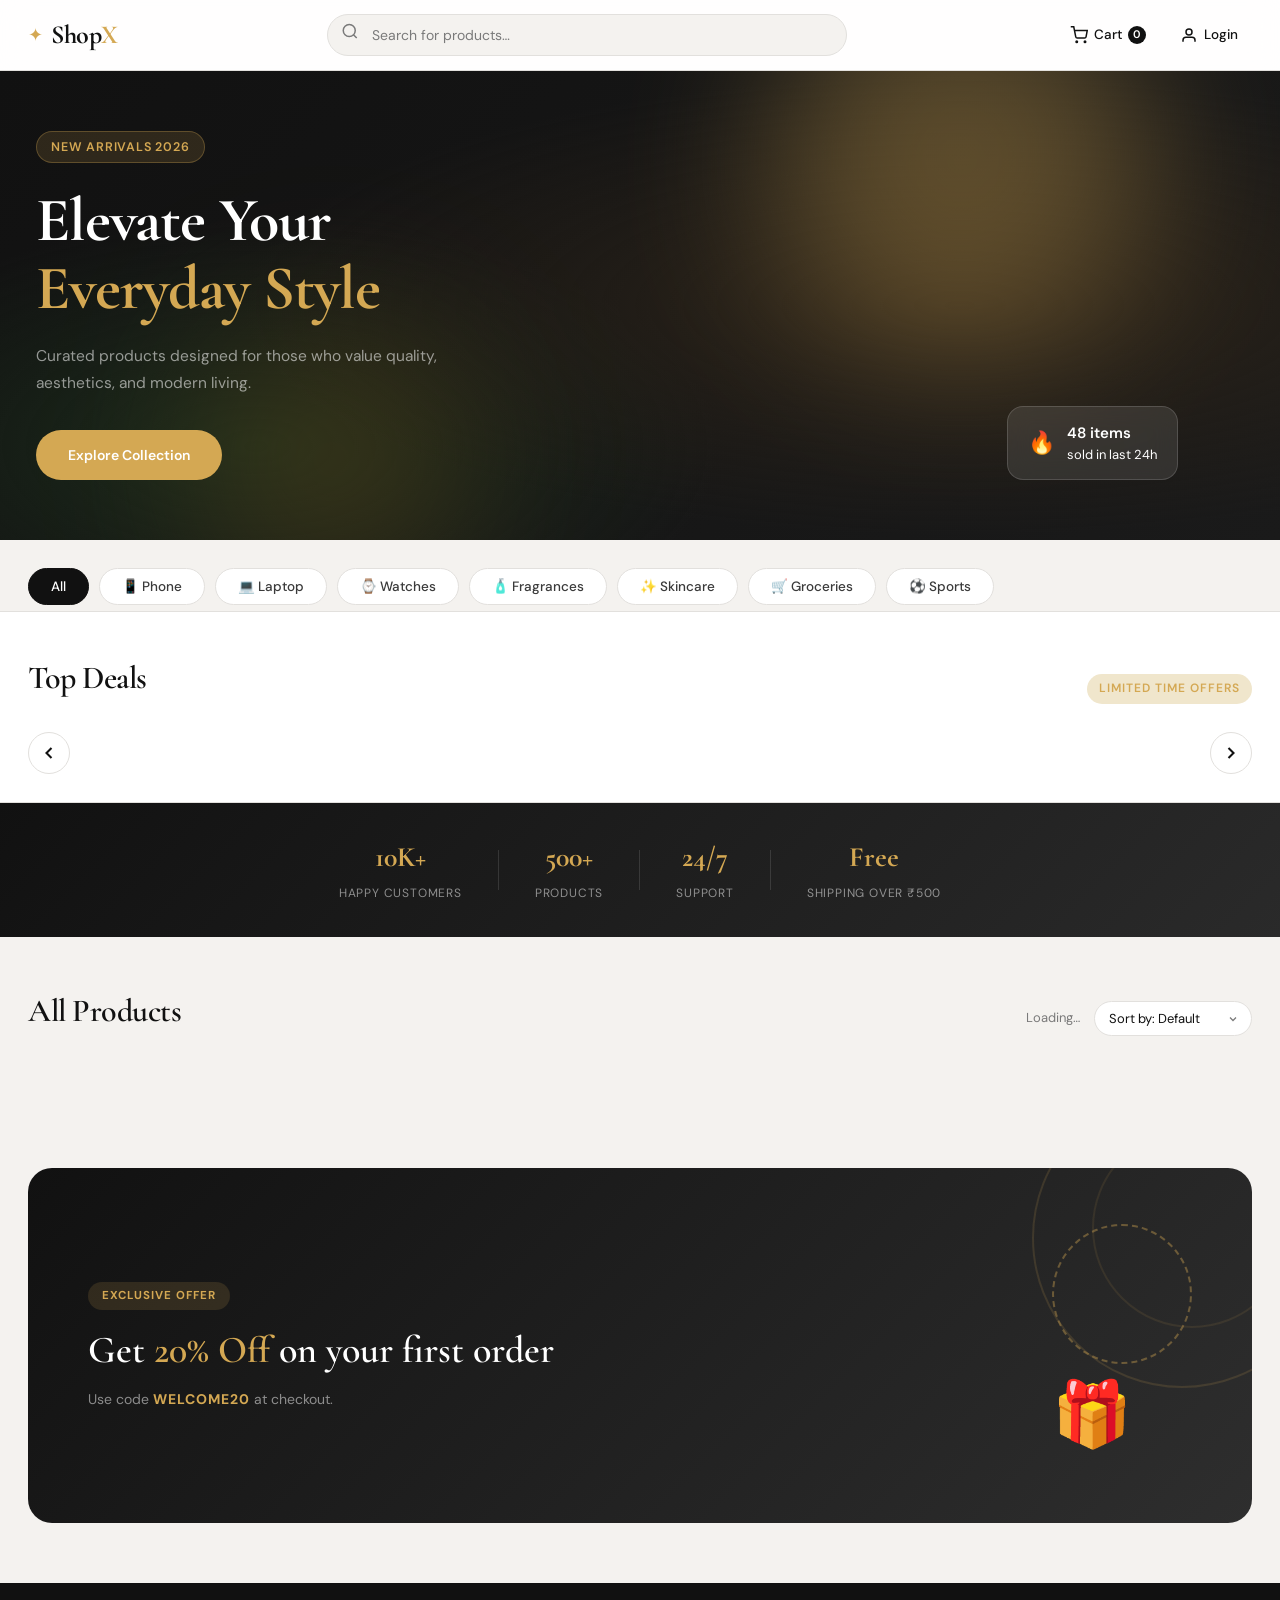
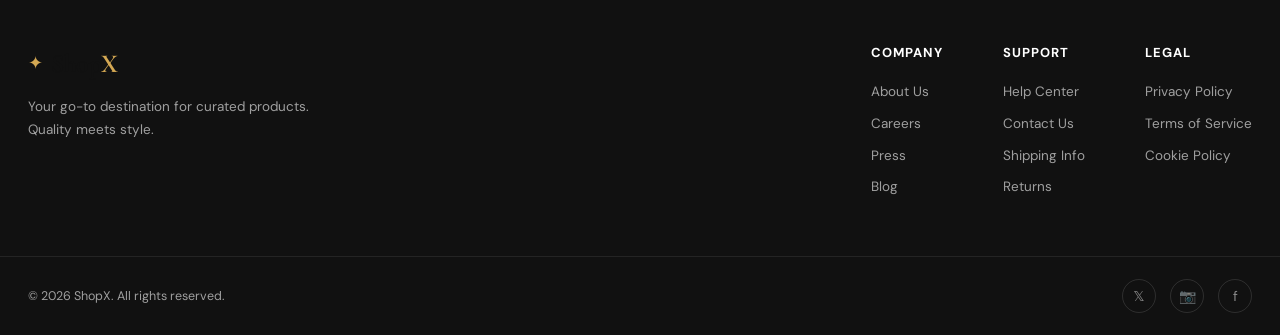
<file: index.html>
<!DOCTYPE html>
<html lang="en">
<head>
  <meta charset="UTF-8" />
  <meta name="viewport" content="width=device-width, initial-scale=1.0"/>
  <title>ShopX – Online Store</title>
  <link rel="preconnect" href="https://fonts.googleapis.com">
  <link rel="preconnect" href="https://fonts.gstatic.com" crossorigin>
  <link href="https://fonts.googleapis.com/css2?family=Cormorant+Garamond:wght@400;500;600;700&family=DM+Sans:wght@300;400;500;600&display=swap" rel="stylesheet">
  <link rel="stylesheet" href="css/style.css" />
</head>
<body>

  <!-- LOADER -->
  <div class="page-loader" id="pageLoader">
    <div class="loader-ring"></div>
  </div>

  <!-- HEADER -->
  <header class="header" id="header">
    <div class="header-inner">
      <div class="logo">
        <span class="logo-icon">✦</span>
        <span class="logo-text">Shop<em>X</em></span>
      </div>

      <div class="search-wrap">
        <div class="search-icon">
          <svg width="18" height="18" viewBox="0 0 24 24" fill="none" stroke="currentColor" stroke-width="2"><circle cx="11" cy="11" r="8"/><path d="m21 21-4.35-4.35"/></svg>
        </div>
        <input type="text" id="searchBox" placeholder="Search for products…" autocomplete="off" />
        <div class="search-clear" id="searchClear">✕</div>
      </div>

      <nav class="header-actions">
        <span class="nav-btn orders" id="ordersBtn" style="display:none;">
          <svg width="18" height="18" viewBox="0 0 24 24" fill="none" stroke="currentColor" stroke-width="2"><path d="M9 11l3 3L22 4"/><path d="M21 12v7a2 2 0 0 1-2 2H5a2 2 0 0 1-2-2V5a2 2 0 0 1 2-2h11"/></svg>
          Orders
        </span>
        <span class="nav-btn cart" id="cartBtn">
          <svg width="18" height="18" viewBox="0 0 24 24" fill="none" stroke="currentColor" stroke-width="2"><circle cx="9" cy="21" r="1"/><circle cx="20" cy="21" r="1"/><path d="M1 1h4l2.68 13.39a2 2 0 0 0 2 1.61h9.72a2 2 0 0 0 2-1.61L23 6H6"/></svg>
          Cart
          <span class="cart-badge" id="cartBadge">0</span>
        </span>
        <span class="nav-btn account" id="accountBtn">
          <svg width="18" height="18" viewBox="0 0 24 24" fill="none" stroke="currentColor" stroke-width="2"><path d="M20 21v-2a4 4 0 0 0-4-4H8a4 4 0 0 0-4 4v2"/><circle cx="12" cy="8" r="4"/></svg>
          <span id="accountLabel">Login</span>
        </span>
      </nav>
    </div>
  </header>

  <!-- HERO BANNER -->
  <section class="hero">
    <div class="hero-bg"></div>
    <div class="hero-content">
      <p class="hero-tag">New Arrivals 2026</p>
      <h1 class="hero-title">Elevate Your<br><span>Everyday Style</span></h1>
      <p class="hero-sub">Curated products designed for those who value quality, aesthetics, and modern living.</p>
      <a href="#allProducts" class="hero-cta">Explore Collection</a>
    </div>
    <div class="hero-floating-card">
      <div class="floating-icon">🔥</div>
      <div class="floating-text">
        <strong>48 items</strong> sold in last 24h
      </div>
    </div>
  </section>

  <!-- CATEGORY PILLS -->
  <section class="categories">
    <div class="cat-scroll" id="catScroll">
      <button class="cat-pill active" data-cat="all">All</button>
      <button class="cat-pill" data-cat="phone">📱 Phone</button>
      <button class="cat-pill" data-cat="laptop">💻 Laptop</button>
      <button class="cat-pill" data-cat="smartwatches">⌚ Watches</button>
      <button class="cat-pill" data-cat="fragrances">🧴 Fragrances</button>
      <button class="cat-pill" data-cat="skincare">✨ Skincare</button>
      <button class="cat-pill" data-cat="groceries">🛒 Groceries</button>
      <button class="cat-pill" data-cat="sports">⚽ Sports</button>
    </div>
  </section>

  <!-- TOP DEALS SLIDER -->
  <section class="slider-section">
    <div class="section-head">
      <h2>Top Deals</h2>
      <span class="section-tag">Limited Time Offers</span>
    </div>
    <div class="slider-wrapper">
      <button class="slider-arrow slider-prev" id="sliderPrev">
        <svg width="20" height="20" viewBox="0 0 24 24" fill="none" stroke="currentColor" stroke-width="2.5"><path d="M15 18l-6-6 6-6"/></svg>
      </button>
      <div class="slider-track" id="sliderContainer"></div>
      <button class="slider-arrow slider-next" id="sliderNext">
        <svg width="20" height="20" viewBox="0 0 24 24" fill="none" stroke="currentColor" stroke-width="2.5"><path d="M9 18l6-6-6-6"/></svg>
      </button>
    </div>
  </section>

  <!-- STATS BAR -->
  <section class="stats-bar">
    <div class="stat-item"><span class="stat-num">10K+</span><span class="stat-label">Happy Customers</span></div>
    <div class="stat-divider"></div>
    <div class="stat-item"><span class="stat-num">500+</span><span class="stat-label">Products</span></div>
    <div class="stat-divider"></div>
    <div class="stat-item"><span class="stat-num">24/7</span><span class="stat-label">Support</span></div>
    <div class="stat-divider"></div>
    <div class="stat-item"><span class="stat-num">Free</span><span class="stat-label">Shipping Over ₹500</span></div>
  </section>

  <!-- ALL PRODUCTS -->
  <section class="products" id="allProducts">
    <div class="section-head">
      <h2>All Products</h2>
      <div class="product-controls">
        <span class="product-count" id="productCount">Loading…</span>
        <select class="sort-select" id="sortSelect">
          <option value="default">Sort by: Default</option>
          <option value="price-low">Price: Low to High</option>
          <option value="price-high">Price: High to Low</option>
          <option value="rating">Highest Rated</option>
        </select>
      </div>
    </div>
    <div class="product-grid" id="productGrid"></div>
    <div class="load-more-wrap">
      <button class="load-more-btn" id="loadMoreBtn" style="display:none;">
        <span>Load More</span>
        <svg width="16" height="16" viewBox="0 0 24 24" fill="none" stroke="currentColor" stroke-width="2.5"><path d="M12 5v14M5 12l7 7 7-7"/></svg>
      </button>
    </div>
  </section>

  <!-- PROMO BANNER -->
  <section class="promo-banner">
    <div class="promo-inner">
      <div class="promo-left">
        <p class="promo-tag">Exclusive Offer</p>
        <h3>Get <span>20% Off</span> on your first order</h3>
        <p class="promo-sub">Use code <strong>WELCOME20</strong> at checkout.</p>
      </div>
      <div class="promo-visual">
        <div class="promo-circle"></div>
        <div class="promo-emoji">🎁</div>
      </div>
    </div>
  </section>

  <!-- FOOTER -->
  <footer class="footer">
    <div class="footer-inner">
      <div class="footer-brand">
        <div class="logo" style="margin-bottom:12px;">
          <span class="logo-icon">✦</span>
          <span class="logo-text">Shop<em>X</em></span>
        </div>
        <p>Your go-to destination for curated products. Quality meets style.</p>
      </div>
      <div class="footer-links">
        <div class="footer-col">
          <h5>Company</h5>
          <a href="#">About Us</a>
          <a href="#">Careers</a>
          <a href="#">Press</a>
          <a href="#">Blog</a>
        </div>
        <div class="footer-col">
          <h5>Support</h5>
          <a href="#">Help Center</a>
          <a href="#">Contact Us</a>
          <a href="#">Shipping Info</a>
          <a href="#">Returns</a>
        </div>
        <div class="footer-col">
          <h5>Legal</h5>
          <a href="#">Privacy Policy</a>
          <a href="#">Terms of Service</a>
          <a href="#">Cookie Policy</a>
        </div>
      </div>
    </div>
    <div class="footer-bottom">
      <p>© 2026 ShopX. All rights reserved.</p>
      <div class="footer-socials">
        <a href="#" aria-label="Twitter">𝕏</a>
        <a href="#" aria-label="Instagram">📷</a>
        <a href="#" aria-label="Facebook">f</a>
      </div>
    </div>
  </footer>

  <!-- BACK TO TOP -->
  <button class="back-to-top" id="backToTop">
    <svg width="18" height="18" viewBox="0 0 24 24" fill="none" stroke="currentColor" stroke-width="2.5"><path d="M18 15l-6-6-6 6"/></svg>
  </button>

  <script src="js/home.js"></script>
  <script>
    // Cart click handler
    document.getElementById("cartBtn").addEventListener("click", () => {
      const user = sessionStorage.getItem("currentUser");
      window.location.href = user ? "cart.html" : "login.html?redirect=cart.html";
    });

    // Back to top
    const backToTop = document.getElementById("backToTop");
    window.addEventListener("scroll", () => {
      backToTop.classList.toggle("visible", window.scrollY > 600);
    });
    backToTop.addEventListener("click", () => window.scrollTo({ top: 0, behavior: "smooth" }));

    // Search clear button
    const searchBox = document.getElementById("searchBox");
    const searchClear = document.getElementById("searchClear");
    searchBox.addEventListener("input", () => {
      searchClear.style.display = searchBox.value ? "flex" : "none";
    });
    searchClear.addEventListener("click", () => {
      searchBox.value = "";
      searchClear.style.display = "none";
      loadProducts();
    });

    // Smooth scroll for hero CTA
    document.querySelector(".hero-cta").addEventListener("click", (e) => {
      e.preventDefault();
      document.getElementById("allProducts").scrollIntoView({ behavior: "smooth" });
    });
  </script>
</body>
</html>
</file>
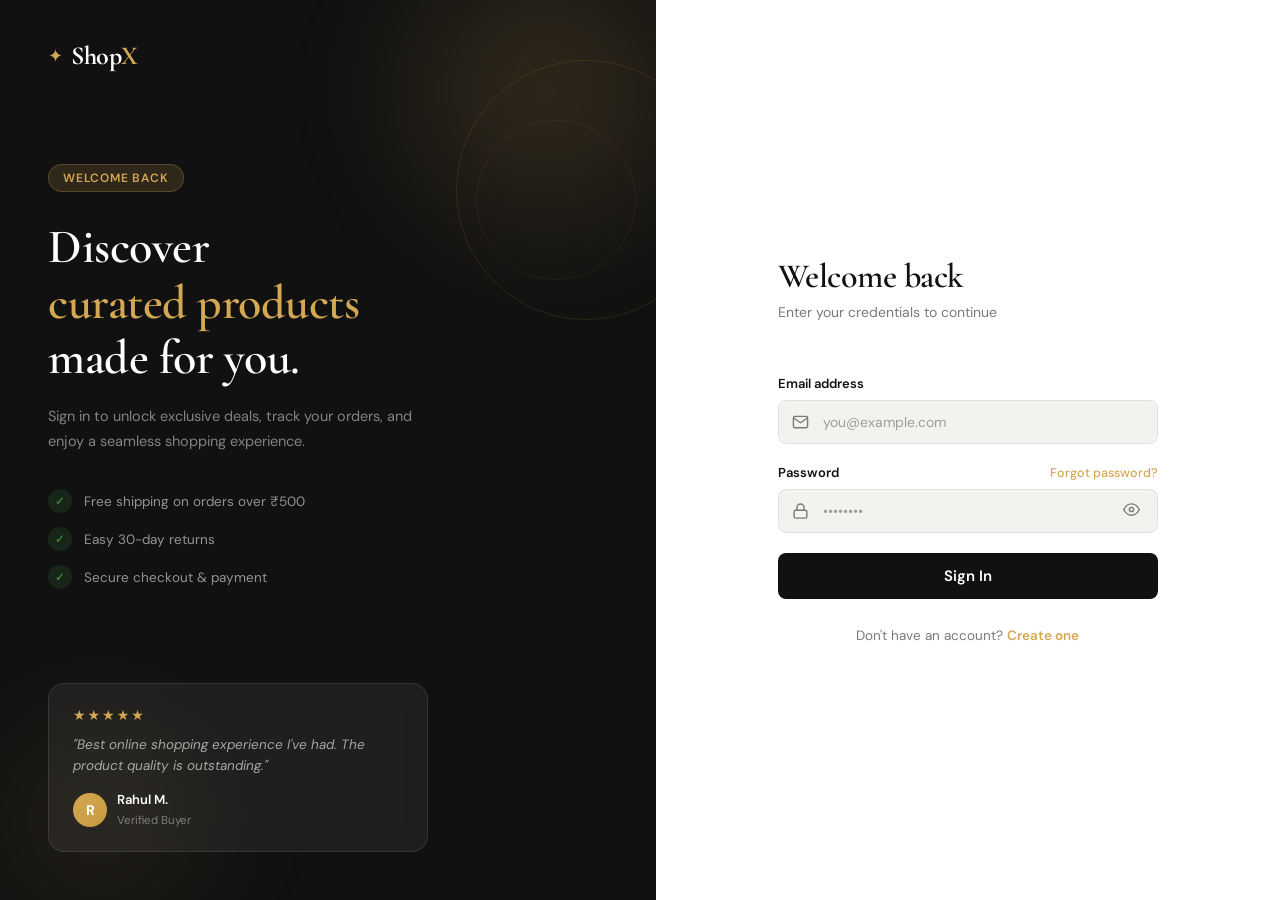
<file: cart.html>
<!DOCTYPE html>
<html lang="en">
<head>
  <meta charset="UTF-8" />
  <meta name="viewport" content="width=device-width, initial-scale=1.0" />
  <title>Shopping Cart - ShopX</title>
  <link rel="stylesheet" href="css/cart.css" />
  <link rel="preconnect" href="https://fonts.googleapis.com">
  <link rel="preconnect" href="https://fonts.gstatic.com" crossorigin>
  <link href="https://fonts.googleapis.com/css2?family=Outfit:wght@300;400;500;600;700&family=Playfair+Display:wght@600;700&display=swap" rel="stylesheet">
</head>
<body>

  <header class="header">
    <div class="header-content">
      <div class="logo">
        <svg width="32" height="32" viewBox="0 0 32 32" fill="none">
          <circle cx="16" cy="16" r="15" fill="currentColor" opacity="0.1"/>
          <path d="M12 10L20 16L12 22V10Z" fill="currentColor"/>
        </svg>
        <span>ShopX</span>
      </div>
      <nav class="header-nav">
        <button class="nav-btn orders-btn">
          <svg width="20" height="20" viewBox="0 0 24 24" fill="none" stroke="currentColor" stroke-width="2">
            <rect x="3" y="3" width="18" height="18" rx="2"/>
            <path d="M9 3v18M15 3v18"/>
          </svg>
          My Orders
        </button>
        <button class="nav-btn cart-btn">
          <svg width="20" height="20" viewBox="0 0 24 24" fill="none" stroke="currentColor" stroke-width="2">
            <circle cx="9" cy="21" r="1"/>
            <circle cx="20" cy="21" r="1"/>
            <path d="M1 1h4l2.68 13.39a2 2 0 002 1.61h9.72a2 2 0 002-1.61L23 6H6"/>
          </svg>
          <span class="cart-count">0</span>
        </button>
      </nav>
    </div>
  </header>

  <div class="page-container">
    <aside class="sidebar">
      <div class="sidebar-content">
        <h3>Shopping Cart</h3>
        <div class="cart-stats">
          <div class="stat-item">
            <span class="stat-label">Items</span>
            <span class="stat-value" id="itemCount">0</span>
          </div>
          <div class="stat-item">
            <span class="stat-label">Subtotal</span>
            <span class="stat-value">₹<span id="subtotalPrice">0</span></span>
          </div>
        </div>
        
        <div class="promo-section">
          <h4>Have a promo code?</h4>
          <div class="promo-input-group">
            <input type="text" placeholder="Enter code" id="promoCode" />
            <button class="promo-btn">Apply</button>
          </div>
        </div>

        <div class="order-summary">
          <h4>Order Summary</h4>
          <div class="summary-row">
            <span>Subtotal</span>
            <span>₹<span id="summarySubtotal">0</span></span>
          </div>
          <div class="summary-row">
            <span>Shipping</span>
            <span class="free-badge">FREE</span>
          </div>
          <div class="summary-row">
            <span>Tax (18%)</span>
            <span>₹<span id="taxAmount">0</span></span>
          </div>
          <div class="summary-divider"></div>
          <div class="summary-row total-row">
            <span>Total</span>
            <span class="total-amount">₹<span id="totalPrice">0</span></span>
          </div>
        </div>

        <button id="checkoutBtn" class="checkout-btn">
          <span>Proceed to Checkout</span>
          <svg width="20" height="20" viewBox="0 0 24 24" fill="none" stroke="currentColor" stroke-width="2">
            <path d="M5 12h14M12 5l7 7-7 7"/>
          </svg>
        </button>

        <div class="trust-badges">
          <div class="badge-item">
            <svg width="16" height="16" viewBox="0 0 24 24" fill="none" stroke="currentColor" stroke-width="2">
              <path d="M12 22s8-4 8-10V5l-8-3-8 3v7c0 6 8 10 8 10z"/>
            </svg>
            <span>Secure Checkout</span>
          </div>
          <div class="badge-item">
            <svg width="16" height="16" viewBox="0 0 24 24" fill="none" stroke="currentColor" stroke-width="2">
              <circle cx="12" cy="12" r="10"/>
              <path d="M9 12l2 2 4-4"/>
            </svg>
            <span>Easy Returns</span>
          </div>
        </div>
      </div>
    </aside>

    <main class="main-content">
      <div class="content-header">
        <h1>Your Shopping Cart</h1>
        <p class="subtitle">Review your items before checkout</p>
      </div>

      <div id="cartItems" class="cart-items-container">
        <!-- Cart items will load here -->
      </div>

      <div class="continue-shopping">
        <button class="continue-btn">
          <svg width="20" height="20" viewBox="0 0 24 24" fill="none" stroke="currentColor" stroke-width="2">
            <path d="M19 12H5M12 19l-7-7 7-7"/>
          </svg>
          Continue Shopping
        </button>
      </div>
    </main>
  </div>

  <div class="loading-overlay" id="loadingOverlay">
    <div class="spinner"></div>
  </div>

  <script src="js/cart.js"></script>
</body>
</html>
</file>
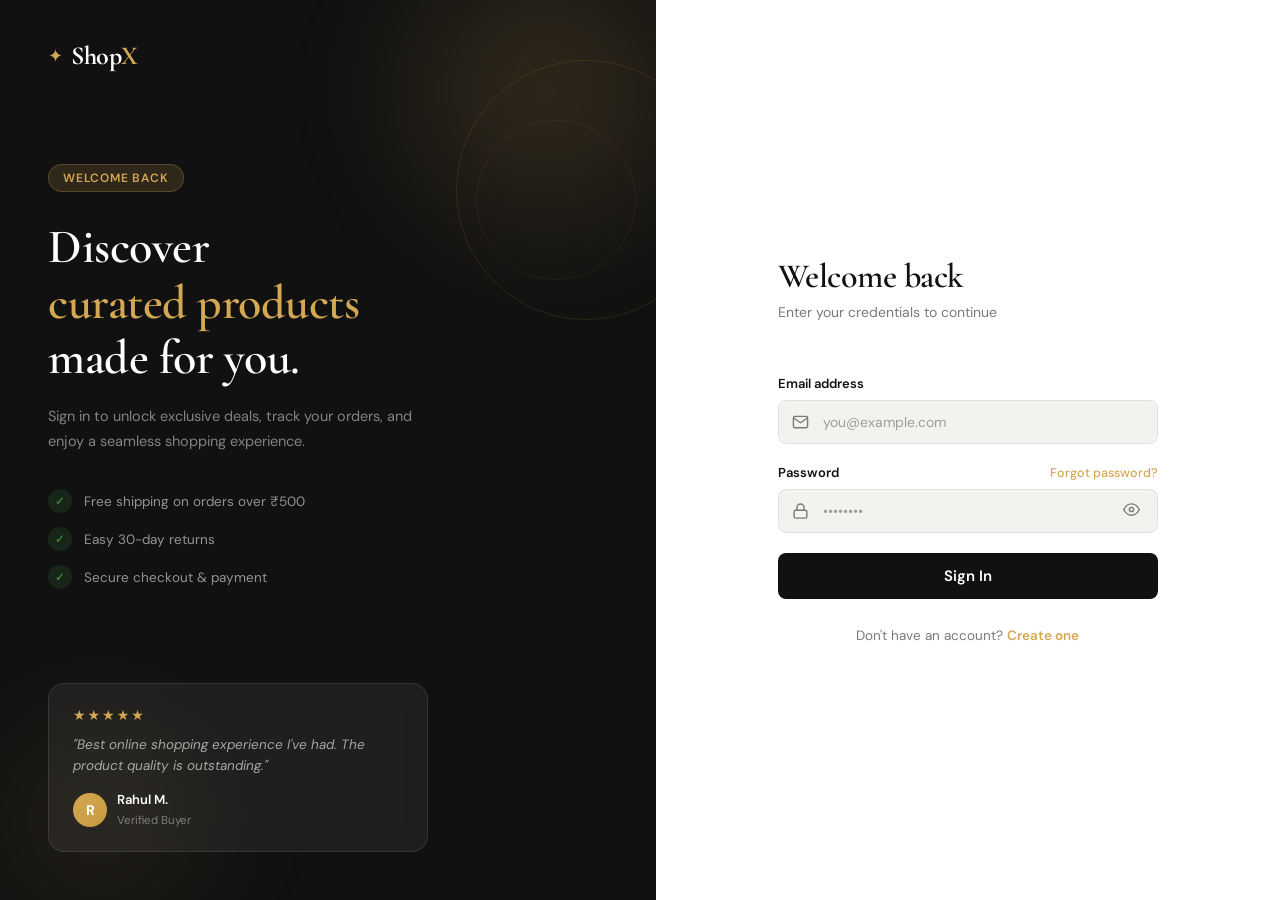
<file: checkout.html>
<!DOCTYPE html>
<html lang="en">
<head>
  <meta charset="UTF-8" />
  <meta name="viewport" content="width=device-width, initial-scale=1.0" />
  <title>Checkout - ShopX</title>
  <link rel="stylesheet" href="css/checkout.css" />
  <link rel="preconnect" href="https://fonts.googleapis.com">
  <link rel="preconnect" href="https://fonts.gstatic.com" crossorigin>
  <link href="https://fonts.googleapis.com/css2?family=Outfit:wght@300;400;500;600;700&family=Playfair+Display:wght@600;700&display=swap" rel="stylesheet">
</head>
<body>

  <header class="header">
    <div class="header-content">
      <div class="logo">
        <svg width="32" height="32" viewBox="0 0 32 32" fill="none">
          <circle cx="16" cy="16" r="15" fill="currentColor" opacity="0.1"/>
          <path d="M12 10L20 16L12 22V10Z" fill="currentColor"/>
        </svg>
        <span>ShopX</span>
      </div>
      <nav class="header-nav">
        <button class="nav-btn orders-btn">
          <svg width="20" height="20" viewBox="0 0 24 24" fill="none" stroke="currentColor" stroke-width="2">
            <rect x="3" y="3" width="18" height="18" rx="2"/>
            <path d="M9 3v18M15 3v18"/>
          </svg>
          My Orders
        </button>
        <button class="nav-btn cart-btn">
          <svg width="20" height="20" viewBox="0 0 24 24" fill="none" stroke="currentColor" stroke-width="2">
            <circle cx="9" cy="21" r="1"/>
            <circle cx="20" cy="21" r="1"/>
            <path d="M1 1h4l2.68 13.39a2 2 0 002 1.61h9.72a2 2 0 002-1.61L23 6H6"/>
          </svg>
          <span class="cart-count">0</span>
        </button>
      </nav>
    </div>
  </header>

  <!-- Progress Indicator -->
  <div class="progress-container">
    <div class="progress-steps">
      <div class="step completed">
        <div class="step-icon">
          <svg width="20" height="20" viewBox="0 0 24 24" fill="none" stroke="currentColor" stroke-width="2">
            <circle cx="9" cy="21" r="1"/>
            <circle cx="20" cy="21" r="1"/>
            <path d="M1 1h4l2.68 13.39a2 2 0 002 1.61h9.72a2 2 0 002-1.61L23 6H6"/>
          </svg>
        </div>
        <span class="step-label">Cart</span>
      </div>
      <div class="step-line completed"></div>
      <div class="step active">
        <div class="step-icon">
          <svg width="20" height="20" viewBox="0 0 24 24" fill="none" stroke="currentColor" stroke-width="2">
            <path d="M20 21v-2a4 4 0 00-4-4H8a4 4 0 00-4 4v2"/>
            <circle cx="12" cy="7" r="4"/>
          </svg>
        </div>
        <span class="step-label">Checkout</span>
      </div>
      <div class="step-line"></div>
      <div class="step">
        <div class="step-icon">
          <svg width="20" height="20" viewBox="0 0 24 24" fill="none" stroke="currentColor" stroke-width="2">
            <rect x="2" y="5" width="20" height="14" rx="2"/>
            <path d="M2 10h20"/>
          </svg>
        </div>
        <span class="step-label">Payment</span>
      </div>
      <div class="step-line"></div>
      <div class="step">
        <div class="step-icon">
          <svg width="20" height="20" viewBox="0 0 24 24" fill="none" stroke="currentColor" stroke-width="2">
            <circle cx="12" cy="12" r="10"/>
            <path d="M9 12l2 2 4-4"/>
          </svg>
        </div>
        <span class="step-label">Confirmation</span>
      </div>
    </div>
  </div>

  <div class="page-container">
    <main class="main-content">
      <div class="content-header">
        <h1>Checkout</h1>
        <p class="subtitle">Complete your order details</p>
      </div>

      <form id="checkoutForm" class="checkout-form">
        <!-- Shipping Information -->
        <section class="form-section">
          <div class="section-header">
            <svg width="24" height="24" viewBox="0 0 24 24" fill="none" stroke="currentColor" stroke-width="2">
              <path d="M3 9l9-7 9 7v11a2 2 0 01-2 2H5a2 2 0 01-2-2z"/>
              <path d="M9 22V12h6v10"/>
            </svg>
            <h2>Shipping Information</h2>
          </div>

          <div class="form-grid">
            <div class="form-group full-width">
              <label for="fullName">
                Full Name <span class="required">*</span>
              </label>
              <input 
                type="text" 
                id="fullName" 
                placeholder="Enter your full name"
                required 
              />
            </div>

            <div class="form-group">
              <label for="email">
                Email Address <span class="required">*</span>
              </label>
              <input 
                type="email" 
                id="email" 
                placeholder="you@example.com"
                required 
              />
            </div>

            <div class="form-group">
              <label for="phone">
                Phone Number <span class="required">*</span>
              </label>
              <input 
                type="tel" 
                id="phone" 
                placeholder="+91 XXXXX XXXXX"
                required 
              />
            </div>

            <div class="form-group full-width">
              <label for="address">
                Shipping Address <span class="required">*</span>
              </label>
              <textarea 
                id="address" 
                rows="3"
                placeholder="Enter your complete address"
                required
              ></textarea>
            </div>

            <div class="form-group">
              <label for="city">
                City <span class="required">*</span>
              </label>
              <input 
                type="text" 
                id="city" 
                placeholder="Enter city"
                required 
              />
            </div>

            <div class="form-group">
              <label for="pincode">
                PIN Code <span class="required">*</span>
              </label>
              <input 
                type="text" 
                id="pincode" 
                placeholder="Enter PIN code"
                pattern="[0-9]{6}"
                required 
              />
            </div>
          </div>
        </section>

        <!-- Payment Method -->
        <section class="form-section">
          <div class="section-header">
            <svg width="24" height="24" viewBox="0 0 24 24" fill="none" stroke="currentColor" stroke-width="2">
              <rect x="2" y="5" width="20" height="14" rx="2"/>
              <path d="M2 10h20"/>
            </svg>
            <h2>Payment Method</h2>
          </div>

          <div class="payment-methods">
            <label class="payment-option">
              <input type="radio" name="paymentMethod" value="upi" id="paymentUPI" checked />
              <div class="payment-card">
                <div class="payment-icon">
                  <svg width="32" height="32" viewBox="0 0 24 24" fill="none" stroke="currentColor" stroke-width="2">
                    <path d="M12 2L2 7l10 5 10-5-10-5z"/>
                    <path d="M2 17l10 5 10-5M2 12l10 5 10-5"/>
                  </svg>
                </div>
                <div class="payment-details">
                  <h3>UPI Payment</h3>
                  <p>Pay using UPI apps</p>
                </div>
                <div class="payment-check">
                  <svg width="20" height="20" viewBox="0 0 24 24" fill="none" stroke="currentColor" stroke-width="3">
                    <path d="M20 6L9 17l-5-5"/>
                  </svg>
                </div>
              </div>
            </label>

            <label class="payment-option">
              <input type="radio" name="paymentMethod" value="wallet" id="paymentWallet" />
              <div class="payment-card">
                <div class="payment-icon">
                  <svg width="32" height="32" viewBox="0 0 24 24" fill="none" stroke="currentColor" stroke-width="2">
                    <path d="M21 12V7a2 2 0 00-2-2H5a2 2 0 00-2 2v10a2 2 0 002 2h7"/>
                    <path d="M16 17a2 2 0 100 4 2 2 0 000-4zm0 0v-4"/>
                  </svg>
                </div>
                <div class="payment-details">
                  <h3>Digital Wallet</h3>
                  <p>Paytm, PhonePe, Google Pay</p>
                </div>
                <div class="payment-check">
                  <svg width="20" height="20" viewBox="0 0 24 24" fill="none" stroke="currentColor" stroke-width="3">
                    <path d="M20 6L9 17l-5-5"/>
                  </svg>
                </div>
              </div>
            </label>
          </div>
        </section>

        <!-- Submit Button -->
        <div class="form-actions">
          <button type="button" class="btn-secondary" onclick="window.location.href='cart.html'">
            <svg width="20" height="20" viewBox="0 0 24 24" fill="none" stroke="currentColor" stroke-width="2">
              <path d="M19 12H5M12 19l-7-7 7-7"/>
            </svg>
            Back to Cart
          </button>
          <button type="submit" class="btn-primary">
            <span>Proceed to Payment</span>
            <svg width="20" height="20" viewBox="0 0 24 24" fill="none" stroke="currentColor" stroke-width="2">
              <path d="M5 12h14M12 5l7 7-7 7"/>
            </svg>
          </button>
        </div>
      </form>
    </main>

    <aside class="sidebar">
      <div class="sidebar-content">
        <h3>Order Summary</h3>

        <div id="cartItems" class="order-items">
          <!-- Cart items will load here -->
        </div>

        <div class="order-totals">
          <div class="total-row">
            <span>Subtotal</span>
            <span>₹<span id="subtotalPrice">0</span></span>
          </div>
          <div class="total-row">
            <span>Shipping</span>
            <span class="free-badge">FREE</span>
          </div>
          <div class="total-row">
            <span>Tax (18%)</span>
            <span>₹<span id="taxAmount">0</span></span>
          </div>
          <div class="total-divider"></div>
          <div class="total-row grand-total">
            <span>Total Amount</span>
            <span class="total-amount">₹<span id="totalPrice">0</span></span>
          </div>
        </div>

        <div class="security-badge">
          <svg width="48" height="48" viewBox="0 0 24 24" fill="none" stroke="currentColor" stroke-width="1.5">
            <path d="M12 22s8-4 8-10V5l-8-3-8 3v7c0 6 8 10 8 10z"/>
            <path d="M9 12l2 2 4-4"/>
          </svg>
          <h4>Secure Checkout</h4>
          <p>Your information is protected with 256-bit SSL encryption</p>
        </div>
      </div>
    </aside>
  </div>

  <div class="loading-overlay" id="loadingOverlay">
    <div class="spinner"></div>
    <p>Processing your order...</p>
  </div>

  <script src="js/checkout.js"></script>
</body>
</html>
</file>
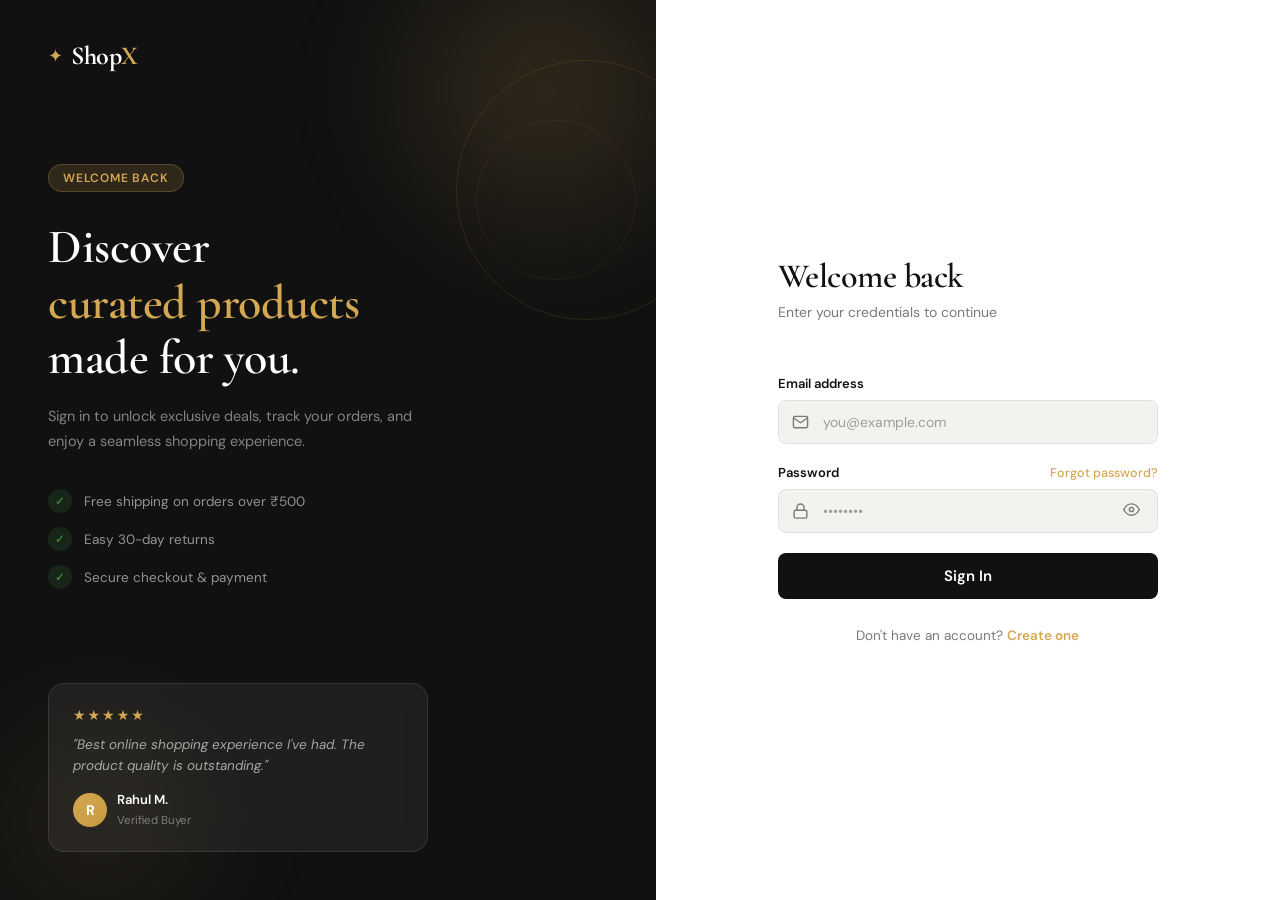
<file: login.html>
<!DOCTYPE html>
<html lang="en">
<head>
  <meta charset="UTF-8" />
  <meta name="viewport" content="width=device-width, initial-scale=1.0"/>
  <title>Login – ShopX</title>
  <link rel="preconnect" href="https://fonts.googleapis.com">
  <link rel="preconnect" href="https://fonts.gstatic.com" crossorigin>
  <link href="https://fonts.googleapis.com/css2?family=Cormorant+Garamond:wght@400;500;600;700&family=DM+Sans:wght@300;400;500;600&display=swap" rel="stylesheet">
  <link rel="stylesheet" href="css/login.css" />
</head>
<body>

  <div class="login-split">

    <!-- LEFT PANEL — Brand / Visual -->
    <div class="login-left">
      <div class="left-bg"></div>

      <header class="left-header">
        <a href="index.html" class="logo">
          <span class="logo-icon">✦</span>
          <span class="logo-text">Shop<em>X</em></span>
        </a>
      </header>

      <div class="left-content">
        <div class="left-tag">Welcome Back</div>
        <h2 class="left-title">Discover<br><span>curated products</span><br>made for you.</h2>
        <p class="left-sub">Sign in to unlock exclusive deals, track your orders, and enjoy a seamless shopping experience.</p>

        <!-- Trust bullets -->
        <div class="trust-list">
          <div class="trust-item">
            <span class="trust-icon">✓</span>
            <span>Free shipping on orders over ₹500</span>
          </div>
          <div class="trust-item">
            <span class="trust-icon">✓</span>
            <span>Easy 30-day returns</span>
          </div>
          <div class="trust-item">
            <span class="trust-icon">✓</span>
            <span>Secure checkout & payment</span>
          </div>
        </div>
      </div>

      <!-- Floating testimonial card -->
      <div class="testimonial-card">
        <div class="testimonial-stars">★★★★★</div>
        <p class="testimonial-text">"Best online shopping experience I've had. The product quality is outstanding."</p>
        <div class="testimonial-author">
          <div class="author-avatar">R</div>
          <div>
            <strong>Rahul M.</strong>
            <span>Verified Buyer</span>
          </div>
        </div>
      </div>
    </div>

    <!-- RIGHT PANEL — Form -->
    <div class="login-right">
      <div class="form-wrap">

        <div class="form-header">
          <h1>Welcome back</h1>
          <p>Enter your credentials to continue</p>
        </div>

        <!-- Social login stubs -->
        <div class="social-row">
          <button class="social-btn">
            <svg width="18" height="18" viewBox="0 0 24 24"><path fill="#4285F4" d="M22.56 12.25c0-.78-.07-1.53-.2-2.25H12v4.26h5.92c-.26 1.37-1.04 2.53-2.21 3.31v2.77h3.57c2.08-1.92 3.28-4.74 3.28-8.09z"/><path fill="#34A853" d="M12 23c2.97 0 5.46-.98 7.28-2.66l-3.57-2.77c-.98.66-2.23 1.06-3.71 1.06-2.86 0-5.29-1.93-6.16-4.53H2.18v2.84C3.99 20.53 7.7 23 12 23z"/><path fill="#FBBC05" d="M5.84 14.09c-.22-.66-.35-1.36-.35-2.09s.13-1.43.35-2.09V7.07H2.18C1.43 8.55 1 10.22 1 12s.43 3.45 1.18 4.93l2.85-2.22.81-.62z"/><path fill="#EA4335" d="M12 5.38c1.62 0 3.06.56 4.21 1.64l3.15-3.15C17.45 2.09 14.97 1 12 1 7.7 1 3.99 3.47 2.18 7.07l3.66 2.84c.87-2.6 3.3-4.53 6.16-4.53z"/></svg>
            Google
          </button>
          <button class="social-btn">
            <svg width="18" height="18" viewBox="0 0 24 24" fill="#000"><path d="M18.71 19.5c-.83 1.24-1.71 2.45-3.05 2.47-1.34.03-1.77-.79-3.29-.79-1.53 0-2 .77-3.27.82-1.31.05-2.3-1.32-3.14-2.53C4.25 17 2.94 12.45 4.7 9.39c.87-1.52 2.43-2.48 4.12-2.51 1.28-.02 2.5.87 3.29.87.78 0 2.26-1.07 3.8-.91.65.03 2.47.26 3.64 1.98-.09.06-2.17 1.28-2.15 3.81.03 3.02 2.65 4.03 2.68 4.04-.03.07-.42 1.44-1.38 2.83M13 3.5c.73-.83 1.94-1.46 2.94-1.5.13 1.17-.34 2.35-1.04 3.19-.69.85-1.83 1.51-2.95 1.42-.15-1.15.41-2.35 1.05-3.11z"/></svg>
            Apple
          </button>
        </div>

        <div class="divider-row">
          <span class="divider-line"></span>
          <span class="divider-text">or continue with email</span>
          <span class="divider-line"></span>
        </div>

        <form id="loginForm" novalidate>
          <div class="field">
            <label for="email">Email address</label>
            <div class="input-wrap">
              <span class="input-icon">
                <svg width="17" height="17" viewBox="0 0 24 24" fill="none" stroke="currentColor" stroke-width="2"><path d="M4 4h16c1.1 0 2 .9 2 2v12c0 1.1-.9 2-2 2H4c-1.1 0-2-.9-2-2V6c0-1.1.9-2 2-2z"/><polyline points="22,6 12,13 2,6"/></svg>
              </span>
              <input type="email" id="email" placeholder="you@example.com" autocomplete="email" />
            </div>
          </div>

          <div class="field">
            <div class="label-row">
              <label for="password">Password</label>
              <a href="#" class="forgot-link">Forgot password?</a>
            </div>
            <div class="input-wrap">
              <span class="input-icon">
                <svg width="17" height="17" viewBox="0 0 24 24" fill="none" stroke="currentColor" stroke-width="2"><rect x="3" y="11" width="18" height="11" rx="2" ry="2"/><path d="M7 11V7a5 5 0 0 1 10 0v4"/></svg>
              </span>
              <input type="password" id="password" placeholder="••••••••" autocomplete="current-password" />
              <button type="button" class="toggle-pw" id="togglePw">
                <svg class="eye-open" width="17" height="17" viewBox="0 0 24 24" fill="none" stroke="currentColor" stroke-width="2"><path d="M1 12s4-8 11-8 11 8 11 8-4 8-11 8-11-8-11-8z"/><circle cx="12" cy="12" r="3"/></svg>
                <svg class="eye-closed" width="17" height="17" viewBox="0 0 24 24" fill="none" stroke="currentColor" stroke-width="2" style="display:none;"><path d="M17.94 17.94A10.07 10.07 0 0 1 12 20c-7 0-11-8-11-8a18.45 18.45 0 0 1 5.06-5.94"/><path d="M9.9 4.24A9.12 9.12 0 0 1 12 4c7 0 11 8 11 8a18.5 18.5 0 0 1-2.16 3.19"/><line x1="1" y1="1" x2="23" y2="23"/></svg>
              </button>
            </div>
          </div>

          <!-- Error message -->
          <div class="error-box" id="errorBox" style="display:none;">
            <svg width="15" height="15" viewBox="0 0 24 24" fill="none" stroke="currentColor" stroke-width="2"><circle cx="12" cy="12" r="10"/><line x1="12" y1="8" x2="12" y2="12"/><line x1="12" y1="16" x2="12.01" y2="16"/></svg>
            <span id="errorMsg"></span>
          </div>

          <button type="submit" class="btn-login" id="btnLogin">
            <span class="btn-text">Sign In</span>
            <span class="btn-loader" id="btnLoader">
              <span class="mini-ring"></span>
            </span>
          </button>
        </form>

        <p class="signup-link">
          Don't have an account? <a href="register.html">Create one</a>
        </p>
      </div>
    </div>
  </div>

  <script src="js/login.js"></script>
</body>
</html>
</file>
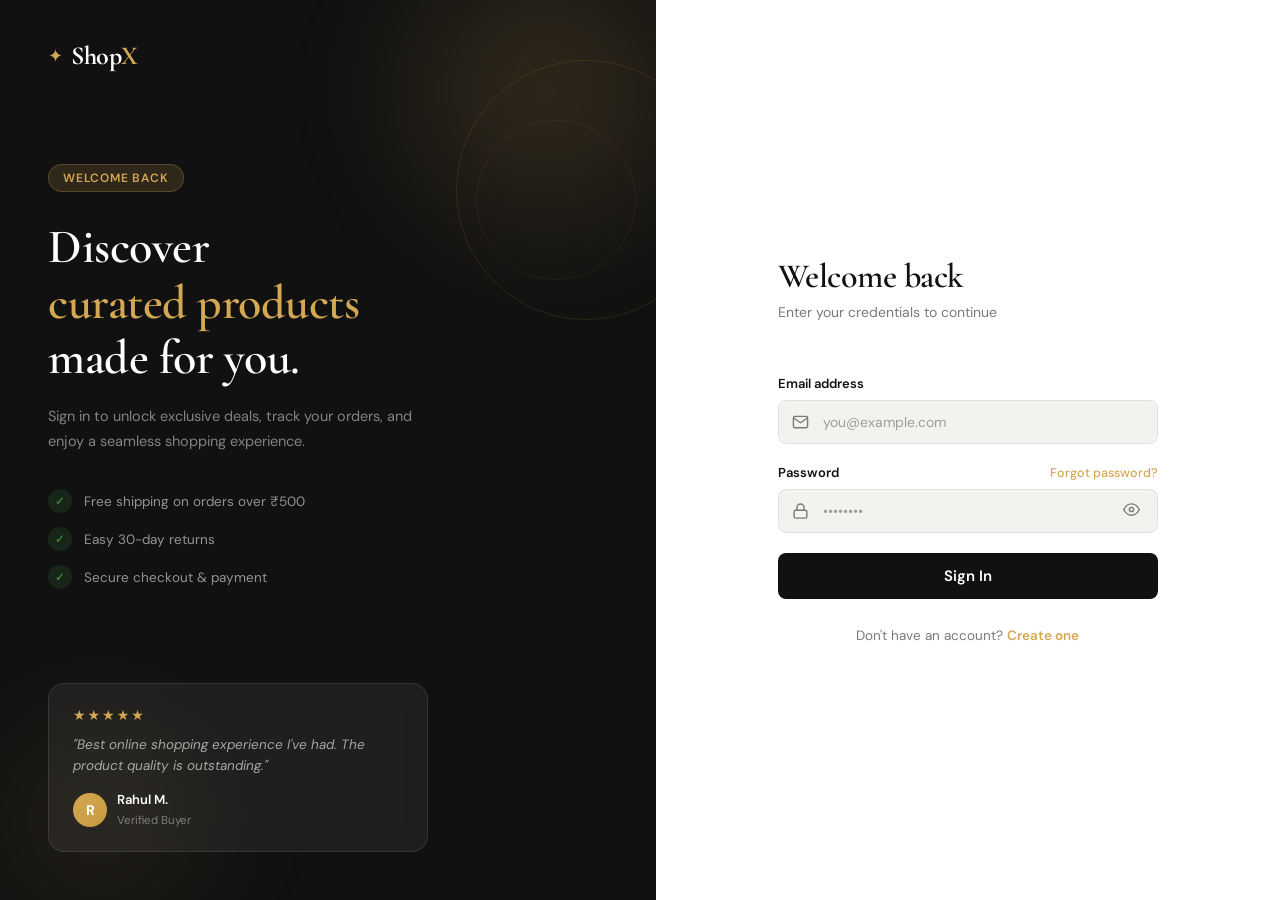
<file: orders.html>
<!DOCTYPE html>
<html lang="en">
<head>
  <meta charset="UTF-8" />
  <meta name="viewport" content="width=device-width, initial-scale=1.0" />
  <title>My Orders - ShopX</title>
  <link rel="stylesheet" href="css/orders.css" />
  <link rel="preconnect" href="https://fonts.googleapis.com">
  <link rel="preconnect" href="https://fonts.gstatic.com" crossorigin>
  <link href="https://fonts.googleapis.com/css2?family=Outfit:wght@300;400;500;600;700&family=Playfair+Display:wght@600;700&display=swap" rel="stylesheet">
</head>
<body>

  <header class="header">
    <div class="header-content">
      <div class="logo">
        <svg width="32" height="32" viewBox="0 0 32 32" fill="none">
          <circle cx="16" cy="16" r="15" fill="currentColor" opacity="0.1"/>
          <path d="M12 10L20 16L12 22V10Z" fill="currentColor"/>
        </svg>
        <span>ShopX</span>
      </div>
      <nav class="header-nav">
        <button class="nav-btn home-btn">
          <svg width="20" height="20" viewBox="0 0 24 24" fill="none" stroke="currentColor" stroke-width="2">
            <path d="M3 9l9-7 9 7v11a2 2 0 01-2 2H5a2 2 0 01-2-2z"/>
            <path d="M9 22V12h6v10"/>
          </svg>
          Home
        </button>
        <button class="nav-btn cart-btn">
          <svg width="20" height="20" viewBox="0 0 24 24" fill="none" stroke="currentColor" stroke-width="2">
            <circle cx="9" cy="21" r="1"/>
            <circle cx="20" cy="21" r="1"/>
            <path d="M1 1h4l2.68 13.39a2 2 0 002 1.61h9.72a2 2 0 002-1.61L23 6H6"/>
          </svg>
          <span class="cart-count">0</span>
        </button>
      </nav>
    </div>
  </header>

  <div class="page-container">
    <div class="orders-header">
      <div>
        <h1>My Orders</h1>
        <p class="subtitle">Track and manage your purchases</p>
      </div>
      <div class="orders-stats">
        <div class="stat-card">
          <div class="stat-number" id="totalOrders">0</div>
          <div class="stat-label">Total Orders</div>
        </div>
        <div class="stat-card">
          <div class="stat-number" id="completedOrders">0</div>
          <div class="stat-label">Completed</div>
        </div>
      </div>
    </div>

    <div class="filter-section">
      <div class="filter-buttons">
        <button class="filter-btn active" data-filter="all">
          All Orders
        </button>
        <button class="filter-btn" data-filter="PAID">
          <svg width="16" height="16" viewBox="0 0 24 24" fill="none" stroke="currentColor" stroke-width="2">
            <circle cx="12" cy="12" r="10"/>
            <path d="M9 12l2 2 4-4"/>
          </svg>
          Completed
        </button>
        <button class="filter-btn" data-filter="PENDING_PAYMENT">
          <svg width="16" height="16" viewBox="0 0 24 24" fill="none" stroke="currentColor" stroke-width="2">
            <circle cx="12" cy="12" r="10"/>
            <path d="M12 6v6l4 2"/>
          </svg>
          Pending
        </button>
      </div>
    </div>

    <div class="orders-container" id="ordersList">
      <!-- Orders will load here -->
    </div>
  </div>

  <!-- Order Details Modal -->
  <div class="modal-overlay" id="orderDetailsModal">
    <div class="modal-content order-modal">
      <div class="modal-header">
        <h2>Order Details</h2>
        <button class="modal-close" onclick="closeOrderModal()">
          <svg width="24" height="24" viewBox="0 0 24 24" fill="none" stroke="currentColor" stroke-width="2">
            <path d="M18 6L6 18M6 6l12 12"/>
          </svg>
        </button>
      </div>
      <div class="modal-body" id="orderDetailsContent">
        <!-- Order details will be populated here -->
      </div>
    </div>
  </div>

  <!-- Empty State -->
  <div class="empty-state" id="emptyState" style="display: none;">
    <svg class="empty-icon" width="120" height="120" viewBox="0 0 24 24" fill="none" stroke="currentColor" stroke-width="1.5">
      <rect x="3" y="3" width="18" height="18" rx="2"/>
      <path d="M9 3v18M15 3v18"/>
    </svg>
    <h2>No Orders Yet</h2>
    <p>You haven't placed any orders. Start shopping now!</p>
    <button class="btn-primary" onclick="window.location.href='index.html'">
      Start Shopping
      <svg width="20" height="20" viewBox="0 0 24 24" fill="none" stroke="currentColor" stroke-width="2">
        <path d="M5 12h14M12 5l7 7-7 7"/>
      </svg>
    </button>
  </div>

  <!-- Loading Overlay -->
  <div class="loading-overlay" id="loadingOverlay">
    <div class="spinner"></div>
    <p>Loading your orders...</p>
  </div>

  <script src="js/orders.js"></script>
</body>
</html>
</file>
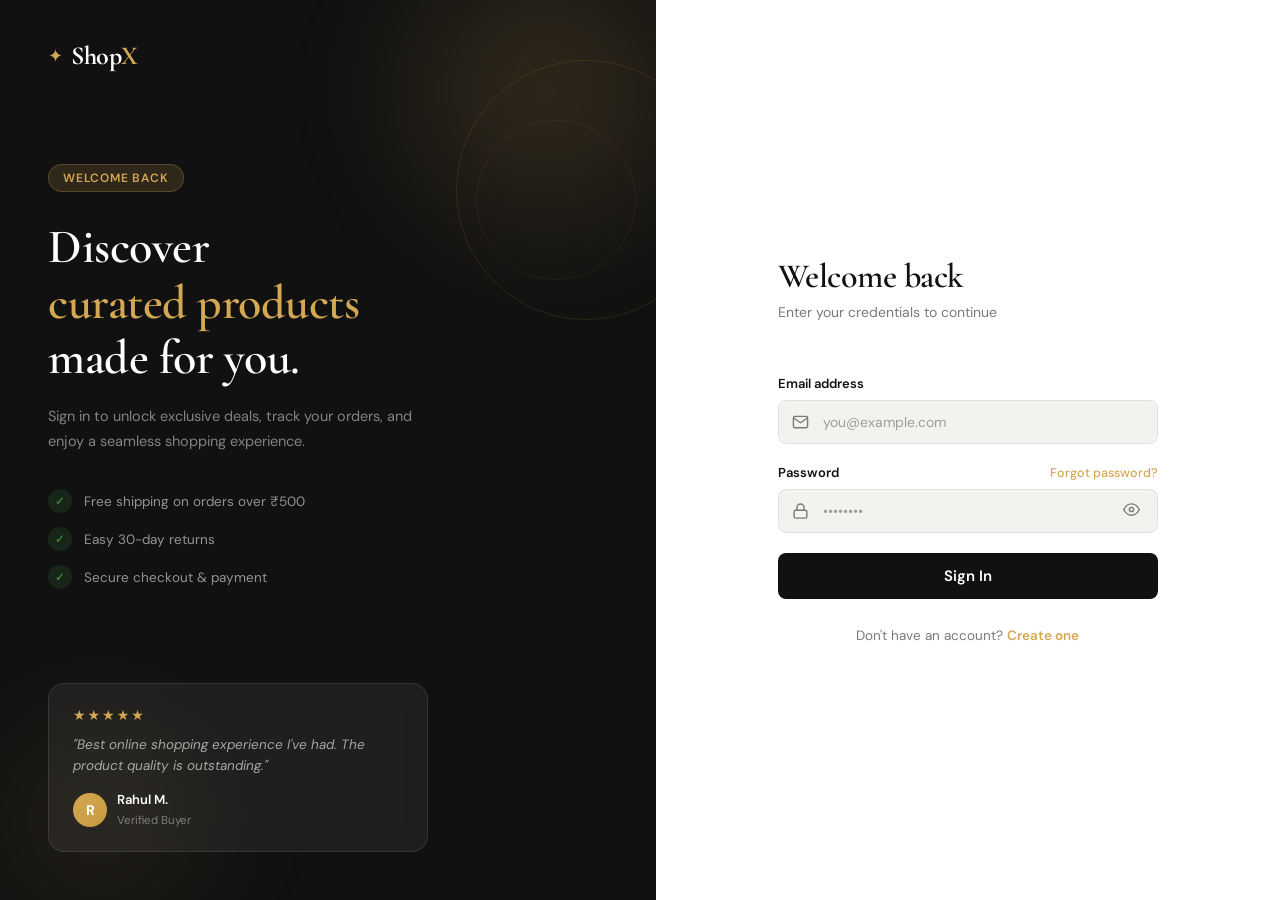
<file: payment.html>
<!DOCTYPE html>
<html lang="en">
<head>
  <meta charset="UTF-8" />
  <meta name="viewport" content="width=device-width, initial-scale=1.0" />
  <title>Payment - ShopX</title>
  <link rel="stylesheet" href="css/payment.css" />
  <link rel="preconnect" href="https://fonts.googleapis.com">
  <link rel="preconnect" href="https://fonts.gstatic.com" crossorigin>
  <link href="https://fonts.googleapis.com/css2?family=Outfit:wght@300;400;500;600;700&family=Playfair+Display:wght@600;700&display=swap" rel="stylesheet">
</head>
<body>

  <header class="header">
    <div class="header-content">
      <div class="logo">
        <svg width="32" height="32" viewBox="0 0 32 32" fill="none">
          <circle cx="16" cy="16" r="15" fill="currentColor" opacity="0.1"/>
          <path d="M12 10L20 16L12 22V10Z" fill="currentColor"/>
        </svg>
        <span>ShopX</span>
      </div>
      <nav class="header-nav">
        <button class="nav-btn orders-btn">
          <svg width="20" height="20" viewBox="0 0 24 24" fill="none" stroke="currentColor" stroke-width="2">
            <rect x="3" y="3" width="18" height="18" rx="2"/>
            <path d="M9 3v18M15 3v18"/>
          </svg>
          My Orders
        </button>
      </nav>
    </div>
  </header>

  <!-- Progress Indicator -->
  <div class="progress-container">
    <div class="progress-steps">
      <div class="step completed">
        <div class="step-icon">
          <svg width="20" height="20" viewBox="0 0 24 24" fill="none" stroke="currentColor" stroke-width="2">
            <circle cx="9" cy="21" r="1"/>
            <circle cx="20" cy="21" r="1"/>
            <path d="M1 1h4l2.68 13.39a2 2 0 002 1.61h9.72a2 2 0 002-1.61L23 6H6"/>
          </svg>
        </div>
        <span class="step-label">Cart</span>
      </div>
      <div class="step-line completed"></div>
      <div class="step completed">
        <div class="step-icon">
          <svg width="20" height="20" viewBox="0 0 24 24" fill="none" stroke="currentColor" stroke-width="2">
            <path d="M20 21v-2a4 4 0 00-4-4H8a4 4 0 00-4 4v2"/>
            <circle cx="12" cy="7" r="4"/>
          </svg>
        </div>
        <span class="step-label">Checkout</span>
      </div>
      <div class="step-line completed"></div>
      <div class="step active">
        <div class="step-icon">
          <svg width="20" height="20" viewBox="0 0 24 24" fill="none" stroke="currentColor" stroke-width="2">
            <rect x="2" y="5" width="20" height="14" rx="2"/>
            <path d="M2 10h20"/>
          </svg>
        </div>
        <span class="step-label">Payment</span>
      </div>
      <div class="step-line"></div>
      <div class="step">
        <div class="step-icon">
          <svg width="20" height="20" viewBox="0 0 24 24" fill="none" stroke="currentColor" stroke-width="2">
            <circle cx="12" cy="12" r="10"/>
            <path d="M9 12l2 2 4-4"/>
          </svg>
        </div>
        <span class="step-label">Confirmation</span>
      </div>
    </div>
  </div>

  <div class="page-container">
    <div class="payment-container">
      
      <!-- Payment Header -->
      <div class="payment-header">
        <div class="payment-icon-large">
          <svg width="64" height="64" viewBox="0 0 24 24" fill="none" stroke="currentColor" stroke-width="1.5">
            <rect x="2" y="5" width="20" height="14" rx="2"/>
            <path d="M2 10h20"/>
            <circle cx="7" cy="15" r="1" fill="currentColor"/>
          </svg>
        </div>
        <h1>Complete Your Payment</h1>
        <p class="subtitle">You're almost done! Just one more step.</p>
      </div>

      <!-- Payment Amount Card -->
      <div class="amount-card">
        <div class="amount-label">Total Amount</div>
        <div class="amount-value">₹<span id="totalAmount">0.00</span></div>
        <div class="order-id">Order ID: <span id="orderId">Loading...</span></div>
      </div>

      <!-- Payment Method Display -->
      <div class="payment-method-card" id="paymentMethodCard">
        <h3>Payment Method</h3>
        <div class="selected-method" id="selectedMethod">
          <!-- Payment method will be displayed here -->
        </div>
      </div>

      <!-- Payment Form/Action -->
      <div class="payment-action-card" id="paymentActionCard">
        <!-- Dynamic payment interface based on method -->
      </div>

      <!-- Pay Button -->
      <div class="payment-actions">
        <button class="btn-cancel" onclick="window.location.href='checkout.html'">
          <svg width="20" height="20" viewBox="0 0 24 24" fill="none" stroke="currentColor" stroke-width="2">
            <path d="M19 12H5M12 19l-7-7 7-7"/>
          </svg>
          Back to Checkout
        </button>
        <button class="btn-pay" id="payButton" onclick="payNow()">
          <svg width="20" height="20" viewBox="0 0 24 24" fill="none" stroke="currentColor" stroke-width="2">
            <path d="M12 22s8-4 8-10V5l-8-3-8 3v7c0 6 8 10 8 10z"/>
            <path d="M9 12l2 2 4-4"/>
          </svg>
          <span>Complete Payment</span>
        </button>
      </div>

      <!-- Security Info -->
      <div class="security-info">
        <div class="security-item">
          <svg width="20" height="20" viewBox="0 0 24 24" fill="none" stroke="currentColor" stroke-width="2">
            <rect x="3" y="11" width="18" height="11" rx="2" ry="2"/>
            <path d="M7 11V7a5 5 0 0110 0v4"/>
          </svg>
          <span>256-bit SSL Encrypted</span>
        </div>
        <div class="security-item">
          <svg width="20" height="20" viewBox="0 0 24 24" fill="none" stroke="currentColor" stroke-width="2">
            <path d="M12 22s8-4 8-10V5l-8-3-8 3v7c0 6 8 10 8 10z"/>
          </svg>
          <span>100% Secure Payment</span>
        </div>
        <div class="security-item">
          <svg width="20" height="20" viewBox="0 0 24 24" fill="none" stroke="currentColor" stroke-width="2">
            <circle cx="12" cy="12" r="10"/>
            <path d="M9 12l2 2 4-4"/>
          </svg>
          <span>Money Back Guarantee</span>
        </div>
      </div>

    </div>
  </div>

  <!-- Success Modal -->
  <div class="modal-overlay" id="successModal">
    <div class="modal-content success-modal">
      <div class="success-icon">
        <svg width="80" height="80" viewBox="0 0 24 24" fill="none" stroke="currentColor" stroke-width="2">
          <circle cx="12" cy="12" r="10"/>
          <path d="M9 12l2 2 4-4"/>
        </svg>
      </div>
      <h2>Payment Successful!</h2>
      <p>Your order has been confirmed and is being processed.</p>
      <div class="modal-order-id">Order ID: <span id="modalOrderId"></span></div>
      <button class="btn-modal" onclick="goToOrders()">View My Orders</button>
    </div>
  </div>

  <!-- Loading Overlay -->
  <div class="loading-overlay" id="loadingOverlay">
    <div class="spinner"></div>
    <p>Processing payment...</p>
  </div>

  <script src="js/payment.js"></script>
</body>
</html>
</file>
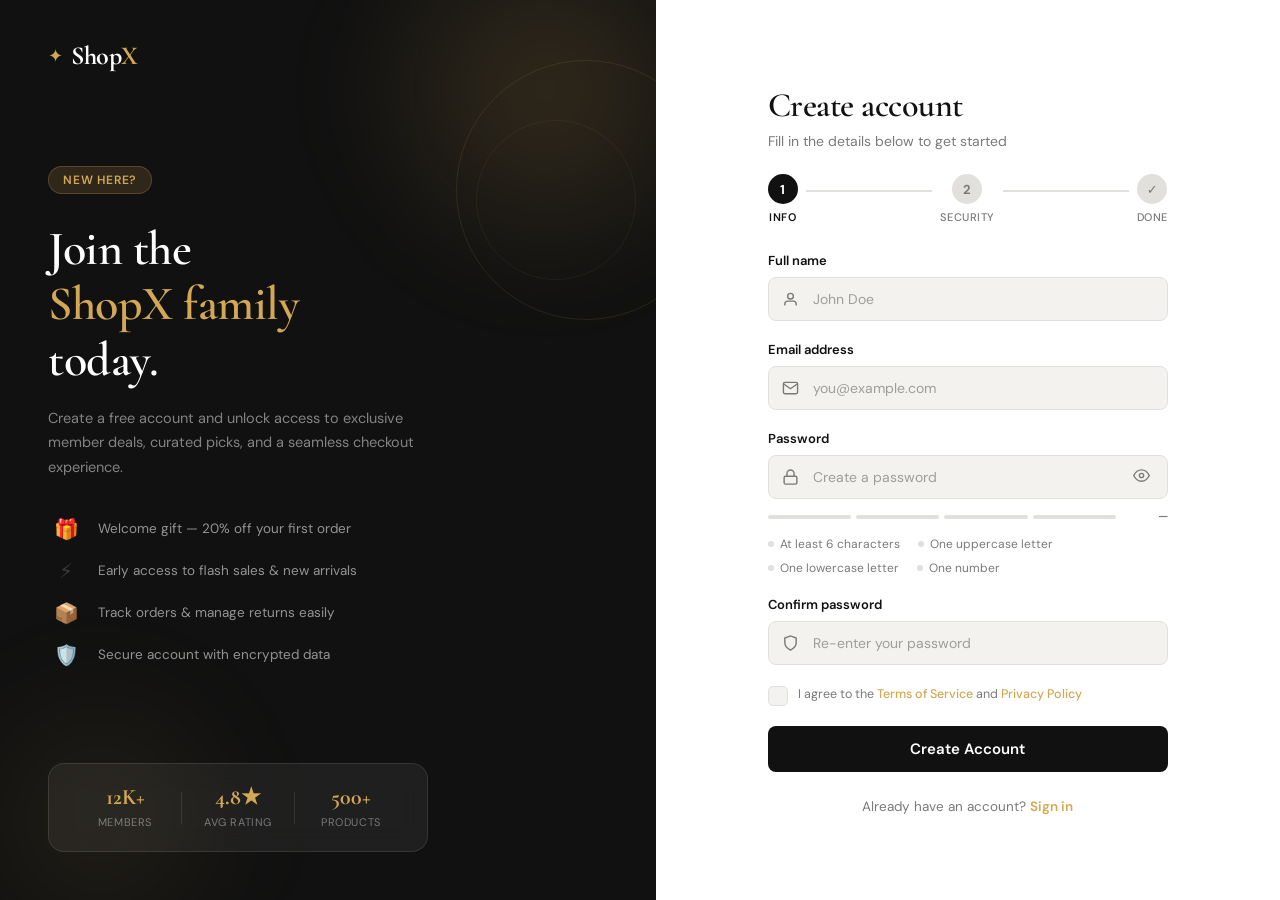
<file: register.html>
<!DOCTYPE html>
<html lang="en">
<head>
  <meta charset="UTF-8" />
  <meta name="viewport" content="width=device-width, initial-scale=1.0"/>
  <title>Create Account – ShopX</title>
  <link rel="preconnect" href="https://fonts.googleapis.com">
  <link rel="preconnect" href="https://fonts.gstatic.com" crossorigin>
  <link href="https://fonts.googleapis.com/css2?family=Cormorant+Garamond:wght@400;500;600;700&family=DM+Sans:wght@300;400;500;600&display=swap" rel="stylesheet">
  <link rel="stylesheet" href="css/register.css" />
</head>
<body>

  <div class="login-split">

    <!-- LEFT PANEL -->
    <div class="login-left">
      <div class="left-bg"></div>

      <header class="left-header">
        <a href="index.html" class="logo">
          <span class="logo-icon">✦</span>
          <span class="logo-text">Shop<em>X</em></span>
        </a>
      </header>

      <div class="left-content">
        <div class="left-tag">New here?</div>
        <h2 class="left-title">Join the<br><span>ShopX family</span><br>today.</h2>
        <p class="left-sub">Create a free account and unlock access to exclusive member deals, curated picks, and a seamless checkout experience.</p>

        <!-- Perks -->
        <div class="trust-list">
          <div class="trust-item">
            <span class="trust-icon">🎁</span>
            <span>Welcome gift — 20% off your first order</span>
          </div>
          <div class="trust-item">
            <span class="trust-icon">⚡</span>
            <span>Early access to flash sales & new arrivals</span>
          </div>
          <div class="trust-item">
            <span class="trust-icon">📦</span>
            <span>Track orders & manage returns easily</span>
          </div>
          <div class="trust-item">
            <span class="trust-icon">🛡️</span>
            <span>Secure account with encrypted data</span>
          </div>
        </div>
      </div>

      <!-- Stats card -->
      <div class="stats-card">
        <div class="stat-row">
          <div class="stat-block">
            <span class="stat-num">12K+</span>
            <span class="stat-label">Members</span>
          </div>
          <div class="stat-divider"></div>
          <div class="stat-block">
            <span class="stat-num">4.8★</span>
            <span class="stat-label">Avg Rating</span>
          </div>
          <div class="stat-divider"></div>
          <div class="stat-block">
            <span class="stat-num">500+</span>
            <span class="stat-label">Products</span>
          </div>
        </div>
      </div>
    </div>

    <!-- RIGHT PANEL -->
    <div class="login-right">
      <div class="form-wrap">

        <div class="form-header">
          <h1>Create account</h1>
          <p>Fill in the details below to get started</p>
        </div>

        <!-- Progress steps -->
        <div class="steps">
          <div class="step active" id="stepInfo">
            <span class="step-num">1</span>
            <span class="step-label">Info</span>
          </div>
          <div class="step-line"></div>
          <div class="step" id="stepSecurity">
            <span class="step-num">2</span>
            <span class="step-label">Security</span>
          </div>
          <div class="step-line"></div>
          <div class="step" id="stepDone">
            <span class="step-num">✓</span>
            <span class="step-label">Done</span>
          </div>
        </div>

        <form id="registerForm" novalidate>

          <!-- Name field -->
          <div class="field" id="fieldName">
            <label for="name">Full name</label>
            <div class="input-wrap">
              <span class="input-icon">
                <svg width="17" height="17" viewBox="0 0 24 24" fill="none" stroke="currentColor" stroke-width="2"><path d="M20 21v-2a4 4 0 0 0-4-4H8a4 4 0 0 0-4 4v2"/><circle cx="12" cy="8" r="4"/></svg>
              </span>
              <input type="text" id="name" placeholder="John Doe" autocomplete="name" />
            </div>
          </div>

          <!-- Email field -->
          <div class="field" id="fieldEmail">
            <label for="email">Email address</label>
            <div class="input-wrap">
              <span class="input-icon">
                <svg width="17" height="17" viewBox="0 0 24 24" fill="none" stroke="currentColor" stroke-width="2"><path d="M4 4h16c1.1 0 2 .9 2 2v12c0 1.1-.9 2-2 2H4c-1.1 0-2-.9-2-2V6c0-1.1.9-2 2-2z"/><polyline points="22,6 12,13 2,6"/></svg>
              </span>
              <input type="email" id="email" placeholder="you@example.com" autocomplete="email" />
            </div>
          </div>

          <!-- Password field -->
          <div class="field" id="fieldPassword">
            <label for="password">Password</label>
            <div class="input-wrap">
              <span class="input-icon">
                <svg width="17" height="17" viewBox="0 0 24 24" fill="none" stroke="currentColor" stroke-width="2"><rect x="3" y="11" width="18" height="11" rx="2" ry="2"/><path d="M7 11V7a5 5 0 0 1 10 0v4"/></svg>
              </span>
              <input type="password" id="password" placeholder="Create a password" autocomplete="new-password" />
              <button type="button" class="toggle-pw" id="togglePw">
                <svg class="eye-open" width="17" height="17" viewBox="0 0 24 24" fill="none" stroke="currentColor" stroke-width="2"><path d="M1 12s4-8 11-8 11 8 11 8-4 8-11 8-11-8-11-8z"/><circle cx="12" cy="12" r="3"/></svg>
                <svg class="eye-closed" width="17" height="17" viewBox="0 0 24 24" fill="none" stroke="currentColor" stroke-width="2" style="display:none;"><path d="M17.94 17.94A10.07 10.07 0 0 1 12 20c-7 0-11-8-11-8a18.45 18.45 0 0 1 5.06-5.94"/><path d="M9.9 4.24A9.12 9.12 0 0 1 12 4c7 0 11 8 11 8a18.5 18.5 0 0 1-2.16 3.19"/><line x1="1" y1="1" x2="23" y2="23"/></svg>
              </button>
            </div>

            <!-- Strength meter -->
            <div class="strength-wrap">
              <div class="strength-bar">
                <div class="strength-seg" id="seg1"></div>
                <div class="strength-seg" id="seg2"></div>
                <div class="strength-seg" id="seg3"></div>
                <div class="strength-seg" id="seg4"></div>
              </div>
              <span class="strength-label" id="strengthLabel">—</span>
            </div>

            <!-- Password rules -->
            <div class="pw-rules" id="pwRules">
              <div class="pw-rule" id="ruleLen"><span class="rule-dot"></span> At least 6 characters</div>
              <div class="pw-rule" id="ruleUpper"><span class="rule-dot"></span> One uppercase letter</div>
              <div class="pw-rule" id="ruleLower"><span class="rule-dot"></span> One lowercase letter</div>
              <div class="pw-rule" id="ruleNum"><span class="rule-dot"></span> One number</div>
            </div>
          </div>

          <!-- Confirm Password -->
          <div class="field" id="fieldConfirm">
            <label for="confirmPassword">Confirm password</label>
            <div class="input-wrap">
              <span class="input-icon">
                <svg width="17" height="17" viewBox="0 0 24 24" fill="none" stroke="currentColor" stroke-width="2"><path d="M12 22s8-4 8-10V5l-8-3-8 3v7c0 6 8 10 8 10z"/></svg>
              </span>
              <input type="password" id="confirmPassword" placeholder="Re-enter your password" autocomplete="new-password" />
              <span class="confirm-check" id="confirmCheck" style="display:none;">
                <svg width="16" height="16" viewBox="0 0 24 24" fill="none" stroke="currentColor" stroke-width="2.5"><path d="M20 6L9 17l-5-5"/></svg>
              </span>
            </div>
          </div>

          <!-- Terms checkbox -->
          <label class="checkbox-row">
            <input type="checkbox" id="termsCheck" class="checkbox-input" />
            <span class="checkbox-custom"></span>
            <span class="checkbox-label">I agree to the <a href="#">Terms of Service</a> and <a href="#">Privacy Policy</a></span>
          </label>

          <!-- Error box -->
          <div class="error-box" id="errorBox" style="display:none;">
            <svg width="15" height="15" viewBox="0 0 24 24" fill="none" stroke="currentColor" stroke-width="2"><circle cx="12" cy="12" r="10"/><line x1="12" y1="8" x2="12" y2="12"/><line x1="12" y1="16" x2="12.01" y2="16"/></svg>
            <span id="errorMsg"></span>
          </div>

          <!-- Success box -->
          <div class="success-box" id="successBox" style="display:none;">
            <svg width="15" height="15" viewBox="0 0 24 24" fill="none" stroke="currentColor" stroke-width="2.5"><path d="M22 11.08V12a10 10 0 1 1-5.93-9.14"/><polyline points="22 4 12 14.01 9 11.01"/></svg>
            <span id="successMsg"></span>
          </div>

          <button type="submit" class="btn-register" id="btnRegister">
            <span class="btn-text">Create Account</span>
            <span class="btn-loader" id="btnLoader">
              <span class="mini-ring"></span>
            </span>
          </button>
        </form>

        <p class="login-link">
          Already have an account? <a href="login.html">Sign in</a>
        </p>
      </div>
    </div>
  </div>

  <script src="js/register.js"></script>
</body>
</html>
</file>
<file: css/style.css>
/* ============================================================
   SHOPX — PREMIUM E-COMMERCE THEME
   ============================================================ */

:root {
  --clr-bg: #f4f2ef;
  --clr-surface: #ffffff;
  --clr-dark: #111111;
  --clr-dark2: #1e1e1e;
  --clr-text: #3a3a3a;
  --clr-muted: #7a7a7a;
  --clr-border: #e2e0dd;
  --clr-accent: #d4a853;
  --clr-accent-light: #f0e6cc;
  --clr-red: #e53935;
  --clr-green: #43a047;
  --shadow-sm: 0 2px 8px rgba(0,0,0,0.06);
  --shadow-md: 0 6px 24px rgba(0,0,0,0.1);
  --shadow-lg: 0 16px 48px rgba(0,0,0,0.14);
  --radius: 12px;
  --radius-sm: 8px;
  --transition: 0.3s cubic-bezier(.4,0,.2,1);
  --font-display: 'Cormorant Garamond', Georgia, serif;
  --font-body: 'DM Sans', system-ui, sans-serif;
}

*, *::before, *::after { box-sizing: border-box; margin: 0; padding: 0; }

html { scroll-behavior: smooth; }

body {
  font-family: var(--font-body);
  background: var(--clr-bg);
  color: var(--clr-text);
  line-height: 1.6;
  -webkit-font-smoothing: antialiased;
  overflow-x: hidden;
}

a { text-decoration: none; color: inherit; }

/* ============================================================
   PAGE LOADER
   ============================================================ */
.page-loader {
  position: fixed; inset: 0;
  background: var(--clr-surface);
  z-index: 9999;
  display: flex; align-items: center; justify-content: center;
  transition: opacity 0.4s, visibility 0.4s;
}
.page-loader.done { opacity: 0; visibility: hidden; }

.loader-ring {
  width: 40px; height: 40px;
  border: 3px solid var(--clr-border);
  border-top-color: var(--clr-accent);
  border-radius: 50%;
  animation: spin 0.7s linear infinite;
}
@keyframes spin { to { transform: rotate(360deg); } }

/* ============================================================
   HEADER
   ============================================================ */
.header {
  position: sticky; top: 0; z-index: 100;
  background: rgba(255,255,255,0.92);
  backdrop-filter: blur(14px);
  -webkit-backdrop-filter: blur(14px);
  border-bottom: 1px solid var(--clr-border);
  transition: box-shadow var(--transition);
}
.header.scrolled { box-shadow: var(--shadow-sm); }

.header-inner {
  max-width: 1320px; margin: 0 auto;
  display: flex; align-items: center; justify-content: space-between;
  padding: 14px 28px; gap: 20px;
}

/* Logo */
.logo { display: flex; align-items: center; gap: 8px; flex-shrink: 0; }
.logo-icon { color: var(--clr-accent); font-size: 18px; }
.logo-text { font-family: var(--font-display); font-size: 26px; font-weight: 700; color: var(--clr-dark); letter-spacing: -0.5px; }
.logo-text em { font-style: normal; color: var(--clr-accent); }

/* Search */
.search-wrap {
  position: relative; flex: 1; max-width: 520px;
}
.search-wrap .search-icon {
  position: absolute; left: 14px; top: 50%; transform: translateY(-50%);
  color: var(--clr-muted); pointer-events: none;
}
.search-wrap input {
  width: 100%; padding: 11px 40px 11px 44px;
  border: 1.5px solid var(--clr-border);
  border-radius: 100px;
  font-family: var(--font-body); font-size: 14px;
  background: var(--clr-bg);
  color: var(--clr-dark);
  transition: border-color var(--transition), box-shadow var(--transition), background var(--transition);
  outline: none;
}
.search-wrap input:focus {
  border-color: var(--clr-accent);
  box-shadow: 0 0 0 3px var(--clr-accent-light);
  background: #fff;
}
.search-wrap input::placeholder { color: var(--clr-muted); }
.search-clear {
  position: absolute; right: 14px; top: 50%; transform: translateY(-50%);
  font-size: 13px; color: var(--clr-muted); cursor: pointer;
  display: none; align-items: center; justify-content: center;
  width: 22px; height: 22px; border-radius: 50%;
  transition: background var(--transition);
}
.search-clear:hover { background: var(--clr-border); }

/* Nav actions */
.header-actions { display: flex; align-items: center; gap: 6px; flex-shrink: 0; }
.nav-btn {
  display: flex; align-items: center; gap: 6px;
  padding: 8px 14px; border-radius: 100px;
  font-size: 13.5px; font-weight: 500; color: var(--clr-dark);
  cursor: pointer; white-space: nowrap;
  transition: background var(--transition), color var(--transition);
  position: relative;
}
.nav-btn:hover { background: var(--clr-accent-light); color: var(--clr-accent); }
.nav-btn svg { flex-shrink: 0; transition: color var(--transition); }

.cart-badge {
  display: inline-flex; align-items: center; justify-content: center;
  min-width: 18px; height: 18px; padding: 0 5px;
  background: var(--clr-dark); color: #fff;
  font-size: 11px; font-weight: 600; border-radius: 100px;
  transition: background var(--transition), transform var(--transition);
}
.nav-btn:hover .cart-badge { background: var(--clr-accent); transform: scale(1.15); }

/* ============================================================
   HERO
   ============================================================ */
.hero {
  position: relative;
  min-height: 460px;
  display: flex; align-items: center;
  background: var(--clr-dark);
  overflow: hidden;
}
.hero-bg {
  position: absolute; inset: 0;
  background:
    radial-gradient(ellipse 80% 70% at 75% 50%, #2a2218 0%, transparent 70%),
    radial-gradient(ellipse 60% 80% at 20% 80%, #1a2a1a 0%, transparent 60%),
    linear-gradient(135deg, #111 0%, #1a1a1a 100%);
  opacity: 1;
}
/* Decorative orbs */
.hero-bg::before, .hero-bg::after {
  content: ''; position: absolute; border-radius: 50%;
  filter: blur(80px); opacity: 0.35;
}
.hero-bg::before { width: 380px; height: 380px; background: var(--clr-accent); top: -100px; right: 10%; }
.hero-bg::after { width: 280px; height: 280px; background: #6a4c1a; bottom: -60px; left: 15%; }

.hero-content {
  position: relative; z-index: 2;
  max-width: 1320px; margin: 0 auto; padding: 60px 28px;
  max-width: 600px; margin-left: calc((100vw - 1320px) / 2 + 28px);
}
.hero-tag {
  display: inline-block; padding: 5px 14px;
  background: rgba(212,168,83,0.15); color: var(--clr-accent);
  border: 1px solid rgba(212,168,83,0.3);
  border-radius: 100px; font-size: 12.5px; font-weight: 600;
  letter-spacing: 0.8px; text-transform: uppercase;
  margin-bottom: 24px;
  animation: fadeUp 0.7s ease both 0.3s;
}
.hero-title {
  font-family: var(--font-display); font-size: clamp(40px, 5.5vw, 62px);
  font-weight: 700; color: #fff; line-height: 1.1;
  letter-spacing: -1px; margin-bottom: 20px;
  animation: fadeUp 0.7s ease both 0.5s;
}
.hero-title span { color: var(--clr-accent); }
.hero-sub {
  font-size: 15.5px; color: rgba(255,255,255,0.55);
  max-width: 440px; line-height: 1.7; margin-bottom: 34px;
  animation: fadeUp 0.7s ease both 0.7s;
}
.hero-cta {
  display: inline-flex; align-items: center; gap: 8px;
  padding: 14px 32px;
  background: var(--clr-accent); color: #fff;
  border-radius: 100px; font-size: 14px; font-weight: 600;
  transition: background var(--transition), transform var(--transition), box-shadow var(--transition);
  animation: fadeUp 0.7s ease both 0.9s;
}
.hero-cta:hover {
  background: #c49a3f;
  transform: translateY(-2px);
  box-shadow: 0 8px 24px rgba(212,168,83,0.35);
}

/* Floating social proof card */
.hero-floating-card {
  position: absolute; right: 8%; bottom: 60px; z-index: 2;
  display: flex; align-items: center; gap: 12px;
  background: rgba(255,255,255,0.1);
  backdrop-filter: blur(12px);
  -webkit-backdrop-filter: blur(12px);
  border: 1px solid rgba(255,255,255,0.15);
  padding: 14px 20px; border-radius: 16px;
  animation: fadeUp 0.7s ease both 1.1s;
}
.floating-icon { font-size: 22px; }
.floating-text { color: #fff; font-size: 13px; }
.floating-text strong { display: block; font-size: 15px; font-weight: 600; }

@keyframes fadeUp {
  from { opacity: 0; transform: translateY(22px); }
  to { opacity: 1; transform: translateY(0); }
}

/* ============================================================
   CATEGORIES
   ============================================================ */
.categories { padding: 28px 28px 0; background: var(--clr-bg); }
.cat-scroll {
  max-width: 1320px; margin: 0 auto;
  display: flex; gap: 10px; overflow-x: auto;
  padding-bottom: 6px;
  scrollbar-width: none;
}
.cat-scroll::-webkit-scrollbar { display: none; }

.cat-pill {
  flex-shrink: 0; padding: 9px 22px;
  border: 1.5px solid var(--clr-border);
  border-radius: 100px;
  background: var(--clr-surface);
  font-family: var(--font-body); font-size: 13.5px; font-weight: 500;
  color: var(--clr-text); cursor: pointer;
  transition: all var(--transition);
}
.cat-pill:hover { border-color: var(--clr-accent); color: var(--clr-accent); }
.cat-pill.active {
  background: var(--clr-dark); color: #fff;
  border-color: var(--clr-dark);
}

/* ============================================================
   SECTION HEADS
   ============================================================ */
.section-head {
  max-width: 1320px; margin: 0 auto 28px;
  display: flex; align-items: flex-end; justify-content: space-between; gap: 12px;
  flex-wrap: wrap;
}
.section-head h2 {
  font-family: var(--font-display); font-size: 32px; font-weight: 600;
  color: var(--clr-dark); letter-spacing: -0.5px;
}
.section-tag {
  font-size: 12px; font-weight: 600; text-transform: uppercase;
  letter-spacing: 1px; color: var(--clr-accent);
  background: var(--clr-accent-light); padding: 5px 12px;
  border-radius: 100px;
}

/* ============================================================
   SLIDER
   ============================================================ */
.slider-section {
  padding: 40px 28px 28px;
  background: var(--clr-surface);
  border-top: 1px solid var(--clr-border);
  border-bottom: 1px solid var(--clr-border);
}
.slider-wrapper {
  max-width: 1320px; margin: 0 auto;
  position: relative; display: flex; align-items: center; gap: 12px;
}
.slider-track {
  flex: 1; display: flex; gap: 18px; overflow: hidden;
  transition: transform 0.45s cubic-bezier(.4,0,.2,1);
}
.slider-arrow {
  flex-shrink: 0; width: 42px; height: 42px;
  border: 1.5px solid var(--clr-border); background: var(--clr-surface);
  border-radius: 50%; display: flex; align-items: center; justify-content: center;
  cursor: pointer; color: var(--clr-dark);
  transition: all var(--transition);
}
.slider-arrow:hover { background: var(--clr-dark); color: #fff; border-color: var(--clr-dark); }

.slider-item {
  flex: 0 0 calc(25% - 14px);
  background: var(--clr-bg); border-radius: var(--radius);
  overflow: hidden; cursor: pointer;
  transition: transform var(--transition), box-shadow var(--transition);
  position: relative;
}
.slider-item:hover { transform: translateY(-4px); box-shadow: var(--shadow-md); }

.slider-item .deal-badge {
  position: absolute; top: 12px; left: 12px; z-index: 2;
  background: var(--clr-red); color: #fff;
  font-size: 11.5px; font-weight: 700; padding: 4px 10px;
  border-radius: 100px;
}
.slider-item img {
  width: 100%; height: 170px; object-fit: cover;
  transition: transform 0.5s ease;
}
.slider-item:hover img { transform: scale(1.05); }
.slider-item-info { padding: 14px; }
.slider-item-info h4 { font-size: 14px; font-weight: 600; color: var(--clr-dark); margin-bottom: 6px; white-space: nowrap; overflow: hidden; text-overflow: ellipsis; }
.slider-item-info .price { font-size: 15.5px; font-weight: 700; color: var(--clr-dark); }
.slider-item-info .price-old { font-size: 12.5px; color: var(--clr-muted); text-decoration: line-through; margin-left: 8px; }
.slider-item-info .rating { font-size: 12px; color: var(--clr-muted); margin-top: 4px; }
.slider-item-info .rating .star { color: var(--clr-accent); }

/* ============================================================
   STATS BAR
   ============================================================ */
.stats-bar {
  display: flex; justify-content: center; align-items: center; flex-wrap: wrap; gap: 16px;
  padding: 32px 28px;
  background: linear-gradient(135deg, var(--clr-dark) 0%, #2a2a2a 100%);
}
.stat-item { text-align: center; padding: 0 20px; }
.stat-num { display: block; font-family: var(--font-display); font-size: 28px; font-weight: 700; color: var(--clr-accent); }
.stat-label { font-size: 12px; color: rgba(255,255,255,0.5); text-transform: uppercase; letter-spacing: 0.8px; margin-top: 2px; }
.stat-divider { width: 1px; height: 40px; background: rgba(255,255,255,0.12); }

/* ============================================================
   PRODUCTS
   ============================================================ */
.products {
  padding: 48px 28px 60px;
  max-width: 1320px; margin: 0 auto;
}
.products > .section-head { max-width: 100%; }

.product-controls { display: flex; align-items: center; gap: 14px; }
.product-count { font-size: 13px; color: var(--clr-muted); }
.sort-select {
  padding: 8px 36px 8px 14px;
  border: 1.5px solid var(--clr-border); border-radius: 100px;
  background: var(--clr-surface) url("data:image/svg+xml,%3Csvg xmlns='http://www.w3.org/2000/svg' width='12' height='12' viewBox='0 0 24 24' fill='none' stroke='%237a7a7a' stroke-width='2.5'%3E%3Cpath d='M6 9l6 6 6-6'/%3E%3C/svg%3E") no-repeat right 12px center;
  -webkit-appearance: none; appearance: none;
  font-family: var(--font-body); font-size: 13px; color: var(--clr-dark);
  cursor: pointer; outline: none;
  transition: border-color var(--transition);
}
.sort-select:focus { border-color: var(--clr-accent); }

.product-grid {
  display: grid;
  grid-template-columns: repeat(auto-fill, minmax(248px, 1fr));
  gap: 22px;
}

.product-card {
  background: var(--clr-surface);
  border-radius: var(--radius); overflow: hidden;
  transition: transform var(--transition), box-shadow var(--transition);
  display: flex; flex-direction: column;
  animation: cardFadeIn 0.4s ease both;
}
@keyframes cardFadeIn {
  from { opacity: 0; transform: translateY(16px); }
  to { opacity: 1; transform: translateY(0); }
}
.product-card:hover { transform: translateY(-5px); box-shadow: var(--shadow-md); }

.card-img-wrap {
  position: relative; overflow: hidden;
  background: var(--clr-bg);
}
.card-img-wrap img {
  width: 100%; height: 210px; object-fit: cover;
  transition: transform 0.5s ease;
}
.product-card:hover .card-img-wrap img { transform: scale(1.06); }

.card-wishlist {
  position: absolute; top: 12px; right: 12px;
  width: 34px; height: 34px; border-radius: 50%;
  background: rgba(255,255,255,0.9); backdrop-filter: blur(4px);
  border: none; cursor: pointer;
  display: flex; align-items: center; justify-content: center;
  font-size: 16px; transition: transform var(--transition), background var(--transition);
  opacity: 0; transform: translateY(6px);
}
.product-card:hover .card-wishlist { opacity: 1; transform: translateY(0); }
.card-wishlist:hover { background: #fff; transform: scale(1.1) translateY(0); }

.card-rating {
  position: absolute; bottom: 10px; left: 12px;
  background: rgba(255,255,255,0.92); backdrop-filter: blur(4px);
  padding: 4px 10px; border-radius: 100px;
  font-size: 12px; font-weight: 600; color: var(--clr-dark);
  display: flex; align-items: center; gap: 4px;
}
.card-rating .star { color: var(--clr-accent); }

.card-body { padding: 16px; flex: 1; display: flex; flex-direction: column; }
.card-brand { font-size: 11.5px; color: var(--clr-muted); text-transform: uppercase; letter-spacing: 0.8px; font-weight: 600; margin-bottom: 4px; }
.card-title { font-size: 14.5px; font-weight: 600; color: var(--clr-dark); line-height: 1.4; margin-bottom: 8px; flex: 1; }
.card-price-row { display: flex; align-items: center; gap: 10px; margin-bottom: 14px; }
.card-price { font-size: 18px; font-weight: 700; color: var(--clr-dark); }
.card-price-old { font-size: 13px; color: var(--clr-muted); text-decoration: line-through; }
.card-discount { font-size: 11.5px; font-weight: 700; color: var(--clr-green); background: #e8f5e9; padding: 2px 8px; border-radius: 100px; }

.card-btn {
  width: 100%; padding: 11px;
  background: var(--clr-dark); color: #fff;
  border: none; border-radius: var(--radius-sm);
  font-family: var(--font-body); font-size: 13.5px; font-weight: 600;
  cursor: pointer; letter-spacing: 0.3px;
  transition: background var(--transition), transform var(--transition);
  margin-top: auto;
}
.card-btn:hover { background: var(--clr-accent); transform: translateY(-1px); }

/* Load More */
.load-more-wrap { text-align: center; margin-top: 44px; }
.load-more-btn {
  display: inline-flex; align-items: center; gap: 8px;
  padding: 13px 36px;
  background: transparent; color: var(--clr-dark);
  border: 1.5px solid var(--clr-dark); border-radius: 100px;
  font-family: var(--font-body); font-size: 14px; font-weight: 600;
  cursor: pointer; transition: all var(--transition);
}
.load-more-btn:hover { background: var(--clr-dark); color: #fff; }

/* ============================================================
   PROMO BANNER
   ============================================================ */
.promo-banner {
  padding: 0 28px 60px;
}
.promo-inner {
  max-width: 1320px; margin: 0 auto;
  background: linear-gradient(135deg, var(--clr-dark) 0%, #2e2e2e 100%);
  border-radius: 24px; overflow: hidden;
  display: flex; align-items: center; justify-content: space-between;
  padding: 56px 60px;
  position: relative;
}
.promo-inner::before {
  content: ''; position: absolute; top: -80px; right: -80px;
  width: 300px; height: 300px; border-radius: 50%;
  border: 2px solid rgba(212,168,83,0.15);
}
.promo-inner::after {
  content: ''; position: absolute; top: -40px; right: -40px;
  width: 200px; height: 200px; border-radius: 50%;
  border: 2px solid rgba(212,168,83,0.1);
}
.promo-tag {
  display: inline-block; padding: 5px 14px;
  background: rgba(212,168,83,0.15); color: var(--clr-accent);
  border-radius: 100px; font-size: 11.5px; font-weight: 700;
  text-transform: uppercase; letter-spacing: 1px; margin-bottom: 18px;
}
.promo-left h3 {
  font-family: var(--font-display); font-size: 38px; font-weight: 600; color: #fff;
  line-height: 1.2; margin-bottom: 14px;
}
.promo-left h3 span { color: var(--clr-accent); }
.promo-sub { font-size: 14px; color: rgba(255,255,255,0.5); }
.promo-sub strong { color: var(--clr-accent); letter-spacing: 1px; }

.promo-visual { position: relative; z-index: 1; }
.promo-circle {
  width: 140px; height: 140px; border-radius: 50%;
  border: 2px dashed rgba(212,168,83,0.4);
  display: flex; align-items: center; justify-content: center;
}
.promo-emoji { font-size: 64px; }

/* ============================================================
   FOOTER
   ============================================================ */
.footer {
  background: var(--clr-dark); color: rgba(255,255,255,0.6);
  padding-top: 60px;
}
.footer-inner {
  max-width: 1320px; margin: 0 auto; padding: 0 28px 48px;
  display: flex; justify-content: space-between; gap: 40px; flex-wrap: wrap;
}
.footer-brand { max-width: 300px; }
.footer-brand p { font-size: 13.5px; line-height: 1.7; margin-top: 8px; }
.footer-links { display: flex; gap: 60px; }
.footer-col h5 { color: #fff; font-size: 13px; font-weight: 700; text-transform: uppercase; letter-spacing: 1px; margin-bottom: 18px; }
.footer-col a { display: block; font-size: 13.5px; margin-bottom: 10px; transition: color var(--transition); }
.footer-col a:hover { color: var(--clr-accent); }

.footer-bottom {
  border-top: 1px solid rgba(255,255,255,0.08);
  padding: 22px 28px;
  max-width: 1320px; margin: 0 auto;
  display: flex; justify-content: space-between; align-items: center;
}
.footer-bottom p { font-size: 12.5px; }
.footer-socials { display: flex; gap: 14px; }
.footer-socials a {
  width: 34px; height: 34px; border-radius: 50%;
  border: 1px solid rgba(255,255,255,0.12);
  display: flex; align-items: center; justify-content: center;
  font-size: 14px; color: rgba(255,255,255,0.5);
  transition: all var(--transition);
}
.footer-socials a:hover { border-color: var(--clr-accent); color: var(--clr-accent); background: rgba(212,168,83,0.1); }

/* ============================================================
   BACK TO TOP
   ============================================================ */
.back-to-top {
  position: fixed; bottom: 32px; right: 32px; z-index: 50;
  width: 44px; height: 44px; border-radius: 50%;
  background: var(--clr-dark); color: #fff; border: none;
  display: flex; align-items: center; justify-content: center;
  cursor: pointer; box-shadow: var(--shadow-md);
  opacity: 0; transform: translateY(16px); visibility: hidden;
  transition: all var(--transition);
}
.back-to-top.visible { opacity: 1; transform: translateY(0); visibility: visible; }
.back-to-top:hover { background: var(--clr-accent); transform: translateY(-2px); }

/* ============================================================
   RESPONSIVE
   ============================================================ */
@media (max-width: 900px) {
  .slider-item { flex: 0 0 calc(33.33% - 12px); }
  .hero-floating-card { bottom: 30px; right: 4%; }
}
@media (max-width: 680px) {
  .header-inner { padding: 12px 16px; }
  .header-actions { gap: 2px; }
  .nav-btn span:not(.cart-badge) { display: none; }
  .nav-btn { padding: 8px 10px; }

  .hero { min-height: 380px; }
  .hero-content { margin-left: 0; padding: 50px 20px; max-width: 100%; }
  .hero-floating-card { display: none; }

  .categories { padding: 20px 16px 0; }
  .slider-section, .products { padding-left: 16px; padding-right: 16px; }
  .slider-item { flex: 0 0 calc(50% - 9px); }

  .product-grid { grid-template-columns: repeat(2, 1fr); gap: 12px; }
  .promo-inner { padding: 40px 28px; flex-direction: column; text-align: center; }
  .promo-left h3 { font-size: 28px; }
  .promo-visual { display: none; }

  .stats-bar { gap: 8px; }
  .stat-item { padding: 0 10px; }
  .stat-divider { height: 28px; }
  .footer-inner { flex-direction: column; gap: 32px; }
  .footer-links { gap: 32px; flex-wrap: wrap; }
}
</file>
<file: css/cart.css>
:root {
  --primary-color: #0f172a;
  --primary-light: #1e293b;
  --accent-color: #3b82f6;
  --accent-hover: #2563eb;
  --success-color: #10b981;
  --danger-color: #ef4444;
  --text-primary: #0f172a;
  --text-secondary: #64748b;
  --text-muted: #94a3b8;
  --bg-primary: #ffffff;
  --bg-secondary: #f8fafc;
  --bg-tertiary: #f1f5f9;
  --border-color: #e2e8f0;
  --shadow-sm: 0 1px 2px 0 rgba(0, 0, 0, 0.05);
  --shadow-md: 0 4px 6px -1px rgba(0, 0, 0, 0.1);
  --shadow-lg: 0 10px 15px -3px rgba(0, 0, 0, 0.1);
  --shadow-xl: 0 20px 25px -5px rgba(0, 0, 0, 0.1);
  --radius-sm: 8px;
  --radius-md: 12px;
  --radius-lg: 16px;
}

* {
  margin: 0;
  padding: 0;
  box-sizing: border-box;
}

body {
  font-family: 'Outfit', -apple-system, BlinkMacSystemFont, sans-serif;
  background: linear-gradient(135deg, #f8fafc 0%, #e2e8f0 100%);
  color: var(--text-primary);
  line-height: 1.6;
  min-height: 100vh;
  overflow-x: hidden;
}

/* ===========================
   HEADER
=========================== */
.header {
  background: var(--bg-primary);
  border-bottom: 1px solid var(--border-color);
  position: sticky;
  top: 0;
  z-index: 100;
  box-shadow: var(--shadow-sm);
  animation: slideDown 0.4s ease-out;
}

@keyframes slideDown {
  from {
    transform: translateY(-100%);
    opacity: 0;
  }
  to {
    transform: translateY(0);
    opacity: 1;
  }
}

.header-content {
  max-width: 1400px;
  margin: 0 auto;
  padding: 1rem 2rem;
  display: flex;
  justify-content: space-between;
  align-items: center;
}

.logo {
  display: flex;
  align-items: center;
  gap: 0.75rem;
  font-family: 'Playfair Display', serif;
  font-size: 1.5rem;
  font-weight: 700;
  color: var(--primary-color);
  cursor: pointer;
  transition: all 0.3s ease;
}

.logo svg {
  color: var(--accent-color);
  transition: transform 0.3s ease;
}

.logo:hover svg {
  transform: rotate(90deg);
}

.header-nav {
  display: flex;
  gap: 1rem;
  align-items: center;
}

.nav-btn {
  display: flex;
  align-items: center;
  gap: 0.5rem;
  padding: 0.625rem 1.25rem;
  border: 1px solid var(--border-color);
  background: var(--bg-primary);
  border-radius: var(--radius-md);
  font-family: 'Outfit', sans-serif;
  font-size: 0.875rem;
  font-weight: 500;
  color: var(--text-primary);
  cursor: pointer;
  transition: all 0.3s ease;
  position: relative;
  overflow: hidden;
}

.nav-btn::before {
  content: '';
  position: absolute;
  top: 50%;
  left: 50%;
  width: 0;
  height: 0;
  border-radius: 50%;
  background: var(--accent-color);
  transform: translate(-50%, -50%);
  transition: width 0.4s ease, height 0.4s ease;
  opacity: 0.1;
  z-index: 0;
}

.nav-btn:hover::before {
  width: 300px;
  height: 300px;
}

.nav-btn:hover {
  border-color: var(--accent-color);
  color: var(--accent-color);
  transform: translateY(-2px);
  box-shadow: var(--shadow-md);
}

.nav-btn svg {
  position: relative;
  z-index: 1;
}

.nav-btn span {
  position: relative;
  z-index: 1;
}

.cart-count {
  background: var(--accent-color);
  color: white;
  font-size: 0.75rem;
  font-weight: 600;
  padding: 0.125rem 0.5rem;
  border-radius: 12px;
  min-width: 24px;
  text-align: center;
}

/* ===========================
   PAGE LAYOUT
=========================== */
.page-container {
  max-width: 1400px;
  margin: 0 auto;
  padding: 2rem;
  display: grid;
  grid-template-columns: 1fr 400px;
  gap: 2rem;
  animation: fadeIn 0.6s ease-out;
}

@keyframes fadeIn {
  from {
    opacity: 0;
    transform: translateY(20px);
  }
  to {
    opacity: 1;
    transform: translateY(0);
  }
}

/* ===========================
   SIDEBAR
=========================== */
.sidebar {
  position: sticky;
  top: 100px;
  height: fit-content;
  order: 2;
}

.sidebar-content {
  background: var(--bg-primary);
  border-radius: var(--radius-lg);
  padding: 2rem;
  box-shadow: var(--shadow-lg);
  animation: slideInRight 0.6s ease-out;
}

@keyframes slideInRight {
  from {
    opacity: 0;
    transform: translateX(30px);
  }
  to {
    opacity: 1;
    transform: translateX(0);
  }
}

.sidebar-content h3 {
  font-family: 'Playfair Display', serif;
  font-size: 1.5rem;
  font-weight: 700;
  color: var(--primary-color);
  margin-bottom: 1.5rem;
}

.sidebar-content h4 {
  font-size: 0.875rem;
  font-weight: 600;
  color: var(--text-secondary);
  text-transform: uppercase;
  letter-spacing: 0.5px;
  margin-bottom: 1rem;
}

.cart-stats {
  display: grid;
  grid-template-columns: 1fr 1fr;
  gap: 1rem;
  margin-bottom: 2rem;
}

.stat-item {
  background: var(--bg-tertiary);
  padding: 1rem;
  border-radius: var(--radius-md);
  text-align: center;
  transition: all 0.3s ease;
}

.stat-item:hover {
  transform: translateY(-3px);
  box-shadow: var(--shadow-md);
}

.stat-label {
  display: block;
  font-size: 0.75rem;
  color: var(--text-muted);
  margin-bottom: 0.25rem;
  text-transform: uppercase;
  letter-spacing: 0.5px;
}

.stat-value {
  display: block;
  font-size: 1.25rem;
  font-weight: 700;
  color: var(--primary-color);
}

/* Promo Section */
.promo-section {
  margin-bottom: 2rem;
  padding-bottom: 2rem;
  border-bottom: 1px solid var(--border-color);
}

.promo-input-group {
  display: flex;
  gap: 0.5rem;
}

.promo-input-group input {
  flex: 1;
  padding: 0.75rem;
  border: 1px solid var(--border-color);
  border-radius: var(--radius-sm);
  font-family: 'Outfit', sans-serif;
  font-size: 0.875rem;
  transition: all 0.3s ease;
}

.promo-input-group input:focus {
  outline: none;
  border-color: var(--accent-color);
  box-shadow: 0 0 0 3px rgba(59, 130, 246, 0.1);
}

.promo-btn {
  padding: 0.75rem 1.25rem;
  background: var(--primary-color);
  color: white;
  border: none;
  border-radius: var(--radius-sm);
  font-family: 'Outfit', sans-serif;
  font-size: 0.875rem;
  font-weight: 600;
  cursor: pointer;
  transition: all 0.3s ease;
  white-space: nowrap;
}

.promo-btn:hover {
  background: var(--primary-light);
  transform: translateY(-2px);
  box-shadow: var(--shadow-md);
}

/* Order Summary */
.order-summary {
  margin-bottom: 2rem;
}

.summary-row {
  display: flex;
  justify-content: space-between;
  align-items: center;
  margin-bottom: 0.75rem;
  font-size: 0.875rem;
  color: var(--text-secondary);
}

.summary-row span:last-child {
  font-weight: 600;
  color: var(--text-primary);
}

.free-badge {
  background: linear-gradient(135deg, #10b981, #059669);
  color: white;
  font-size: 0.75rem;
  font-weight: 700;
  padding: 0.25rem 0.75rem;
  border-radius: 12px;
  text-transform: uppercase;
  letter-spacing: 0.5px;
}

.summary-divider {
  height: 1px;
  background: var(--border-color);
  margin: 1rem 0;
}

.total-row {
  font-size: 1rem;
  font-weight: 700;
  color: var(--primary-color);
  padding-top: 0.5rem;
}

.total-amount {
  font-size: 1.5rem;
  color: var(--accent-color);
}

/* Checkout Button */
.checkout-btn {
  width: 100%;
  padding: 1rem;
  background: linear-gradient(135deg, var(--accent-color), var(--accent-hover));
  color: white;
  border: none;
  border-radius: var(--radius-md);
  font-family: 'Outfit', sans-serif;
  font-size: 1rem;
  font-weight: 600;
  cursor: pointer;
  display: flex;
  align-items: center;
  justify-content: center;
  gap: 0.75rem;
  transition: all 0.3s ease;
  position: relative;
  overflow: hidden;
  margin-bottom: 1.5rem;
}

.checkout-btn::before {
  content: '';
  position: absolute;
  top: 0;
  left: -100%;
  width: 100%;
  height: 100%;
  background: linear-gradient(90deg, transparent, rgba(255,255,255,0.3), transparent);
  transition: left 0.5s ease;
}

.checkout-btn:hover::before {
  left: 100%;
}

.checkout-btn:hover {
  transform: translateY(-3px);
  box-shadow: 0 12px 24px -8px rgba(59, 130, 246, 0.4);
}

.checkout-btn:active {
  transform: translateY(-1px);
}

/* Trust Badges */
.trust-badges {
  display: flex;
  flex-direction: column;
  gap: 0.75rem;
}

.badge-item {
  display: flex;
  align-items: center;
  gap: 0.5rem;
  font-size: 0.75rem;
  color: var(--text-muted);
}

.badge-item svg {
  color: var(--success-color);
}

/* ===========================
   MAIN CONTENT
=========================== */
.main-content {
  order: 1;
}

.content-header {
  margin-bottom: 2rem;
  animation: slideInLeft 0.6s ease-out;
}

@keyframes slideInLeft {
  from {
    opacity: 0;
    transform: translateX(-30px);
  }
  to {
    opacity: 1;
    transform: translateX(0);
  }
}

.content-header h1 {
  font-family: 'Playfair Display', serif;
  font-size: 2.5rem;
  font-weight: 700;
  color: var(--primary-color);
  margin-bottom: 0.5rem;
  background: linear-gradient(135deg, var(--primary-color), var(--accent-color));
  -webkit-background-clip: text;
  -webkit-text-fill-color: transparent;
  background-clip: text;
}

.subtitle {
  font-size: 1rem;
  color: var(--text-secondary);
}

/* Cart Items */
.cart-items-container {
  display: flex;
  flex-direction: column;
  gap: 1.5rem;
}

.cart-item {
  background: var(--bg-primary);
  border-radius: var(--radius-lg);
  padding: 1.5rem;
  display: grid;
  grid-template-columns: 120px 1fr auto;
  gap: 1.5rem;
  align-items: center;
  box-shadow: var(--shadow-md);
  transition: all 0.3s ease;
  animation: scaleIn 0.4s ease-out backwards;
  position: relative;
  overflow: hidden;
}

.cart-item::before {
  content: '';
  position: absolute;
  top: 0;
  left: -100%;
  width: 100%;
  height: 100%;
  background: linear-gradient(90deg, transparent, rgba(59, 130, 246, 0.05), transparent);
  transition: left 0.6s ease;
}

.cart-item:hover::before {
  left: 100%;
}

@keyframes scaleIn {
  from {
    opacity: 0;
    transform: scale(0.9);
  }
  to {
    opacity: 1;
    transform: scale(1);
  }
}

.cart-item:hover {
  transform: translateY(-4px);
  box-shadow: var(--shadow-xl);
}

.cart-item:nth-child(1) { animation-delay: 0.1s; }
.cart-item:nth-child(2) { animation-delay: 0.2s; }
.cart-item:nth-child(3) { animation-delay: 0.3s; }
.cart-item:nth-child(4) { animation-delay: 0.4s; }
.cart-item:nth-child(5) { animation-delay: 0.5s; }

.item-image {
  position: relative;
  width: 120px;
  height: 120px;
  border-radius: var(--radius-md);
  overflow: hidden;
  background: var(--bg-secondary);
  border: 1px solid var(--border-color);
}

.item-image img {
  width: 100%;
  height: 100%;
  object-fit: contain;
  padding: 0.5rem;
  transition: transform 0.3s ease;
}

.cart-item:hover .item-image img {
  transform: scale(1.1);
}

.item-details {
  display: flex;
  flex-direction: column;
  gap: 0.5rem;
}

.item-details h3 {
  font-size: 1.125rem;
  font-weight: 600;
  color: var(--primary-color);
  margin: 0;
  line-height: 1.4;
}

.item-price {
  font-size: 1.25rem;
  font-weight: 700;
  color: var(--accent-color);
  margin: 0.25rem 0;
}

.item-meta {
  display: flex;
  gap: 1rem;
  font-size: 0.875rem;
  color: var(--text-muted);
}

.item-actions {
  display: flex;
  flex-direction: column;
  gap: 1rem;
  align-items: flex-end;
}

/* Quantity Controls */
.qty-controls {
  display: flex;
  align-items: center;
  gap: 0.5rem;
  background: var(--bg-tertiary);
  border-radius: var(--radius-md);
  padding: 0.25rem;
}

.qty-controls button {
  width: 36px;
  height: 36px;
  display: flex;
  align-items: center;
  justify-content: center;
  border: none;
  background: var(--bg-primary);
  color: var(--text-primary);
  border-radius: var(--radius-sm);
  font-size: 1.125rem;
  font-weight: 600;
  cursor: pointer;
  transition: all 0.3s ease;
}

.qty-controls button:hover {
  background: var(--accent-color);
  color: white;
  transform: scale(1.1);
}

.qty-controls button:active {
  transform: scale(0.95);
}

.qty-controls input {
  width: 50px;
  height: 36px;
  text-align: center;
  border: none;
  background: transparent;
  font-family: 'Outfit', sans-serif;
  font-size: 1rem;
  font-weight: 600;
  color: var(--primary-color);
}

.qty-controls input:focus {
  outline: none;
}

/* Remove Button */
.remove-btn {
  padding: 0.5rem 1.25rem;
  background: transparent;
  color: var(--danger-color);
  border: 1px solid var(--danger-color);
  border-radius: var(--radius-sm);
  font-family: 'Outfit', sans-serif;
  font-size: 0.875rem;
  font-weight: 600;
  cursor: pointer;
  transition: all 0.3s ease;
  display: flex;
  align-items: center;
  gap: 0.5rem;
}

.remove-btn:hover {
  background: var(--danger-color);
  color: white;
  transform: translateY(-2px);
  box-shadow: 0 4px 12px rgba(239, 68, 68, 0.3);
}

/* Empty Cart */
.empty-cart {
  background: var(--bg-primary);
  border-radius: var(--radius-lg);
  padding: 4rem 2rem;
  text-align: center;
  box-shadow: var(--shadow-md);
}

.empty-cart-icon {
  width: 120px;
  height: 120px;
  margin: 0 auto 2rem;
  color: var(--text-muted);
  opacity: 0.5;
}

.empty-cart h2 {
  font-family: 'Playfair Display', serif;
  font-size: 2rem;
  color: var(--primary-color);
  margin-bottom: 1rem;
}

.empty-cart p {
  color: var(--text-secondary);
  margin-bottom: 2rem;
  font-size: 1.125rem;
}

/* Continue Shopping */
.continue-shopping {
  margin-top: 2rem;
  animation: fadeIn 0.8s ease-out 0.6s backwards;
}

.continue-btn {
  display: inline-flex;
  align-items: center;
  gap: 0.75rem;
  padding: 0.875rem 1.75rem;
  background: transparent;
  color: var(--accent-color);
  border: 2px solid var(--accent-color);
  border-radius: var(--radius-md);
  font-family: 'Outfit', sans-serif;
  font-size: 1rem;
  font-weight: 600;
  cursor: pointer;
  transition: all 0.3s ease;
}

.continue-btn:hover {
  background: var(--accent-color);
  color: white;
  transform: translateX(-5px);
  box-shadow: var(--shadow-md);
}

/* ===========================
   LOADING OVERLAY
=========================== */
.loading-overlay {
  position: fixed;
  top: 0;
  left: 0;
  right: 0;
  bottom: 0;
  background: rgba(15, 23, 42, 0.7);
  backdrop-filter: blur(4px);
  display: none;
  align-items: center;
  justify-content: center;
  z-index: 1000;
}

.loading-overlay.active {
  display: flex;
}

.spinner {
  width: 60px;
  height: 60px;
  border: 4px solid rgba(255, 255, 255, 0.1);
  border-top-color: white;
  border-radius: 50%;
  animation: spin 0.8s linear infinite;
}

@keyframes spin {
  to { transform: rotate(360deg); }
}

/* ===========================
   RESPONSIVE
=========================== */
@media (max-width: 1024px) {
  .page-container {
    grid-template-columns: 1fr;
    padding: 1.5rem;
  }

  .sidebar {
    order: 2;
    position: static;
  }

  .main-content {
    order: 1;
  }
}

@media (max-width: 768px) {
  .header-content {
    padding: 1rem;
  }

  .logo {
    font-size: 1.25rem;
  }

  .nav-btn span:not(.cart-count) {
    display: none;
  }

  .page-container {
    padding: 1rem;
    gap: 1.5rem;
  }

  .content-header h1 {
    font-size: 2rem;
  }

  .cart-item {
    grid-template-columns: 80px 1fr;
    gap: 1rem;
    padding: 1rem;
  }

  .item-image {
    width: 80px;
    height: 80px;
  }

  .item-actions {
    grid-column: 1 / -1;
    flex-direction: row;
    justify-content: space-between;
    align-items: center;
    width: 100%;
  }

  .sidebar-content {
    padding: 1.5rem;
  }

  .cart-stats {
    grid-template-columns: 1fr;
  }
}

@media (max-width: 480px) {
  .content-header h1 {
    font-size: 1.5rem;
  }

  .item-details h3 {
    font-size: 1rem;
  }

  .item-price {
    font-size: 1.125rem;
  }
}
</file>
<file: css/checkout.css>
:root {
  --primary-color: #0f172a;
  --primary-light: #1e293b;
  --accent-color: #3b82f6;
  --accent-hover: #2563eb;
  --success-color: #10b981;
  --danger-color: #ef4444;
  --text-primary: #0f172a;
  --text-secondary: #64748b;
  --text-muted: #94a3b8;
  --bg-primary: #ffffff;
  --bg-secondary: #f8fafc;
  --bg-tertiary: #f1f5f9;
  --border-color: #e2e8f0;
  --shadow-sm: 0 1px 2px 0 rgba(0, 0, 0, 0.05);
  --shadow-md: 0 4px 6px -1px rgba(0, 0, 0, 0.1);
  --shadow-lg: 0 10px 15px -3px rgba(0, 0, 0, 0.1);
  --shadow-xl: 0 20px 25px -5px rgba(0, 0, 0, 0.1);
  --radius-sm: 8px;
  --radius-md: 12px;
  --radius-lg: 16px;
}

* {
  margin: 0;
  padding: 0;
  box-sizing: border-box;
}

body {
  font-family: 'Outfit', -apple-system, BlinkMacSystemFont, sans-serif;
  background: linear-gradient(135deg, #f8fafc 0%, #e2e8f0 100%);
  color: var(--text-primary);
  line-height: 1.6;
  min-height: 100vh;
  overflow-x: hidden;
}

/* ===========================
   HEADER
=========================== */
.header {
  background: var(--bg-primary);
  border-bottom: 1px solid var(--border-color);
  position: sticky;
  top: 0;
  z-index: 100;
  box-shadow: var(--shadow-sm);
  animation: slideDown 0.4s ease-out;
}

@keyframes slideDown {
  from {
    transform: translateY(-100%);
    opacity: 0;
  }
  to {
    transform: translateY(0);
    opacity: 1;
  }
}

.header-content {
  max-width: 1400px;
  margin: 0 auto;
  padding: 1rem 2rem;
  display: flex;
  justify-content: space-between;
  align-items: center;
}

.logo {
  display: flex;
  align-items: center;
  gap: 0.75rem;
  font-family: 'Playfair Display', serif;
  font-size: 1.5rem;
  font-weight: 700;
  color: var(--primary-color);
  cursor: pointer;
  transition: all 0.3s ease;
}

.logo svg {
  color: var(--accent-color);
  transition: transform 0.3s ease;
}

.logo:hover svg {
  transform: rotate(90deg);
}

.header-nav {
  display: flex;
  gap: 1rem;
  align-items: center;
}

.nav-btn {
  display: flex;
  align-items: center;
  gap: 0.5rem;
  padding: 0.625rem 1.25rem;
  border: 1px solid var(--border-color);
  background: var(--bg-primary);
  border-radius: var(--radius-md);
  font-family: 'Outfit', sans-serif;
  font-size: 0.875rem;
  font-weight: 500;
  color: var(--text-primary);
  cursor: pointer;
  transition: all 0.3s ease;
  position: relative;
  overflow: hidden;
}

.nav-btn::before {
  content: '';
  position: absolute;
  top: 50%;
  left: 50%;
  width: 0;
  height: 0;
  border-radius: 50%;
  background: var(--accent-color);
  transform: translate(-50%, -50%);
  transition: width 0.4s ease, height 0.4s ease;
  opacity: 0.1;
  z-index: 0;
}

.nav-btn:hover::before {
  width: 300px;
  height: 300px;
}

.nav-btn:hover {
  border-color: var(--accent-color);
  color: var(--accent-color);
  transform: translateY(-2px);
  box-shadow: var(--shadow-md);
}

.nav-btn svg,
.nav-btn span {
  position: relative;
  z-index: 1;
}

.cart-count {
  background: var(--accent-color);
  color: white;
  font-size: 0.75rem;
  font-weight: 600;
  padding: 0.125rem 0.5rem;
  border-radius: 12px;
  min-width: 24px;
  text-align: center;
}

/* ===========================
   PROGRESS INDICATOR
=========================== */
.progress-container {
  background: var(--bg-primary);
  border-bottom: 1px solid var(--border-color);
  padding: 2rem 0;
  animation: fadeIn 0.6s ease-out;
}

@keyframes fadeIn {
  from {
    opacity: 0;
    transform: translateY(-10px);
  }
  to {
    opacity: 1;
    transform: translateY(0);
  }
}

.progress-steps {
  max-width: 800px;
  margin: 0 auto;
  display: flex;
  align-items: center;
  justify-content: space-between;
  padding: 0 2rem;
}

.step {
  display: flex;
  flex-direction: column;
  align-items: center;
  gap: 0.75rem;
  position: relative;
}

.step-icon {
  width: 56px;
  height: 56px;
  border-radius: 50%;
  background: var(--bg-tertiary);
  border: 2px solid var(--border-color);
  display: flex;
  align-items: center;
  justify-content: center;
  color: var(--text-muted);
  transition: all 0.4s ease;
  position: relative;
  z-index: 2;
}

.step.completed .step-icon {
  background: linear-gradient(135deg, var(--accent-color), var(--accent-hover));
  border-color: var(--accent-color);
  color: white;
}

.step.active .step-icon {
  background: var(--bg-primary);
  border-color: var(--accent-color);
  color: var(--accent-color);
  box-shadow: 0 0 0 4px rgba(59, 130, 246, 0.1);
  animation: pulse 2s infinite;
}

@keyframes pulse {
  0%, 100% {
    box-shadow: 0 0 0 4px rgba(59, 130, 246, 0.1);
  }
  50% {
    box-shadow: 0 0 0 8px rgba(59, 130, 246, 0.05);
  }
}

.step-label {
  font-size: 0.875rem;
  font-weight: 500;
  color: var(--text-muted);
  transition: all 0.3s ease;
}

.step.completed .step-label,
.step.active .step-label {
  color: var(--text-primary);
  font-weight: 600;
}

.step-line {
  flex: 1;
  height: 2px;
  background: var(--border-color);
  position: relative;
  z-index: 1;
  transition: all 0.4s ease;
}

.step-line.completed {
  background: var(--accent-color);
}

/* ===========================
   PAGE LAYOUT
=========================== */
.page-container {
  max-width: 1400px;
  margin: 0 auto;
  padding: 2rem;
  display: grid;
  grid-template-columns: 1fr 400px;
  gap: 2rem;
  animation: fadeInUp 0.6s ease-out;
}

@keyframes fadeInUp {
  from {
    opacity: 0;
    transform: translateY(30px);
  }
  to {
    opacity: 1;
    transform: translateY(0);
  }
}

/* ===========================
   MAIN CONTENT
=========================== */
.main-content {
  order: 1;
}

.content-header {
  margin-bottom: 2rem;
  animation: slideInLeft 0.6s ease-out;
}

@keyframes slideInLeft {
  from {
    opacity: 0;
    transform: translateX(-30px);
  }
  to {
    opacity: 1;
    transform: translateX(0);
  }
}

.content-header h1 {
  font-family: 'Playfair Display', serif;
  font-size: 2.5rem;
  font-weight: 700;
  color: var(--primary-color);
  margin-bottom: 0.5rem;
  background: linear-gradient(135deg, var(--primary-color), var(--accent-color));
  -webkit-background-clip: text;
  -webkit-text-fill-color: transparent;
  background-clip: text;
}

.subtitle {
  font-size: 1rem;
  color: var(--text-secondary);
}

/* ===========================
   FORM SECTIONS
=========================== */
.checkout-form {
  display: flex;
  flex-direction: column;
  gap: 2rem;
}

.form-section {
  background: var(--bg-primary);
  border-radius: var(--radius-lg);
  padding: 2rem;
  box-shadow: var(--shadow-md);
  animation: scaleIn 0.5s ease-out backwards;
}

.form-section:nth-child(1) { animation-delay: 0.1s; }
.form-section:nth-child(2) { animation-delay: 0.2s; }

@keyframes scaleIn {
  from {
    opacity: 0;
    transform: scale(0.95);
  }
  to {
    opacity: 1;
    transform: scale(1);
  }
}

.section-header {
  display: flex;
  align-items: center;
  gap: 1rem;
  margin-bottom: 1.5rem;
  padding-bottom: 1rem;
  border-bottom: 2px solid var(--bg-tertiary);
}

.section-header svg {
  color: var(--accent-color);
}

.section-header h2 {
  font-size: 1.5rem;
  font-weight: 600;
  color: var(--primary-color);
  margin: 0;
}

/* Form Grid */
.form-grid {
  display: grid;
  grid-template-columns: repeat(2, 1fr);
  gap: 1.5rem;
}

.form-group {
  display: flex;
  flex-direction: column;
  gap: 0.5rem;
}

.form-group.full-width {
  grid-column: 1 / -1;
}

.form-group label {
  font-size: 0.875rem;
  font-weight: 600;
  color: var(--text-primary);
  display: flex;
  align-items: center;
  gap: 0.25rem;
}

.required {
  color: var(--danger-color);
}

.form-group input,
.form-group textarea {
  padding: 0.875rem 1rem;
  border: 2px solid var(--border-color);
  border-radius: var(--radius-md);
  font-family: 'Outfit', sans-serif;
  font-size: 0.875rem;
  color: var(--text-primary);
  background: var(--bg-primary);
  transition: all 0.3s ease;
}

.form-group input:focus,
.form-group textarea:focus {
  outline: none;
  border-color: var(--accent-color);
  box-shadow: 0 0 0 4px rgba(59, 130, 246, 0.1);
}

.form-group textarea {
  resize: vertical;
  min-height: 100px;
}

/* Payment Methods */
.payment-methods {
  display: grid;
  grid-template-columns: repeat(2, 1fr);
  gap: 1rem;
}

.payment-option {
  cursor: pointer;
}

.payment-option input[type="radio"] {
  display: none;
}

.payment-card {
  background: var(--bg-secondary);
  border: 2px solid var(--border-color);
  border-radius: var(--radius-md);
  padding: 1.5rem;
  display: flex;
  flex-direction: column;
  align-items: center;
  gap: 1rem;
  text-align: center;
  transition: all 0.3s ease;
  position: relative;
  overflow: hidden;
}

.payment-card::before {
  content: '';
  position: absolute;
  top: 0;
  left: -100%;
  width: 100%;
  height: 100%;
  background: linear-gradient(90deg, transparent, rgba(59, 130, 246, 0.05), transparent);
  transition: left 0.6s ease;
}

.payment-card:hover::before {
  left: 100%;
}

.payment-card:hover {
  transform: translateY(-4px);
  box-shadow: var(--shadow-lg);
}

.payment-option input[type="radio"]:checked + .payment-card {
  background: var(--bg-primary);
  border-color: var(--accent-color);
  box-shadow: 0 0 0 4px rgba(59, 130, 246, 0.1);
}

.payment-icon {
  width: 64px;
  height: 64px;
  background: linear-gradient(135deg, var(--bg-tertiary), var(--bg-secondary));
  border-radius: 50%;
  display: flex;
  align-items: center;
  justify-content: center;
  color: var(--text-secondary);
  transition: all 0.3s ease;
}

.payment-option input[type="radio"]:checked + .payment-card .payment-icon {
  background: linear-gradient(135deg, var(--accent-color), var(--accent-hover));
  color: white;
}

.payment-details h3 {
  font-size: 1rem;
  font-weight: 600;
  color: var(--text-primary);
  margin: 0;
}

.payment-details p {
  font-size: 0.875rem;
  color: var(--text-secondary);
  margin: 0.25rem 0 0 0;
}

.payment-check {
  position: absolute;
  top: 1rem;
  right: 1rem;
  width: 28px;
  height: 28px;
  background: var(--success-color);
  border-radius: 50%;
  display: none;
  align-items: center;
  justify-content: center;
  color: white;
}

.payment-option input[type="radio"]:checked + .payment-card .payment-check {
  display: flex;
  animation: checkPop 0.3s ease-out;
}

@keyframes checkPop {
  0% {
    transform: scale(0);
  }
  50% {
    transform: scale(1.2);
  }
  100% {
    transform: scale(1);
  }
}

/* Form Actions */
.form-actions {
  display: flex;
  gap: 1rem;
  justify-content: flex-end;
  padding-top: 1rem;
  animation: fadeIn 0.8s ease-out 0.4s backwards;
}

.btn-secondary,
.btn-primary {
  padding: 1rem 2rem;
  border-radius: var(--radius-md);
  font-family: 'Outfit', sans-serif;
  font-size: 1rem;
  font-weight: 600;
  cursor: pointer;
  display: flex;
  align-items: center;
  gap: 0.75rem;
  transition: all 0.3s ease;
  border: none;
}

.btn-secondary {
  background: transparent;
  color: var(--text-secondary);
  border: 2px solid var(--border-color);
}

.btn-secondary:hover {
  background: var(--bg-tertiary);
  border-color: var(--text-secondary);
  color: var(--text-primary);
  transform: translateX(-5px);
}

.btn-primary {
  background: linear-gradient(135deg, var(--accent-color), var(--accent-hover));
  color: white;
  position: relative;
  overflow: hidden;
}

.btn-primary::before {
  content: '';
  position: absolute;
  top: 0;
  left: -100%;
  width: 100%;
  height: 100%;
  background: linear-gradient(90deg, transparent, rgba(255,255,255,0.3), transparent);
  transition: left 0.5s ease;
}

.btn-primary:hover::before {
  left: 100%;
}

.btn-primary:hover {
  transform: translateY(-3px);
  box-shadow: 0 12px 24px -8px rgba(59, 130, 246, 0.4);
}

/* ===========================
   SIDEBAR
=========================== */
.sidebar {
  position: sticky;
  top: 100px;
  height: fit-content;
  order: 2;
}

.sidebar-content {
  background: var(--bg-primary);
  border-radius: var(--radius-lg);
  padding: 2rem;
  box-shadow: var(--shadow-lg);
  animation: slideInRight 0.6s ease-out;
}

@keyframes slideInRight {
  from {
    opacity: 0;
    transform: translateX(30px);
  }
  to {
    opacity: 1;
    transform: translateX(0);
  }
}

.sidebar-content h3 {
  font-family: 'Playfair Display', serif;
  font-size: 1.5rem;
  font-weight: 700;
  color: var(--primary-color);
  margin-bottom: 1.5rem;
}

/* Order Items */
.order-items {
  display: flex;
  flex-direction: column;
  gap: 1rem;
  margin-bottom: 1.5rem;
  max-height: 400px;
  overflow-y: auto;
  padding-right: 0.5rem;
}

.order-items::-webkit-scrollbar {
  width: 6px;
}

.order-items::-webkit-scrollbar-track {
  background: var(--bg-tertiary);
  border-radius: 3px;
}

.order-items::-webkit-scrollbar-thumb {
  background: var(--border-color);
  border-radius: 3px;
}

.order-items::-webkit-scrollbar-thumb:hover {
  background: var(--text-muted);
}

.order-item {
  display: flex;
  gap: 1rem;
  padding: 1rem;
  background: var(--bg-secondary);
  border-radius: var(--radius-md);
  transition: all 0.3s ease;
  animation: slideInItem 0.4s ease-out backwards;
}

.order-item:nth-child(1) { animation-delay: 0.1s; }
.order-item:nth-child(2) { animation-delay: 0.2s; }
.order-item:nth-child(3) { animation-delay: 0.3s; }
.order-item:nth-child(4) { animation-delay: 0.4s; }
.order-item:nth-child(5) { animation-delay: 0.5s; }

@keyframes slideInItem {
  from {
    opacity: 0;
    transform: translateX(20px);
  }
  to {
    opacity: 1;
    transform: translateX(0);
  }
}

.order-item-image {
  width: 60px;
  height: 60px;
  border-radius: var(--radius-sm);
  overflow: hidden;
  background: var(--bg-primary);
  border: 1px solid var(--border-color);
  flex-shrink: 0;
}

.order-item-image img {
  width: 100%;
  height: 100%;
  object-fit: contain;
  padding: 0.25rem;
}

.order-item-details {
  flex: 1;
  display: flex;
  flex-direction: column;
  gap: 0.25rem;
}

.order-item-details h4 {
  font-size: 0.875rem;
  font-weight: 600;
  color: var(--text-primary);
  margin: 0;
  line-height: 1.3;
  display: -webkit-box;
  -webkit-line-clamp: 2;
  line-clamp: 2;
  -webkit-box-orient: vertical;
  overflow: hidden;
}

.order-item-meta {
  font-size: 0.75rem;
  color: var(--text-muted);
}

.order-item-price {
  font-size: 0.875rem;
  font-weight: 700;
  color: var(--accent-color);
}

/* Order Totals */
.order-totals {
  padding-top: 1.5rem;
  border-top: 2px solid var(--bg-tertiary);
}

.total-row {
  display: flex;
  justify-content: space-between;
  align-items: center;
  margin-bottom: 0.75rem;
  font-size: 0.875rem;
  color: var(--text-secondary);
}

.total-row span:last-child {
  font-weight: 600;
  color: var(--text-primary);
}

.free-badge {
  background: linear-gradient(135deg, #10b981, #059669);
  color: white;
  font-size: 0.75rem;
  font-weight: 700;
  padding: 0.25rem 0.75rem;
  border-radius: 12px;
  text-transform: uppercase;
  letter-spacing: 0.5px;
}

.total-divider {
  height: 1px;
  background: var(--border-color);
  margin: 1rem 0;
}

.grand-total {
  font-size: 1rem;
  font-weight: 700;
  color: var(--primary-color);
  padding-top: 0.5rem;
}

.total-amount {
  font-size: 1.5rem;
  color: var(--accent-color);
}

/* Security Badge */
.security-badge {
  margin-top: 2rem;
  padding: 1.5rem;
  background: linear-gradient(135deg, var(--bg-secondary), var(--bg-tertiary));
  border-radius: var(--radius-md);
  text-align: center;
}

.security-badge svg {
  color: var(--success-color);
  margin-bottom: 0.75rem;
}

.security-badge h4 {
  font-size: 1rem;
  font-weight: 600;
  color: var(--primary-color);
  margin-bottom: 0.5rem;
}

.security-badge p {
  font-size: 0.75rem;
  color: var(--text-muted);
  line-height: 1.5;
  margin: 0;
}

/* ===========================
   LOADING OVERLAY
=========================== */
.loading-overlay {
  position: fixed;
  top: 0;
  left: 0;
  right: 0;
  bottom: 0;
  background: rgba(15, 23, 42, 0.7);
  backdrop-filter: blur(4px);
  display: none;
  flex-direction: column;
  align-items: center;
  justify-content: center;
  gap: 1.5rem;
  z-index: 1000;
}

.loading-overlay.active {
  display: flex;
}

.spinner {
  width: 60px;
  height: 60px;
  border: 4px solid rgba(255, 255, 255, 0.1);
  border-top-color: white;
  border-radius: 50%;
  animation: spin 0.8s linear infinite;
}

@keyframes spin {
  to { transform: rotate(360deg); }
}

.loading-overlay p {
  color: white;
  font-size: 1.125rem;
  font-weight: 500;
}

/* ===========================
   RESPONSIVE
=========================== */
@media (max-width: 1024px) {
  .page-container {
    grid-template-columns: 1fr;
  }

  .sidebar {
    order: 2;
    position: static;
  }

  .main-content {
    order: 1;
  }

  .payment-methods {
    grid-template-columns: 1fr;
  }
}

@media (max-width: 768px) {
  .header-content {
    padding: 1rem;
  }

  .logo {
    font-size: 1.25rem;
  }

  .nav-btn span:not(.cart-count) {
    display: none;
  }

  .progress-steps {
    padding: 0 1rem;
  }

  .step-label {
    display: none;
  }

  .step-icon {
    width: 48px;
    height: 48px;
  }

  .page-container {
    padding: 1rem;
    gap: 1.5rem;
  }

  .content-header h1 {
    font-size: 2rem;
  }

  .form-section {
    padding: 1.5rem;
  }

  .form-grid {
    grid-template-columns: 1fr;
  }

  .form-group.full-width {
    grid-column: 1;
  }

  .form-actions {
    flex-direction: column-reverse;
  }

  .btn-secondary,
  .btn-primary {
    width: 100%;
    justify-content: center;
  }

  .sidebar-content {
    padding: 1.5rem;
  }
}

@media (max-width: 480px) {
  .content-header h1 {
    font-size: 1.5rem;
  }

  .section-header h2 {
    font-size: 1.25rem;
  }
}
</file>
<file: css/login.css>
/* ============================================================
   SHOPX — LOGIN PAGE
   Split-screen auth, consistent design system
   ============================================================ */

:root {
  --clr-bg: #f4f2ef;
  --clr-surface: #ffffff;
  --clr-dark: #111111;
  --clr-dark2: #1e1e1e;
  --clr-text: #3a3a3a;
  --clr-muted: #7a7a7a;
  --clr-border: #e2e0dd;
  --clr-accent: #d4a853;
  --clr-accent-light: #f0e6cc;
  --clr-red: #e53935;
  --clr-green: #43a047;
  --shadow-sm: 0 2px 8px rgba(0,0,0,0.06);
  --shadow-md: 0 6px 24px rgba(0,0,0,0.1);
  --radius: 12px;
  --radius-sm: 8px;
  --transition: 0.3s cubic-bezier(.4,0,.2,1);
  --font-display: 'Cormorant Garamond', Georgia, serif;
  --font-body: 'DM Sans', system-ui, sans-serif;
}

*, *::before, *::after { box-sizing: border-box; margin: 0; padding: 0; }
html, body { height: 100%; }

body {
  font-family: var(--font-body);
  background: var(--clr-dark);
  color: var(--clr-text);
  -webkit-font-smoothing: antialiased;
  overflow: hidden;
}

a { text-decoration: none; color: inherit; }

/* ============================================================
   SPLIT LAYOUT
   ============================================================ */
.login-split {
  display: grid;
  grid-template-columns: 1.05fr 1fr;
  height: 100vh;
  min-height: 600px;
}

/* ============================================================
   LEFT PANEL
   ============================================================ */
.login-left {
  position: relative;
  background: var(--clr-dark);
  overflow: hidden;
  display: flex;
  flex-direction: column;
  justify-content: space-between;
  padding: 40px 48px 48px;
}

/* Background orbs / atmosphere */
.left-bg {
  position: absolute; inset: 0; pointer-events: none;
}
.left-bg::before {
  content: ''; position: absolute;
  width: 420px; height: 420px; border-radius: 50%;
  background: radial-gradient(circle, rgba(212,168,83,0.18) 0%, transparent 70%);
  top: -120px; right: -100px;
  filter: blur(40px);
}
.left-bg::after {
  content: ''; position: absolute;
  width: 320px; height: 320px; border-radius: 50%;
  background: radial-gradient(circle, rgba(212,168,83,0.1) 0%, transparent 70%);
  bottom: -80px; left: -60px;
  filter: blur(50px);
}
/* Extra ring decoration */
.login-left::before {
  content: ''; position: absolute;
  width: 260px; height: 260px; border-radius: 50%;
  border: 1px solid rgba(212,168,83,0.12);
  top: 60px; right: -60px;
  pointer-events: none;
}
.login-left::after {
  content: ''; position: absolute;
  width: 160px; height: 160px; border-radius: 50%;
  border: 1px solid rgba(212,168,83,0.08);
  top: 120px; right: 20px;
  pointer-events: none;
}

/* Logo */
.left-header { position: relative; z-index: 2; }
.logo { display: flex; align-items: center; gap: 8px; }
.logo-icon { color: var(--clr-accent); font-size: 18px; }
.logo-text { font-family: var(--font-display); font-size: 26px; font-weight: 700; color: #fff; letter-spacing: -0.5px; }
.logo-text em { font-style: normal; color: var(--clr-accent); }

/* Left content */
.left-content { position: relative; z-index: 2; flex: 1; display: flex; flex-direction: column; justify-content: center; max-width: 460px; }

.left-tag {
  display: inline-block; width: fit-content;
  padding: 5px 14px;
  background: rgba(212,168,83,0.15); color: var(--clr-accent);
  border: 1px solid rgba(212,168,83,0.25);
  border-radius: 100px;
  font-size: 12px; font-weight: 600; letter-spacing: 0.8px; text-transform: uppercase;
  margin-bottom: 28px;
}

.left-title {
  font-family: var(--font-display);
  font-size: clamp(34px, 4vw, 48px);
  font-weight: 600; color: #fff;
  line-height: 1.15; letter-spacing: -0.5px;
  margin-bottom: 18px;
}
.left-title span { color: var(--clr-accent); }

.left-sub {
  font-size: 14.5px; color: rgba(255,255,255,0.48);
  line-height: 1.7; margin-bottom: 36px; max-width: 380px;
}

/* Trust list */
.trust-list { display: flex; flex-direction: column; gap: 14px; }
.trust-item { display: flex; align-items: center; gap: 12px; }
.trust-icon {
  width: 24px; height: 24px; flex-shrink: 0;
  border-radius: 50%;
  background: rgba(67,160,71,0.15);
  color: var(--clr-green);
  display: flex; align-items: center; justify-content: center;
  font-size: 12px; font-weight: 700;
}
.trust-item span:last-child {
  font-size: 13.5px; color: rgba(255,255,255,0.55);
}

/* Testimonial card */
.testimonial-card {
  position: relative; z-index: 2;
  background: rgba(255,255,255,0.06);
  backdrop-filter: blur(12px);
  -webkit-backdrop-filter: blur(12px);
  border: 1px solid rgba(255,255,255,0.1);
  border-radius: 16px;
  padding: 22px 24px;
  max-width: 380px;
  animation: cardSlideUp 0.7s ease both 0.4s;
}
@keyframes cardSlideUp {
  from { opacity: 0; transform: translateY(18px); }
  to { opacity: 1; transform: translateY(0); }
}
.testimonial-stars { color: var(--clr-accent); font-size: 14px; letter-spacing: 2px; margin-bottom: 10px; }
.testimonial-text { font-size: 13.5px; color: rgba(255,255,255,0.6); line-height: 1.6; margin-bottom: 14px; font-style: italic; }
.testimonial-author { display: flex; align-items: center; gap: 10px; }
.author-avatar {
  width: 34px; height: 34px; border-radius: 50%;
  background: linear-gradient(135deg, var(--clr-accent), #c49a3f);
  display: flex; align-items: center; justify-content: center;
  color: #fff; font-size: 14px; font-weight: 700;
}
.testimonial-author strong { display: block; font-size: 13px; color: #fff; font-weight: 600; }
.testimonial-author span { font-size: 11.5px; color: rgba(255,255,255,0.4); }

/* ============================================================
   RIGHT PANEL
   ============================================================ */
.login-right {
  background: var(--clr-surface);
  display: flex; align-items: center; justify-content: center;
  padding: 40px;
  overflow-y: auto;
}

.form-wrap {
  width: 100%; max-width: 380px;
  animation: formFadeIn 0.55s ease both 0.15s;
}
@keyframes formFadeIn {
  from { opacity: 0; transform: translateY(12px); }
  to { opacity: 1; transform: translateY(0); }
}

/* Form header */
.form-header { margin-bottom: 32px; }
.form-header h1 {
  font-family: var(--font-display);
  font-size: 34px; font-weight: 600;
  color: var(--clr-dark); letter-spacing: -0.5px;
  margin-bottom: 6px;
}
.form-header p { font-size: 14px; color: var(--clr-muted); }

/* Social row */
.social-row { display: flex; gap: 12px; margin-bottom: 22px; }
.social-btn {
  flex: 1; display: flex; align-items: center; justify-content: center; gap: 8px;
  padding: 11px 16px;
  border: 1.5px solid var(--clr-border);
  border-radius: var(--radius-sm);
  background: var(--clr-surface);
  font-family: var(--font-body); font-size: 13.5px; font-weight: 500;
  color: var(--clr-dark); cursor: pointer;
  transition: all var(--transition);
}
.social-btn:hover {
  border-color: var(--clr-dark);
  background: #fafaf8;
  box-shadow: var(--shadow-sm);
}

/* Divider */
.divider-row {
  display: flex; align-items: center; gap: 12px;
  margin-bottom: 28px;
}
.divider-line { flex: 1; height: 1px; background: var(--clr-border); }
.divider-text { font-size: 12px; color: var(--clr-muted); white-space: nowrap; font-weight: 500; }

/* Form fields */
.field { margin-bottom: 20px; }

.label-row { display: flex; align-items: center; justify-content: space-between; margin-bottom: 8px; }
.field label {
  display: block; font-size: 13px; font-weight: 600;
  color: var(--clr-dark); margin-bottom: 8px;
}
.label-row label { margin-bottom: 0; }

.forgot-link {
  font-size: 12.5px; color: var(--clr-accent); font-weight: 500;
  transition: color var(--transition);
}
.forgot-link:hover { color: #c49a3f; }

.input-wrap {
  position: relative;
}
.input-icon {
  position: absolute; left: 14px; top: 50%; transform: translateY(-50%);
  color: var(--clr-muted); pointer-events: none;
  display: flex; align-items: center;
}
.input-wrap input {
  width: 100%; padding: 12px 14px 12px 44px;
  border: 1.5px solid var(--clr-border);
  border-radius: var(--radius-sm);
  font-family: var(--font-body); font-size: 14px;
  color: var(--clr-dark); background: var(--clr-bg);
  outline: none;
  transition: border-color var(--transition), box-shadow var(--transition), background var(--transition);
}
.input-wrap input:focus {
  border-color: var(--clr-accent);
  box-shadow: 0 0 0 3px var(--clr-accent-light);
  background: #fff;
}
.input-wrap input::placeholder { color: var(--clr-muted); opacity: 0.7; }
.input-wrap input.input-error {
  border-color: var(--clr-red);
  box-shadow: 0 0 0 3px rgba(229,57,53,0.12);
}

/* Password toggle */
.toggle-pw {
  position: absolute; right: 14px; top: 50%; transform: translateY(-50%);
  background: none; border: none; cursor: pointer;
  color: var(--clr-muted); padding: 4px;
  transition: color var(--transition);
}
.toggle-pw:hover { color: var(--clr-accent); }

/* Error box */
.error-box {
  display: flex; align-items: center; gap: 8px;
  background: #fdecea; border: 1px solid #f5c6c6;
  border-radius: var(--radius-sm);
  padding: 10px 14px; margin-bottom: 18px;
  color: var(--clr-red); font-size: 13px;
  animation: shake 0.4s ease;
}
@keyframes shake {
  0%, 100% { transform: translateX(0); }
  20% { transform: translateX(-6px); }
  40% { transform: translateX(6px); }
  60% { transform: translateX(-4px); }
  80% { transform: translateX(4px); }
}

/* Login button */
.btn-login {
  width: 100%; padding: 13px;
  background: var(--clr-dark); color: #fff;
  border: none; border-radius: var(--radius-sm);
  font-family: var(--font-body); font-size: 15px; font-weight: 600;
  cursor: pointer; position: relative; overflow: hidden;
  transition: background var(--transition), transform var(--transition), box-shadow var(--transition);
  margin-bottom: 4px;
}
.btn-login:hover {
  background: var(--clr-accent);
  transform: translateY(-2px);
  box-shadow: 0 6px 20px rgba(212,168,83,0.3);
}
.btn-login:active { transform: translateY(0); }

.btn-text { transition: opacity var(--transition); }
.btn-login.loading .btn-text { opacity: 0; }

.btn-loader {
  position: absolute; inset: 0;
  display: flex; align-items: center; justify-content: center;
  opacity: 0; transition: opacity var(--transition);
  pointer-events: none;
}
.btn-login.loading .btn-loader { opacity: 1; }

.mini-ring {
  width: 22px; height: 22px;
  border: 2.5px solid rgba(255,255,255,0.3);
  border-top-color: #fff;
  border-radius: 50%;
  animation: spin 0.6s linear infinite;
}
@keyframes spin { to { transform: rotate(360deg); } }

/* Sign-up link */
.signup-link {
  text-align: center; font-size: 13.5px; color: var(--clr-muted);
  margin-top: 24px;
}
.signup-link a {
  color: var(--clr-accent); font-weight: 600;
  transition: color var(--transition);
}
.signup-link a:hover { color: #c49a3f; }

/* ============================================================
   RESPONSIVE — collapse to single column on mobile
   ============================================================ */
@media (max-width: 820px) {
  body { overflow: auto; }
  .login-split {
    grid-template-columns: 1fr;
    grid-template-rows: auto 1fr;
    height: auto; min-height: 100vh;
  }
  .login-left {
    padding: 36px 28px 40px;
    min-height: auto;
  }
  .left-content { justify-content: flex-start; margin-top: 28px; }
  .left-title { font-size: 28px; }
  .testimonial-card { max-width: 100%; margin-top: 28px; }
  /* Hide decorative rings on mobile */
  .login-left::before, .login-left::after { display: none; }

  .login-right {
    padding: 40px 24px 60px;
    align-items: flex-start;
  }
  .form-wrap { max-width: 100%; }
}

@media (max-width: 480px) {
  .login-left { padding: 28px 20px 32px; }
  .login-right { padding: 32px 20px 56px; }
  .social-row { flex-direction: column; gap: 10px; }
  .left-title { font-size: 24px; }
  .form-header h1 { font-size: 28px; }
}
</file>
<file: css/orders.css>
:root {
  --primary-color: #0f172a;
  --primary-light: #1e293b;
  --accent-color: #3b82f6;
  --accent-hover: #2563eb;
  --success-color: #10b981;
  --success-light: #d1fae5;
  --success-dark: #059669;
  --warning-color: #f59e0b;
  --warning-light: #fef3c7;
  --danger-color: #ef4444;
  --text-primary: #0f172a;
  --text-secondary: #64748b;
  --text-muted: #94a3b8;
  --bg-primary: #ffffff;
  --bg-secondary: #f8fafc;
  --bg-tertiary: #f1f5f9;
  --border-color: #e2e8f0;
  --shadow-sm: 0 1px 2px 0 rgba(0, 0, 0, 0.05);
  --shadow-md: 0 4px 6px -1px rgba(0, 0, 0, 0.1);
  --shadow-lg: 0 10px 15px -3px rgba(0, 0, 0, 0.1);
  --shadow-xl: 0 20px 25px -5px rgba(0, 0, 0, 0.1);
  --radius-sm: 8px;
  --radius-md: 12px;
  --radius-lg: 16px;
  --primary: #111;
  --accent: #d4a853;
  --bg: #f4f2ef;
  --surface: #fff;
  --border: #e2e0dd;
  --text: #3a3a3a;
  --radius: 12px;
}

* {
  margin: 0;
  padding: 0;
  box-sizing: border-box;
}
body { font-family: 'DM Sans', sans-serif; background: var(--bg); color: var(--text); margin: 0; }

body {
  font-family: 'Outfit', -apple-system, BlinkMacSystemFont, sans-serif;
  background: linear-gradient(135deg, #f8fafc 0%, #e2e8f0 100%);
  color: var(--text-primary);
  line-height: 1.6;
  min-height: 100vh;
  overflow-x: hidden;
}
.header { background: var(--surface); border-bottom: 1px solid var(--border); padding: 1rem 0; }
.header-inner { max-width: 1200px; margin: 0 auto; padding: 0 1.5rem; display: flex; justify-content: space-between; align-items: center; }
.logo { font-family: 'Cormorant Garamond', serif; font-size: 1.5rem; font-weight: 700; cursor: pointer; }
.nav-link { margin-left: 1.5rem; cursor: pointer; font-weight: 500; }
.cart-count { background: var(--primary); color: #fff; padding: 2px 6px; border-radius: 10px; font-size: 0.75rem; }

/* ===========================
   HEADER
=========================== */
.header {
  background: var(--bg-primary);
  border-bottom: 1px solid var(--border-color);
  position: sticky;
  top: 0;
  z-index: 100;
  box-shadow: var(--shadow-sm);
  animation: slideDown 0.4s ease-out;
}
.container { max-width: 1000px; margin: 2rem auto; padding: 0 1.5rem; }

@keyframes slideDown {
  from {
    transform: translateY(-100%);
    opacity: 0;
  }
  to {
    transform: translateY(0);
    opacity: 1;
  }
}
.page-header { display: flex; justify-content: space-between; align-items: flex-end; margin-bottom: 2rem; }
.page-header h1 { font-family: 'Cormorant Garamond', serif; font-size: 2.5rem; margin: 0; }

.header-content {
  max-width: 1400px;
  margin: 0 auto;
  padding: 1rem 2rem;
  display: flex;
  justify-content: space-between;
  align-items: center;
}
.stats-row { display: flex; gap: 2rem; }
.stat-card { text-align: center; }
.stat-val { font-size: 1.5rem; font-weight: 700; color: var(--accent); }
.stat-label { font-size: 0.85rem; color: #777; }

.logo {
  display: flex;
  align-items: center;
  gap: 0.75rem;
  font-family: 'Playfair Display', serif;
  font-size: 1.5rem;
  font-weight: 700;
  color: var(--primary-color);
  cursor: pointer;
  transition: all 0.3s ease;
}
.filters { margin-bottom: 2rem; display: flex; gap: 1rem; border-bottom: 1px solid var(--border); padding-bottom: 1rem; }
.filter-btn { background: none; border: none; font-size: 1rem; color: #777; cursor: pointer; padding: 0.5rem 1rem; border-radius: 20px; transition: 0.3s; }
.filter-btn.active { background: var(--primary); color: #fff; }

.logo svg {
  color: var(--accent-color);
  transition: transform 0.3s ease;
}
.orders-grid { display: flex; flex-direction: column; gap: 1.5rem; }

.logo:hover svg {
  transform: rotate(90deg);
}
.order-card { background: var(--surface); border-radius: var(--radius); padding: 1.5rem; box-shadow: 0 4px 12px rgba(0,0,0,0.05); animation: fadeIn 0.5s ease both; }
@keyframes fadeIn { from { opacity: 0; transform: translateY(10px); } to { opacity: 1; transform: translateY(0); } }

.header-nav {
  display: flex;
  gap: 1rem;
  align-items: center;
}
.order-header { display: flex; justify-content: space-between; margin-bottom: 1rem; padding-bottom: 1rem; border-bottom: 1px solid var(--border); }
.order-id { font-weight: 700; color: var(--primary); }
.order-date { font-size: 0.9rem; color: #777; display: flex; align-items: center; gap: 6px; margin-top: 4px; }

.nav-btn {
  display: flex;
  align-items: center;
  gap: 0.5rem;
  padding: 0.625rem 1.25rem;
  border: 1px solid var(--border-color);
  background: var(--bg-primary);
  border-radius: var(--radius-md);
  font-family: 'Outfit', sans-serif;
  font-size: 0.875rem;
  font-weight: 500;
  color: var(--text-primary);
  cursor: pointer;
  transition: all 0.3s ease;
  position: relative;
  overflow: hidden;
}
.order-status { padding: 4px 12px; border-radius: 20px; font-size: 0.85rem; font-weight: 600; display: inline-flex; align-items: center; gap: 6px; }
.order-status.paid { background: #e8f5e9; color: #2e7d32; }
.order-status.pending { background: #fff3e0; color: #ef6c00; }

.nav-btn::before {
  content: '';
  position: absolute;
  top: 50%;
  left: 50%;
  width: 0;
  height: 0;
  border-radius: 50%;
  background: var(--accent-color);
  transform: translate(-50%, -50%);
  transition: width 0.4s ease, height 0.4s ease;
  opacity: 0.1;
  z-index: 0;
}
.order-body { display: flex; justify-content: space-between; align-items: center; }
.detail-item { margin-bottom: 0.5rem; }
.detail-label { font-size: 0.8rem; color: #777; }
.detail-value { font-weight: 500; }

.nav-btn:hover::before {
  width: 300px;
  height: 300px;
}
.order-actions { display: flex; gap: 1rem; }
.btn-view, .btn-track, .btn-cancel { padding: 8px 16px; border-radius: 6px; border: 1px solid var(--border); background: #fff; cursor: pointer; display: flex; align-items: center; gap: 6px; font-weight: 500; transition: 0.2s; }
.btn-view:hover { border-color: var(--primary); }
.btn-cancel { color: #d32f2f; border-color: #ffcdd2; }
.btn-cancel:hover { background: #ffebee; }

.nav-btn:hover {
  border-color: var(--accent-color);
  color: var(--accent-color);
  transform: translateY(-2px);
  box-shadow: var(--shadow-md);
}
.empty-state { text-align: center; padding: 4rem 0; color: #777; }
.btn-primary { background: var(--primary); color: #fff; border: none; padding: 10px 20px; border-radius: 6px; cursor: pointer; }

.nav-btn svg,
.nav-btn span {
  position: relative;
  z-index: 1;
}
/* Modal */
.modal { position: fixed; inset: 0; background: rgba(0,0,0,0.5); display: flex; align-items: center; justify-content: center; z-index: 1000; opacity: 0; pointer-events: none; transition: 0.3s; }
.modal.active { opacity: 1; pointer-events: all; }
.modal-content { background: var(--surface); width: 90%; max-width: 600px; max-height: 90vh; overflow-y: auto; padding: 2rem; border-radius: var(--radius); position: relative; }
.close-modal { position: absolute; top: 1rem; right: 1rem; cursor: pointer; font-size: 1.5rem; }

.cart-count {
  background: var(--accent-color);
  color: white;
  font-size: 0.75rem;
  font-weight: 600;
  padding: 0.125rem 0.5rem;
  border-radius: 12px;
  min-width: 24px;
  text-align: center;
}
.items-grid { display: grid; gap: 1rem; margin-top: 1rem; }
.item-card { display: flex; gap: 1rem; align-items: center; padding: 1rem; background: #f9f9f9; border-radius: 8px; }
.item-image img { width: 60px; height: 60px; object-fit: cover; border-radius: 4px; }
.item-details { flex: 1; }
.item-title { font-weight: 600; font-size: 0.95rem; }
.item-meta { font-size: 0.85rem; color: #777; }
.item-price { font-weight: 700; }

/* ===========================
   PAGE CONTAINER
=========================== */
.page-container {
  max-width: 1200px;
  margin: 0 auto;
  padding: 2rem;
  animation: fadeInUp 0.6s ease-out;
}
.loading-overlay { position: fixed; inset: 0; background: rgba(255,255,255,0.9); display: flex; align-items: center; justify-content: center; z-index: 2000; opacity: 0; pointer-events: none; }
.loading-overlay.active { opacity: 1; pointer-events: all; }
.spinner { width: 40px; height: 40px; border: 3px solid var(--border); border-top-color: var(--accent); border-radius: 50%; animation: spin 1s linear infinite; }
@keyframes spin { to { transform: rotate(360deg); } }

@keyframes fadeInUp {
  from {
    opacity: 0;
    transform: translateY(30px);
  }
  to {
    opacity: 1;
    transform: translateY(0);
  }
}

/* ===========================
   ORDERS HEADER
=========================== */
.orders-header {
  display: flex;
  justify-content: space-between;
  align-items: center;
  margin-bottom: 2rem;
  flex-wrap: wrap;
  gap: 2rem;
}

.orders-header h1 {
  font-family: 'Playfair Display', serif;
  font-size: 2.5rem;
  font-weight: 700;
  color: var(--primary-color);
  margin-bottom: 0.5rem;
  background: linear-gradient(135deg, var(--primary-color), var(--accent-color));
  -webkit-background-clip: text;
  -webkit-text-fill-color: transparent;
  background-clip: text;
}

.subtitle {
  font-size: 1rem;
  color: var(--text-secondary);
}

.orders-stats {
  display: flex;
  gap: 1rem;
}

.stat-card {
  background: var(--bg-primary);
  padding: 1.25rem 1.75rem;
  border-radius: var(--radius-lg);
  box-shadow: var(--shadow-md);
  text-align: center;
  min-width: 120px;
  transition: all 0.3s ease;
}

.stat-card:hover {
  transform: translateY(-4px);
  box-shadow: var(--shadow-lg);
}

.stat-number {
  font-size: 2rem;
  font-weight: 700;
  color: var(--accent-color);
  font-family: 'Playfair Display', serif;
  margin-bottom: 0.25rem;
}

.stat-label {
  font-size: 0.875rem;
  color: var(--text-muted);
  text-transform: uppercase;
  letter-spacing: 0.5px;
  font-weight: 500;
}

/* ===========================
   FILTER SECTION
=========================== */
.filter-section {
  margin-bottom: 2rem;
}

.filter-buttons {
  display: flex;
  gap: 1rem;
  flex-wrap: wrap;
}

.filter-btn {
  padding: 0.75rem 1.5rem;
  border: 2px solid var(--border-color);
  background: var(--bg-primary);
  border-radius: var(--radius-md);
  font-family: 'Outfit', sans-serif;
  font-size: 0.875rem;
  font-weight: 600;
  color: var(--text-secondary);
  cursor: pointer;
  transition: all 0.3s ease;
  display: flex;
  align-items: center;
  gap: 0.5rem;
}

.filter-btn:hover {
  border-color: var(--accent-color);
  color: var(--accent-color);
  transform: translateY(-2px);
  box-shadow: var(--shadow-sm);
}

.filter-btn.active {
  background: linear-gradient(135deg, var(--accent-color), var(--accent-hover));
  border-color: var(--accent-color);
  color: white;
  box-shadow: var(--shadow-md);
}

/* ===========================
   ORDERS CONTAINER
=========================== */
.orders-container {
  display: flex;
  flex-direction: column;
  gap: 1.5rem;
}

/* Order Card */
.order-card {
  background: var(--bg-primary);
  border-radius: var(--radius-lg);
  box-shadow: var(--shadow-md);
  overflow: hidden;
  transition: all 0.3s ease;
  animation: slideIn 0.5s ease-out backwards;
}

.order-card:nth-child(1) { animation-delay: 0.1s; }
.order-card:nth-child(2) { animation-delay: 0.2s; }
.order-card:nth-child(3) { animation-delay: 0.3s; }
.order-card:nth-child(4) { animation-delay: 0.4s; }
.order-card:nth-child(5) { animation-delay: 0.5s; }

@keyframes slideIn {
  from {
    opacity: 0;
    transform: translateY(20px);
  }
  to {
    opacity: 1;
    transform: translateY(0);
  }
}

.order-card:hover {
  transform: translateY(-4px);
  box-shadow: var(--shadow-xl);
}

.order-card.hidden {
  display: none;
}

/* Order Header */
.order-header {
  background: linear-gradient(135deg, var(--bg-secondary), var(--bg-tertiary));
  padding: 1.5rem;
  display: flex;
  justify-content: space-between;
  align-items: flex-start;
  border-bottom: 2px solid var(--border-color);
  flex-wrap: wrap;
  gap: 1rem;
}

.order-info {
  flex: 1;
  min-width: 200px;
}

.order-id {
  font-size: 1.125rem;
  font-weight: 700;
  color: var(--primary-color);
  margin-bottom: 0.5rem;
}

.order-date {
  font-size: 0.875rem;
  color: var(--text-muted);
  display: flex;
  align-items: center;
  gap: 0.5rem;
}

.order-date svg {
  width: 16px;
  height: 16px;
}

.order-meta {
  display: flex;
  flex-direction: column;
  align-items: flex-end;
  gap: 0.75rem;
}

.order-status {
  padding: 0.5rem 1rem;
  border-radius: var(--radius-md);
  font-size: 0.875rem;
  font-weight: 600;
  text-transform: uppercase;
  letter-spacing: 0.5px;
  display: flex;
  align-items: center;
  gap: 0.5rem;
}

.order-status.paid {
  background: var(--success-light);
  color: var(--success-dark);
}

.order-status.pending {
  background: var(--warning-light);
  color: #92400e;
}

.order-total {
  font-size: 1.5rem;
  font-weight: 700;
  color: var(--accent-color);
  font-family: 'Playfair Display', serif;
}

/* Order Body */
.order-body {
  padding: 1.5rem;
}

.order-details {
  display: grid;
  grid-template-columns: repeat(auto-fit, minmax(200px, 1fr));
  gap: 1.5rem;
  margin-bottom: 1.5rem;
  padding-bottom: 1.5rem;
  border-bottom: 1px solid var(--border-color);
}

.detail-item {
  display: flex;
  flex-direction: column;
  gap: 0.5rem;
}

.detail-label {
  font-size: 0.875rem;
  color: var(--text-muted);
  text-transform: uppercase;
  letter-spacing: 0.5px;
  font-weight: 500;
}

.detail-value {
  font-size: 1rem;
  font-weight: 600;
  color: var(--text-primary);
}

.order-actions {
  display: flex;
  gap: 1rem;
  flex-wrap: wrap;
}

.btn-view,
.btn-track,
.btn-cancel {
  padding: 0.75rem 1.5rem;
  border-radius: var(--radius-md);
  font-family: 'Outfit', sans-serif;
  font-size: 0.875rem;
  font-weight: 600;
  cursor: pointer;
  transition: all 0.3s ease;
  display: flex;
  align-items: center;
  gap: 0.5rem;
  border: none;
}

.btn-view {
  background: linear-gradient(135deg, var(--accent-color), var(--accent-hover));
  color: white;
  flex: 1;
  min-width: 150px;
  justify-content: center;
}

.btn-view:hover {
  transform: translateY(-2px);
  box-shadow: 0 8px 16px -4px rgba(59, 130, 246, 0.4);
}

.btn-track {
  background: transparent;
  color: var(--text-secondary);
  border: 2px solid var(--border-color);
}

.btn-track:hover {
  border-color: var(--success-color);
  color: var(--success-color);
}

.btn-cancel {
  background: transparent;
  color: var(--danger-color);
  border: 2px solid var(--danger-color);
}

.btn-cancel:hover {
  background: var(--danger-color);
  color: white;
}

/* Order Items (collapsed/expanded) */
.order-items {
  margin-top: 1.5rem;
  padding-top: 1.5rem;
  border-top: 2px solid var(--border-color);
}

.order-items h4 {
  font-size: 1rem;
  font-weight: 600;
  color: var(--primary-color);
  margin-bottom: 1rem;
}

.items-grid {
  display: grid;
  gap: 1rem;
}

.item-card {
  display: flex;
  gap: 1rem;
  padding: 1rem;
  background: var(--bg-secondary);
  border-radius: var(--radius-md);
  transition: all 0.3s ease;
}

.item-card:hover {
  background: var(--bg-tertiary);
  transform: translateX(4px);
}

.item-image {
  width: 80px;
  height: 80px;
  border-radius: var(--radius-sm);
  overflow: hidden;
  background: var(--bg-primary);
  border: 1px solid var(--border-color);
  flex-shrink: 0;
}

.item-image img {
  width: 100%;
  height: 100%;
  object-fit: contain;
  padding: 0.5rem;
}

.item-details {
  flex: 1;
  display: flex;
  flex-direction: column;
  justify-content: center;
  gap: 0.25rem;
}

.item-title {
  font-size: 0.875rem;
  font-weight: 600;
  color: var(--text-primary);
  line-height: 1.3;
}

.item-meta {
  font-size: 0.75rem;
  color: var(--text-muted);
}

.item-price {
  font-size: 1rem;
  font-weight: 700;
  color: var(--accent-color);
  align-self: center;
}

/* ===========================
   MODAL
=========================== */
.modal-overlay {
  position: fixed;
  top: 0;
  left: 0;
  right: 0;
  bottom: 0;
  background: rgba(15, 23, 42, 0.8);
  backdrop-filter: blur(8px);
  display: none;
  align-items: center;
  justify-content: center;
  z-index: 1000;
  padding: 1rem;
  animation: fadeIn 0.3s ease-out;
}

@keyframes fadeIn {
  from { opacity: 0; }
  to { opacity: 1; }
}

.modal-overlay.active {
  display: flex;
}

.modal-content {
  background: var(--bg-primary);
  border-radius: var(--radius-lg);
  max-width: 800px;
  width: 100%;
  max-height: 90vh;
  overflow-y: auto;
  box-shadow: var(--shadow-xl);
  animation: modalSlideUp 0.4s ease-out;
}

@keyframes modalSlideUp {
  from {
    opacity: 0;
    transform: translateY(30px) scale(0.95);
  }
  to {
    opacity: 1;
    transform: translateY(0) scale(1);
  }
}

.modal-header {
  padding: 1.5rem 2rem;
  border-bottom: 2px solid var(--border-color);
  display: flex;
  justify-content: space-between;
  align-items: center;
  position: sticky;
  top: 0;
  background: var(--bg-primary);
  z-index: 10;
}

.modal-header h2 {
  font-family: 'Playfair Display', serif;
  font-size: 1.75rem;
  font-weight: 700;
  color: var(--primary-color);
}

.modal-close {
  width: 40px;
  height: 40px;
  border: none;
  background: var(--bg-tertiary);
  border-radius: 50%;
  display: flex;
  align-items: center;
  justify-content: center;
  cursor: pointer;
  transition: all 0.3s ease;
  color: var(--text-secondary);
}

.modal-close:hover {
  background: var(--danger-color);
  color: white;
  transform: rotate(90deg);
}

.modal-body {
  padding: 2rem;
}

/* ===========================
   EMPTY STATE
=========================== */
.empty-state {
  text-align: center;
  padding: 4rem 2rem;
  background: var(--bg-primary);
  border-radius: var(--radius-lg);
  box-shadow: var(--shadow-md);
  animation: scaleIn 0.5s ease-out;
}

@keyframes scaleIn {
  from {
    opacity: 0;
    transform: scale(0.9);
  }
  to {
    opacity: 1;
    transform: scale(1);
  }
}

.empty-icon {
  color: var(--text-muted);
  opacity: 0.5;
  margin-bottom: 2rem;
}

.empty-state h2 {
  font-family: 'Playfair Display', serif;
  font-size: 2rem;
  color: var(--primary-color);
  margin-bottom: 1rem;
}

.empty-state p {
  font-size: 1.125rem;
  color: var(--text-secondary);
  margin-bottom: 2rem;
}

.btn-primary {
  padding: 1rem 2rem;
  background: linear-gradient(135deg, var(--accent-color), var(--accent-hover));
  color: white;
  border: none;
  border-radius: var(--radius-md);
  font-family: 'Outfit', sans-serif;
  font-size: 1rem;
  font-weight: 600;
  cursor: pointer;
  display: inline-flex;
  align-items: center;
  gap: 0.75rem;
  transition: all 0.3s ease;
}

.btn-primary:hover {
  transform: translateY(-3px);
  box-shadow: 0 12px 24px -8px rgba(59, 130, 246, 0.4);
}

/* ===========================
   LOADING OVERLAY
=========================== */
.loading-overlay {
  position: fixed;
  top: 0;
  left: 0;
  right: 0;
  bottom: 0;
  background: rgba(15, 23, 42, 0.7);
  backdrop-filter: blur(4px);
  display: none;
  flex-direction: column;
  align-items: center;
  justify-content: center;
  gap: 1.5rem;
  z-index: 999;
}

.loading-overlay.active {
  display: flex;
}

.spinner {
  width: 60px;
  height: 60px;
  border: 4px solid rgba(255, 255, 255, 0.1);
  border-top-color: white;
  border-radius: 50%;
  animation: spin 0.8s linear infinite;
}

@keyframes spin {
  to { transform: rotate(360deg); }
}

.loading-overlay p {
  color: white;
  font-size: 1.125rem;
  font-weight: 500;
}

/* ===========================
   RESPONSIVE
=========================== */
@media (max-width: 768px) {
  .header-content {
    padding: 1rem;
  }

  .logo {
    font-size: 1.25rem;
  }

  .nav-btn span:not(.cart-count) {
    display: none;
  }

  .page-container {
    padding: 1.5rem 1rem;
  }

  .orders-header {
    flex-direction: column;
    align-items: flex-start;
  }

  .orders-header h1 {
    font-size: 2rem;
  }

  .orders-stats {
    width: 100%;
  }

  .stat-card {
    flex: 1;
  }

  .filter-buttons {
    width: 100%;
  }

  .filter-btn {
    flex: 1;
    justify-content: center;
  }

  .order-header {
    flex-direction: column;
  }

  .order-meta {
    align-items: flex-start;
    width: 100%;
  }

  .order-details {
    grid-template-columns: 1fr;
  }

  .order-actions {
    flex-direction: column;
  }

  .btn-view,
  .btn-track,
  .btn-cancel {
    width: 100%;
  }

  .modal-content {
    max-height: 95vh;
  }

  .modal-header,
  .modal-body {
    padding: 1.5rem;
  }
  .order-body { flex-direction: column; align-items: flex-start; gap: 1.5rem; }
  .order-actions { width: 100%; }
  .btn-view, .btn-cancel { flex: 1; justify-content: center; }
}

@media (max-width: 480px) {
  .orders-header h1 {
    font-size: 1.75rem;
  }

  .stat-number {
    font-size: 1.5rem;
  }

  .order-total {
    font-size: 1.25rem;
  }

  .item-image {
    width: 60px;
    height: 60px;
  }
}
</file>
<file: css/payment.css>
:root {
  --primary-color: #0f172a;
  --primary-light: #1e293b;
  --accent-color: #3b82f6;
  --accent-hover: #2563eb;
  --success-color: #10b981;
  --success-dark: #059669;
  --danger-color: #ef4444;
  --warning-color: #f59e0b;
  --text-primary: #0f172a;
  --text-secondary: #64748b;
  --text-muted: #94a3b8;
  --bg-primary: #ffffff;
  --bg-secondary: #f8fafc;
  --bg-tertiary: #f1f5f9;
  --border-color: #e2e8f0;
  --shadow-sm: 0 1px 2px 0 rgba(0, 0, 0, 0.05);
  --shadow-md: 0 4px 6px -1px rgba(0, 0, 0, 0.1);
  --shadow-lg: 0 10px 15px -3px rgba(0, 0, 0, 0.1);
  --shadow-xl: 0 20px 25px -5px rgba(0, 0, 0, 0.1);
  --radius-sm: 8px;
  --radius-md: 12px;
  --radius-lg: 16px;
  --radius-xl: 20px;
}

* {
  margin: 0;
  padding: 0;
  box-sizing: border-box;
}

body {
  font-family: 'Outfit', -apple-system, BlinkMacSystemFont, sans-serif;
  background: linear-gradient(135deg, #f8fafc 0%, #e2e8f0 100%);
  color: var(--text-primary);
  line-height: 1.6;
  min-height: 100vh;
  overflow-x: hidden;
}

/* ===========================
   HEADER
=========================== */
.header {
  background: var(--bg-primary);
  border-bottom: 1px solid var(--border-color);
  position: sticky;
  top: 0;
  z-index: 100;
  box-shadow: var(--shadow-sm);
  animation: slideDown 0.4s ease-out;
}

@keyframes slideDown {
  from {
    transform: translateY(-100%);
    opacity: 0;
  }
  to {
    transform: translateY(0);
    opacity: 1;
  }
}

.header-content {
  max-width: 1400px;
  margin: 0 auto;
  padding: 1rem 2rem;
  display: flex;
  justify-content: space-between;
  align-items: center;
}

.logo {
  display: flex;
  align-items: center;
  gap: 0.75rem;
  font-family: 'Playfair Display', serif;
  font-size: 1.5rem;
  font-weight: 700;
  color: var(--primary-color);
  cursor: pointer;
  transition: all 0.3s ease;
}

.logo svg {
  color: var(--accent-color);
  transition: transform 0.3s ease;
}

.logo:hover svg {
  transform: rotate(90deg);
}

.header-nav {
  display: flex;
  gap: 1rem;
  align-items: center;
}

.nav-btn {
  display: flex;
  align-items: center;
  gap: 0.5rem;
  padding: 0.625rem 1.25rem;
  border: 1px solid var(--border-color);
  background: var(--bg-primary);
  border-radius: var(--radius-md);
  font-family: 'Outfit', sans-serif;
  font-size: 0.875rem;
  font-weight: 500;
  color: var(--text-primary);
  cursor: pointer;
  transition: all 0.3s ease;
  position: relative;
  overflow: hidden;
}

.nav-btn::before {
  content: '';
  position: absolute;
  top: 50%;
  left: 50%;
  width: 0;
  height: 0;
  border-radius: 50%;
  background: var(--accent-color);
  transform: translate(-50%, -50%);
  transition: width 0.4s ease, height 0.4s ease;
  opacity: 0.1;
  z-index: 0;
}

.nav-btn:hover::before {
  width: 300px;
  height: 300px;
}

.nav-btn:hover {
  border-color: var(--accent-color);
  color: var(--accent-color);
  transform: translateY(-2px);
  box-shadow: var(--shadow-md);
}

.nav-btn svg,
.nav-btn span {
  position: relative;
  z-index: 1;
}

/* ===========================
   PROGRESS INDICATOR
=========================== */
.progress-container {
  background: var(--bg-primary);
  border-bottom: 1px solid var(--border-color);
  padding: 2rem 0;
  animation: fadeIn 0.6s ease-out;
}

@keyframes fadeIn {
  from {
    opacity: 0;
    transform: translateY(-10px);
  }
  to {
    opacity: 1;
    transform: translateY(0);
  }
}

.progress-steps {
  max-width: 800px;
  margin: 0 auto;
  display: flex;
  align-items: center;
  justify-content: space-between;
  padding: 0 2rem;
}

.step {
  display: flex;
  flex-direction: column;
  align-items: center;
  gap: 0.75rem;
  position: relative;
}

.step-icon {
  width: 56px;
  height: 56px;
  border-radius: 50%;
  background: var(--bg-tertiary);
  border: 2px solid var(--border-color);
  display: flex;
  align-items: center;
  justify-content: center;
  color: var(--text-muted);
  transition: all 0.4s ease;
  position: relative;
  z-index: 2;
}

.step.completed .step-icon {
  background: linear-gradient(135deg, var(--success-color), var(--success-dark));
  border-color: var(--success-color);
  color: white;
}

.step.active .step-icon {
  background: var(--bg-primary);
  border-color: var(--accent-color);
  color: var(--accent-color);
  box-shadow: 0 0 0 4px rgba(59, 130, 246, 0.1);
  animation: pulse 2s infinite;
}

@keyframes pulse {
  0%, 100% {
    box-shadow: 0 0 0 4px rgba(59, 130, 246, 0.1);
  }
  50% {
    box-shadow: 0 0 0 8px rgba(59, 130, 246, 0.05);
  }
}

.step-label {
  font-size: 0.875rem;
  font-weight: 500;
  color: var(--text-muted);
  transition: all 0.3s ease;
}

.step.completed .step-label,
.step.active .step-label {
  color: var(--text-primary);
  font-weight: 600;
}

.step-line {
  flex: 1;
  height: 2px;
  background: var(--border-color);
  position: relative;
  z-index: 1;
  transition: all 0.4s ease;
}

.step-line.completed {
  background: var(--success-color);
}

/* ===========================
   PAGE CONTAINER
=========================== */
.page-container {
  max-width: 700px;
  margin: 0 auto;
  padding: 3rem 2rem;
  animation: fadeInUp 0.6s ease-out;
}

@keyframes fadeInUp {
  from {
    opacity: 0;
    transform: translateY(30px);
  }
  to {
    opacity: 1;
    transform: translateY(0);
  }
}

/* ===========================
   PAYMENT CONTAINER
=========================== */
.payment-container {
  display: flex;
  flex-direction: column;
  gap: 2rem;
}

/* Payment Header */
.payment-header {
  text-align: center;
  animation: scaleIn 0.5s ease-out;
}

@keyframes scaleIn {
  from {
    opacity: 0;
    transform: scale(0.9);
  }
  to {
    opacity: 1;
    transform: scale(1);
  }
}

.payment-icon-large {
  width: 120px;
  height: 120px;
  margin: 0 auto 1.5rem;
  background: linear-gradient(135deg, var(--accent-color), var(--accent-hover));
  border-radius: 50%;
  display: flex;
  align-items: center;
  justify-content: center;
  color: white;
  box-shadow: 0 20px 40px -10px rgba(59, 130, 246, 0.4);
  animation: float 3s ease-in-out infinite;
}

@keyframes float {
  0%, 100% {
    transform: translateY(0);
  }
  50% {
    transform: translateY(-10px);
  }
}

.payment-header h1 {
  font-family: 'Playfair Display', serif;
  font-size: 2.5rem;
  font-weight: 700;
  color: var(--primary-color);
  margin-bottom: 0.5rem;
  background: linear-gradient(135deg, var(--primary-color), var(--accent-color));
  -webkit-background-clip: text;
  -webkit-text-fill-color: transparent;
  background-clip: text;
}

.subtitle {
  font-size: 1.125rem;
  color: var(--text-secondary);
}

/* Amount Card */
.amount-card {
  background: linear-gradient(135deg, var(--accent-color), var(--accent-hover));
  border-radius: var(--radius-xl);
  padding: 3rem 2rem;
  text-align: center;
  box-shadow: var(--shadow-xl);
  position: relative;
  overflow: hidden;
  animation: slideIn 0.6s ease-out 0.2s backwards;
}

@keyframes slideIn {
  from {
    opacity: 0;
    transform: translateY(20px);
  }
  to {
    opacity: 1;
    transform: translateY(0);
  }
}

.amount-card::before {
  content: '';
  position: absolute;
  top: -50%;
  right: -50%;
  width: 200%;
  height: 200%;
  background: radial-gradient(circle, rgba(255,255,255,0.1) 0%, transparent 70%);
  animation: rotate 20s linear infinite;
}

@keyframes rotate {
  to {
    transform: rotate(360deg);
  }
}

.amount-label {
  color: rgba(255, 255, 255, 0.9);
  font-size: 0.875rem;
  font-weight: 500;
  text-transform: uppercase;
  letter-spacing: 1px;
  margin-bottom: 1rem;
}

.amount-value {
  color: white;
  font-size: 4rem;
  font-weight: 700;
  font-family: 'Playfair Display', serif;
  margin-bottom: 1rem;
  position: relative;
  z-index: 1;
  text-shadow: 0 4px 12px rgba(0,0,0,0.2);
}

.order-id {
  color: rgba(255, 255, 255, 0.9);
  font-size: 0.875rem;
  font-weight: 500;
  position: relative;
  z-index: 1;
}

.order-id span {
  font-weight: 700;
  color: white;
}

/* Payment Method Card */
.payment-method-card {
  background: var(--bg-primary);
  border-radius: var(--radius-lg);
  padding: 2rem;
  box-shadow: var(--shadow-md);
  animation: slideIn 0.6s ease-out 0.3s backwards;
}

.payment-method-card h3 {
  font-size: 1.25rem;
  font-weight: 600;
  color: var(--primary-color);
  margin-bottom: 1.5rem;
  display: flex;
  align-items: center;
  gap: 0.75rem;
}

.selected-method {
  display: flex;
  align-items: center;
  gap: 1.5rem;
  padding: 1.5rem;
  background: var(--bg-secondary);
  border-radius: var(--radius-md);
  border: 2px solid var(--accent-color);
}

.method-icon {
  width: 64px;
  height: 64px;
  background: linear-gradient(135deg, var(--accent-color), var(--accent-hover));
  border-radius: 50%;
  display: flex;
  align-items: center;
  justify-content: center;
  color: white;
  flex-shrink: 0;
}

.method-details h4 {
  font-size: 1.125rem;
  font-weight: 600;
  color: var(--text-primary);
  margin-bottom: 0.25rem;
}

.method-details p {
  font-size: 0.875rem;
  color: var(--text-secondary);
  margin: 0;
}

/* Payment Action Card */
.payment-action-card {
  background: var(--bg-primary);
  border-radius: var(--radius-lg);
  padding: 2rem;
  box-shadow: var(--shadow-md);
  animation: slideIn 0.6s ease-out 0.4s backwards;
}

.payment-form {
  display: flex;
  flex-direction: column;
  gap: 1.5rem;
}

.form-group {
  display: flex;
  flex-direction: column;
  gap: 0.5rem;
}

.form-group label {
  font-size: 0.875rem;
  font-weight: 600;
  color: var(--text-primary);
}

.form-group input {
  padding: 0.875rem 1rem;
  border: 2px solid var(--border-color);
  border-radius: var(--radius-md);
  font-family: 'Outfit', sans-serif;
  font-size: 0.875rem;
  transition: all 0.3s ease;
}

.form-group input:focus {
  outline: none;
  border-color: var(--accent-color);
  box-shadow: 0 0 0 4px rgba(59, 130, 246, 0.1);
}

.form-row {
  display: grid;
  grid-template-columns: 2fr 1fr;
  gap: 1rem;
}

.qr-code-container {
  text-align: center;
  padding: 2rem;
}

.qr-placeholder {
  width: 200px;
  height: 200px;
  margin: 0 auto 1rem;
  background: var(--bg-secondary);
  border-radius: var(--radius-md);
  display: flex;
  align-items: center;
  justify-content: center;
  border: 2px dashed var(--border-color);
}

.qr-placeholder svg {
  color: var(--text-muted);
}

.upi-id {
  font-size: 1rem;
  font-weight: 600;
  color: var(--accent-color);
  padding: 0.75rem 1.5rem;
  background: var(--bg-tertiary);
  border-radius: var(--radius-md);
  display: inline-block;
  margin-top: 1rem;
}

.cod-info {
  padding: 1.5rem;
  background: linear-gradient(135deg, #fef3c7, #fde68a);
  border-radius: var(--radius-md);
  border-left: 4px solid var(--warning-color);
}

.cod-info h4 {
  color: #92400e;
  font-size: 1rem;
  font-weight: 600;
  margin-bottom: 0.75rem;
  display: flex;
  align-items: center;
  gap: 0.5rem;
}

.cod-info p {
  color: #78350f;
  font-size: 0.875rem;
  margin: 0;
  line-height: 1.6;
}

/* Payment Actions */
.payment-actions {
  display: flex;
  gap: 1rem;
  animation: slideIn 0.6s ease-out 0.5s backwards;
}

.btn-cancel,
.btn-pay {
  flex: 1;
  padding: 1.125rem 2rem;
  border-radius: var(--radius-md);
  font-family: 'Outfit', sans-serif;
  font-size: 1rem;
  font-weight: 600;
  cursor: pointer;
  display: flex;
  align-items: center;
  justify-content: center;
  gap: 0.75rem;
  transition: all 0.3s ease;
  border: none;
}

.btn-cancel {
  background: transparent;
  color: var(--text-secondary);
  border: 2px solid var(--border-color);
  flex: 0 0 auto;
}

.btn-cancel:hover {
  background: var(--bg-tertiary);
  border-color: var(--text-secondary);
  color: var(--text-primary);
  transform: translateX(-5px);
}

.btn-pay {
  background: linear-gradient(135deg, var(--success-color), var(--success-dark));
  color: white;
  position: relative;
  overflow: hidden;
  box-shadow: 0 8px 20px -6px rgba(16, 185, 129, 0.4);
}

.btn-pay::before {
  content: '';
  position: absolute;
  top: 0;
  left: -100%;
  width: 100%;
  height: 100%;
  background: linear-gradient(90deg, transparent, rgba(255,255,255,0.3), transparent);
  transition: left 0.5s ease;
}

.btn-pay:hover::before {
  left: 100%;
}

.btn-pay:hover {
  transform: translateY(-3px);
  box-shadow: 0 12px 28px -8px rgba(16, 185, 129, 0.5);
}

.btn-pay:active {
  transform: translateY(-1px);
}

/* Security Info */
.security-info {
  display: flex;
  justify-content: center;
  flex-wrap: wrap;
  gap: 2rem;
  padding: 2rem;
  background: var(--bg-primary);
  border-radius: var(--radius-lg);
  box-shadow: var(--shadow-sm);
  animation: slideIn 0.6s ease-out 0.6s backwards;
}

.security-item {
  display: flex;
  align-items: center;
  gap: 0.75rem;
  color: var(--text-secondary);
  font-size: 0.875rem;
  font-weight: 500;
}

.security-item svg {
  color: var(--success-color);
}

/* ===========================
   SUCCESS MODAL
=========================== */
.modal-overlay {
  position: fixed;
  top: 0;
  left: 0;
  right: 0;
  bottom: 0;
  background: rgba(15, 23, 42, 0.8);
  backdrop-filter: blur(8px);
  display: none;
  align-items: center;
  justify-content: center;
  z-index: 1000;
  animation: fadeIn 0.3s ease-out;
}

.modal-overlay.active {
  display: flex;
}

.modal-content {
  background: var(--bg-primary);
  border-radius: var(--radius-xl);
  padding: 3rem 2rem;
  max-width: 500px;
  width: 90%;
  box-shadow: var(--shadow-xl);
  animation: modalSlideUp 0.4s ease-out;
}

@keyframes modalSlideUp {
  from {
    opacity: 0;
    transform: translateY(30px) scale(0.9);
  }
  to {
    opacity: 1;
    transform: translateY(0) scale(1);
  }
}

.success-modal {
  text-align: center;
}

.success-icon {
  width: 120px;
  height: 120px;
  margin: 0 auto 2rem;
  background: linear-gradient(135deg, var(--success-color), var(--success-dark));
  border-radius: 50%;
  display: flex;
  align-items: center;
  justify-content: center;
  color: white;
  box-shadow: 0 20px 40px -10px rgba(16, 185, 129, 0.4);
  animation: successPop 0.6s ease-out;
}

@keyframes successPop {
  0% {
    transform: scale(0);
    opacity: 0;
  }
  50% {
    transform: scale(1.1);
  }
  100% {
    transform: scale(1);
    opacity: 1;
  }
}

.success-modal h2 {
  font-family: 'Playfair Display', serif;
  font-size: 2rem;
  font-weight: 700;
  color: var(--primary-color);
  margin-bottom: 1rem;
}

.success-modal p {
  font-size: 1.125rem;
  color: var(--text-secondary);
  margin-bottom: 2rem;
}

.modal-order-id {
  padding: 1rem 1.5rem;
  background: var(--bg-tertiary);
  border-radius: var(--radius-md);
  font-size: 0.875rem;
  color: var(--text-secondary);
  margin-bottom: 2rem;
}

.modal-order-id span {
  font-weight: 700;
  color: var(--accent-color);
}

.btn-modal {
  width: 100%;
  padding: 1rem 2rem;
  background: linear-gradient(135deg, var(--accent-color), var(--accent-hover));
  color: white;
  border: none;
  border-radius: var(--radius-md);
  font-family: 'Outfit', sans-serif;
  font-size: 1rem;
  font-weight: 600;
  cursor: pointer;
  transition: all 0.3s ease;
}

.btn-modal:hover {
  transform: translateY(-2px);
  box-shadow: 0 8px 20px -6px rgba(59, 130, 246, 0.4);
}

/* ===========================
   LOADING OVERLAY
=========================== */
.loading-overlay {
  position: fixed;
  top: 0;
  left: 0;
  right: 0;
  bottom: 0;
  background: rgba(15, 23, 42, 0.7);
  backdrop-filter: blur(4px);
  display: none;
  flex-direction: column;
  align-items: center;
  justify-content: center;
  gap: 1.5rem;
  z-index: 999;
}

.loading-overlay.active {
  display: flex;
}

.spinner {
  width: 60px;
  height: 60px;
  border: 4px solid rgba(255, 255, 255, 0.1);
  border-top-color: white;
  border-radius: 50%;
  animation: spin 0.8s linear infinite;
}

@keyframes spin {
  to { transform: rotate(360deg); }
}

.loading-overlay p {
  color: white;
  font-size: 1.125rem;
  font-weight: 500;
}

/* ===========================
   RESPONSIVE
=========================== */
@media (max-width: 768px) {
  .header-content {
    padding: 1rem;
  }

  .logo {
    font-size: 1.25rem;
  }

  .nav-btn span:not(.cart-count) {
    display: none;
  }

  .progress-steps {
    padding: 0 1rem;
  }

  .step-label {
    display: none;
  }

  .step-icon {
    width: 48px;
    height: 48px;
  }

  .page-container {
    padding: 2rem 1rem;
  }

  .payment-icon-large {
    width: 100px;
    height: 100px;
  }

  .payment-header h1 {
    font-size: 2rem;
  }

  .amount-value {
    font-size: 3rem;
  }

  .payment-method-card,
  .payment-action-card {
    padding: 1.5rem;
  }

  .selected-method {
    flex-direction: column;
    text-align: center;
  }

  .payment-actions {
    flex-direction: column;
  }

  .btn-cancel {
    order: 2;
  }

  .btn-pay {
    order: 1;
  }

  .security-info {
    flex-direction: column;
    gap: 1rem;
  }

  .form-row {
    grid-template-columns: 1fr;
  }
}

@media (max-width: 480px) {
  .payment-header h1 {
    font-size: 1.75rem;
  }

  .amount-value {
    font-size: 2.5rem;
  }

  .modal-content {
    padding: 2rem 1.5rem;
  }

  .success-icon {
    width: 100px;
    height: 100px;
  }

  .success-modal h2 {
    font-size: 1.5rem;
  }
}
</file>
<file: css/register.css>
/* ============================================================
   SHOPX — REGISTER PAGE
   Same split-screen system as login, with strength meter & steps
   ============================================================ */

:root {
  --clr-bg: #f4f2ef;
  --clr-surface: #ffffff;
  --clr-dark: #111111;
  --clr-dark2: #1e1e1e;
  --clr-text: #3a3a3a;
  --clr-muted: #7a7a7a;
  --clr-border: #e2e0dd;
  --clr-accent: #d4a853;
  --clr-accent-light: #f0e6cc;
  --clr-red: #e53935;
  --clr-orange: #fb8c00;
  --clr-green: #43a047;
  --shadow-sm: 0 2px 8px rgba(0,0,0,0.06);
  --shadow-md: 0 6px 24px rgba(0,0,0,0.1);
  --radius: 12px;
  --radius-sm: 8px;
  --transition: 0.3s cubic-bezier(.4,0,.2,1);
  --font-display: 'Cormorant Garamond', Georgia, serif;
  --font-body: 'DM Sans', system-ui, sans-serif;
}

*, *::before, *::after { box-sizing: border-box; margin: 0; padding: 0; }
html, body { height: 100%; }

body {
  font-family: var(--font-body);
  background: var(--clr-dark);
  color: var(--clr-text);
  -webkit-font-smoothing: antialiased;
  overflow: hidden;
}

a { text-decoration: none; color: inherit; }

/* ============================================================
   SPLIT LAYOUT (identical grid structure as login)
   ============================================================ */
.login-split {
  display: grid;
  grid-template-columns: 1.05fr 1fr;
  height: 100vh;
  min-height: 600px;
}

/* ============================================================
   LEFT PANEL
   ============================================================ */
.login-left {
  position: relative;
  background: var(--clr-dark);
  overflow: hidden;
  display: flex;
  flex-direction: column;
  justify-content: space-between;
  padding: 40px 48px 48px;
}

.left-bg { position: absolute; inset: 0; pointer-events: none; }
.left-bg::before {
  content: ''; position: absolute;
  width: 420px; height: 420px; border-radius: 50%;
  background: radial-gradient(circle, rgba(212,168,83,0.18) 0%, transparent 70%);
  top: -120px; right: -100px;
  filter: blur(40px);
}
.left-bg::after {
  content: ''; position: absolute;
  width: 320px; height: 320px; border-radius: 50%;
  background: radial-gradient(circle, rgba(212,168,83,0.1) 0%, transparent 70%);
  bottom: -80px; left: -60px;
  filter: blur(50px);
}
.login-left::before {
  content: ''; position: absolute;
  width: 260px; height: 260px; border-radius: 50%;
  border: 1px solid rgba(212,168,83,0.12);
  top: 60px; right: -60px;
  pointer-events: none;
}
.login-left::after {
  content: ''; position: absolute;
  width: 160px; height: 160px; border-radius: 50%;
  border: 1px solid rgba(212,168,83,0.08);
  top: 120px; right: 20px;
  pointer-events: none;
}

/* Logo */
.left-header { position: relative; z-index: 2; }
.logo { display: flex; align-items: center; gap: 8px; }
.logo-icon { color: var(--clr-accent); font-size: 18px; }
.logo-text { font-family: var(--font-display); font-size: 26px; font-weight: 700; color: #fff; letter-spacing: -0.5px; }
.logo-text em { font-style: normal; color: var(--clr-accent); }

/* Left content */
.left-content { position: relative; z-index: 2; flex: 1; display: flex; flex-direction: column; justify-content: center; max-width: 460px; }

.left-tag {
  display: inline-block; width: fit-content;
  padding: 5px 14px;
  background: rgba(212,168,83,0.15); color: var(--clr-accent);
  border: 1px solid rgba(212,168,83,0.25);
  border-radius: 100px;
  font-size: 12px; font-weight: 600; letter-spacing: 0.8px; text-transform: uppercase;
  margin-bottom: 28px;
}

.left-title {
  font-family: var(--font-display);
  font-size: clamp(34px, 4vw, 48px);
  font-weight: 600; color: #fff;
  line-height: 1.15; letter-spacing: -0.5px;
  margin-bottom: 18px;
}
.left-title span { color: var(--clr-accent); }

.left-sub {
  font-size: 14.5px; color: rgba(255,255,255,0.48);
  line-height: 1.7; margin-bottom: 36px; max-width: 380px;
}

/* Trust / perk list */
.trust-list { display: flex; flex-direction: column; gap: 16px; }
.trust-item { display: flex; align-items: center; gap: 14px; }
.trust-icon { font-size: 20px; flex-shrink: 0; width: 36px; text-align: center; }
.trust-item span:last-child { font-size: 13.5px; color: rgba(255,255,255,0.55); }

/* Stats card */
.stats-card {
  position: relative; z-index: 2;
  background: rgba(255,255,255,0.06);
  backdrop-filter: blur(12px);
  -webkit-backdrop-filter: blur(12px);
  border: 1px solid rgba(255,255,255,0.1);
  border-radius: 16px;
  padding: 20px 24px;
  max-width: 380px;
  animation: cardSlideUp 0.7s ease both 0.4s;
}
@keyframes cardSlideUp {
  from { opacity: 0; transform: translateY(18px); }
  to { opacity: 1; transform: translateY(0); }
}
.stat-row { display: flex; align-items: center; justify-content: space-between; }
.stat-block { text-align: center; flex: 1; }
.stat-num { display: block; font-family: var(--font-display); font-size: 22px; font-weight: 700; color: var(--clr-accent); }
.stat-label { font-size: 11px; color: rgba(255,255,255,0.4); text-transform: uppercase; letter-spacing: 0.6px; margin-top: 2px; }
.stat-divider { width: 1px; height: 32px; background: rgba(255,255,255,0.1); margin: 0 4px; }

/* ============================================================
   RIGHT PANEL
   ============================================================ */
.login-right {
  background: var(--clr-surface);
  display: flex; align-items: center; justify-content: center;
  padding: 40px;
  overflow-y: auto;
}

.form-wrap {
  width: 100%; max-width: 400px;
  animation: formFadeIn 0.55s ease both 0.15s;
}
@keyframes formFadeIn {
  from { opacity: 0; transform: translateY(12px); }
  to { opacity: 1; transform: translateY(0); }
}

/* Form header */
.form-header { margin-bottom: 24px; }
.form-header h1 {
  font-family: var(--font-display);
  font-size: 34px; font-weight: 600;
  color: var(--clr-dark); letter-spacing: -0.5px;
  margin-bottom: 6px;
}
.form-header p { font-size: 14px; color: var(--clr-muted); }

/* ============================================================
   STEP PROGRESS
   ============================================================ */
.steps {
  display: flex; align-items: center;
  margin-bottom: 28px; gap: 0;
}
.step {
  display: flex; flex-direction: column; align-items: center; gap: 6px;
  flex-shrink: 0;
}
.step-num {
  width: 30px; height: 30px; border-radius: 50%;
  display: flex; align-items: center; justify-content: center;
  font-size: 13px; font-weight: 700;
  background: var(--clr-border); color: var(--clr-muted);
  transition: all var(--transition);
}
.step.active .step-num {
  background: var(--clr-dark); color: #fff;
}
.step.completed .step-num {
  background: var(--clr-green); color: #fff;
}
.step-label { font-size: 11px; color: var(--clr-muted); font-weight: 500; text-transform: uppercase; letter-spacing: 0.5px; }
.step.active .step-label { color: var(--clr-dark); font-weight: 600; }
.step.completed .step-label { color: var(--clr-green); }

.step-line {
  flex: 1; height: 2px;
  background: var(--clr-border);
  margin: 0 8px; margin-bottom: 17px;
  position: relative; overflow: hidden;
}
.step-line::after {
  content: ''; position: absolute; inset: 0;
  background: var(--clr-green);
  transform: scaleX(0); transform-origin: left;
  transition: transform 0.5s ease;
}
.step-line.filled::after { transform: scaleX(1); }

/* ============================================================
   FORM FIELDS (shared with login)
   ============================================================ */
.field { margin-bottom: 20px; }
.field label {
  display: block; font-size: 13px; font-weight: 600;
  color: var(--clr-dark); margin-bottom: 8px;
}

.input-wrap { position: relative; }
.input-icon {
  position: absolute; left: 14px; top: 50%; transform: translateY(-50%);
  color: var(--clr-muted); pointer-events: none;
  display: flex; align-items: center;
}
.input-wrap input {
  width: 100%; padding: 12px 14px 12px 44px;
  border: 1.5px solid var(--clr-border);
  border-radius: var(--radius-sm);
  font-family: var(--font-body); font-size: 14px;
  color: var(--clr-dark); background: var(--clr-bg);
  outline: none;
  transition: border-color var(--transition), box-shadow var(--transition), background var(--transition);
}
.input-wrap input:focus {
  border-color: var(--clr-accent);
  box-shadow: 0 0 0 3px var(--clr-accent-light);
  background: #fff;
}
.input-wrap input::placeholder { color: var(--clr-muted); opacity: 0.7; }
.input-wrap input.input-error {
  border-color: var(--clr-red);
  box-shadow: 0 0 0 3px rgba(229,57,53,0.12);
}
.input-wrap input.input-ok {
  border-color: var(--clr-green);
  box-shadow: 0 0 0 3px rgba(67,160,71,0.1);
}

/* Password toggle */
.toggle-pw {
  position: absolute; right: 14px; top: 50%; transform: translateY(-50%);
  background: none; border: none; cursor: pointer;
  color: var(--clr-muted); padding: 4px;
  transition: color var(--transition);
}
.toggle-pw:hover { color: var(--clr-accent); }

/* Confirm password check icon */
.confirm-check {
  position: absolute; right: 14px; top: 50%; transform: translateY(-50%);
  color: var(--clr-green);
  display: flex; align-items: center; justify-content: center;
  width: 22px; height: 22px; border-radius: 50%;
  background: rgba(67,160,71,0.1);
  animation: popIn 0.25s ease;
}
@keyframes popIn {
  from { transform: translateY(-50%) scale(0.5); opacity: 0; }
  to { transform: translateY(-50%) scale(1); opacity: 1; }
}

/* ============================================================
   PASSWORD STRENGTH METER
   ============================================================ */
.strength-wrap {
  display: flex; align-items: center; gap: 10px;
  margin-top: 10px;
}
.strength-bar { display: flex; gap: 5px; flex: 1; }
.strength-seg {
  flex: 1; height: 4px; border-radius: 2px;
  background: var(--clr-border);
  transition: background 0.35s ease;
}
.strength-seg.weak { background: var(--clr-red); }
.strength-seg.fair { background: var(--clr-orange); }
.strength-seg.good { background: #66bb6a; }
.strength-seg.strong { background: var(--clr-green); }

.strength-label {
  font-size: 11.5px; font-weight: 600; flex-shrink: 0;
  min-width: 42px; text-align: right;
  color: var(--clr-muted);
  transition: color 0.3s;
}
.strength-label.weak { color: var(--clr-red); }
.strength-label.fair { color: var(--clr-orange); }
.strength-label.good { color: #66bb6a; }
.strength-label.strong { color: var(--clr-green); }

/* Password rules list */
.pw-rules {
  display: flex; flex-wrap: wrap; gap: 8px 18px;
  margin-top: 12px;
}
.pw-rule {
  display: flex; align-items: center; gap: 6px;
  font-size: 12px; color: var(--clr-muted);
  transition: color 0.25s;
}
.pw-rule.met { color: var(--clr-green); }
.rule-dot {
  width: 6px; height: 6px; border-radius: 50%;
  background: var(--clr-border);
  transition: background 0.25s;
}
.pw-rule.met .rule-dot { background: var(--clr-green); }

/* ============================================================
   TERMS CHECKBOX
   ============================================================ */
.checkbox-row {
  display: flex; align-items: flex-start; gap: 10px;
  margin-bottom: 20px; cursor: pointer;
}
.checkbox-input {
  position: absolute; opacity: 0; width: 0; height: 0;
}
.checkbox-custom {
  width: 20px; height: 20px; flex-shrink: 0;
  border: 1.5px solid var(--clr-border);
  border-radius: 5px;
  background: var(--clr-bg);
  transition: all var(--transition);
  position: relative; margin-top: 1px;
}
.checkbox-input:checked + .checkbox-custom {
  background: var(--clr-dark); border-color: var(--clr-dark);
}
.checkbox-input:checked + .checkbox-custom::after {
  content: '✓'; position: absolute; inset: 0;
  display: flex; align-items: center; justify-content: center;
  color: #fff; font-size: 12px; font-weight: 700;
}
.checkbox-row:hover .checkbox-custom { border-color: var(--clr-accent); }

.checkbox-label {
  font-size: 12.5px; color: var(--clr-muted); line-height: 1.5;
}
.checkbox-label a { color: var(--clr-accent); font-weight: 500; }
.checkbox-label a:hover { color: #c49a3f; }

/* ============================================================
   ERROR / SUCCESS BOXES
   ============================================================ */
.error-box {
  display: flex; align-items: center; gap: 8px;
  background: #fdecea; border: 1px solid #f5c6c6;
  border-radius: var(--radius-sm);
  padding: 10px 14px; margin-bottom: 18px;
  color: var(--clr-red); font-size: 13px;
  animation: shake 0.4s ease;
}
@keyframes shake {
  0%, 100% { transform: translateX(0); }
  20% { transform: translateX(-6px); }
  40% { transform: translateX(6px); }
  60% { transform: translateX(-4px); }
  80% { transform: translateX(4px); }
}

.success-box {
  display: flex; align-items: center; gap: 8px;
  background: #e8f5e9; border: 1px solid #a5d6a7;
  border-radius: var(--radius-sm);
  padding: 10px 14px; margin-bottom: 18px;
  color: var(--clr-green); font-size: 13px; font-weight: 500;
  animation: fadeIn 0.3s ease;
}
@keyframes fadeIn { from { opacity: 0; } to { opacity: 1; } }

/* ============================================================
   REGISTER BUTTON
   ============================================================ */
.btn-register {
  width: 100%; padding: 13px;
  background: var(--clr-dark); color: #fff;
  border: none; border-radius: var(--radius-sm);
  font-family: var(--font-body); font-size: 15px; font-weight: 600;
  cursor: pointer; position: relative; overflow: hidden;
  transition: background var(--transition), transform var(--transition), box-shadow var(--transition);
  margin-bottom: 4px;
}
.btn-register:hover {
  background: var(--clr-accent);
  transform: translateY(-2px);
  box-shadow: 0 6px 20px rgba(212,168,83,0.3);
}
.btn-register:active { transform: translateY(0); }
.btn-register:disabled { opacity: 0.55; cursor: not-allowed; transform: none; box-shadow: none; }

.btn-text { transition: opacity var(--transition); }
.btn-register.loading .btn-text { opacity: 0; }

.btn-loader {
  position: absolute; inset: 0;
  display: flex; align-items: center; justify-content: center;
  opacity: 0; transition: opacity var(--transition);
  pointer-events: none;
}
.btn-register.loading .btn-loader { opacity: 1; }

.mini-ring {
  width: 22px; height: 22px;
  border: 2.5px solid rgba(255,255,255,0.3);
  border-top-color: #fff;
  border-radius: 50%;
  animation: spin 0.6s linear infinite;
}
@keyframes spin { to { transform: rotate(360deg); } }

/* Login link */
.login-link {
  text-align: center; font-size: 13.5px; color: var(--clr-muted);
  margin-top: 22px;
}
.login-link a { color: var(--clr-accent); font-weight: 600; transition: color var(--transition); }
.login-link a:hover { color: #c49a3f; }

/* ============================================================
   RESPONSIVE
   ============================================================ */
@media (max-width: 820px) {
  body { overflow: auto; }
  .login-split {
    grid-template-columns: 1fr;
    height: auto; min-height: 100vh;
  }
  .login-left { padding: 36px 28px 40px; }
  .left-content { justify-content: flex-start; margin-top: 28px; }
  .left-title { font-size: 28px; }
  .stats-card { max-width: 100%; margin-top: 28px; }
  .login-left::before, .login-left::after { display: none; }

  .login-right { padding: 40px 24px 60px; align-items: flex-start; }
  .form-wrap { max-width: 100%; }
}

@media (max-width: 480px) {
  .login-left { padding: 28px 20px 32px; }
  .login-right { padding: 32px 20px 56px; }
  .left-title { font-size: 24px; }
  .form-header h1 { font-size: 28px; }
  .pw-rules { gap: 6px 12px; }
}
</file>
